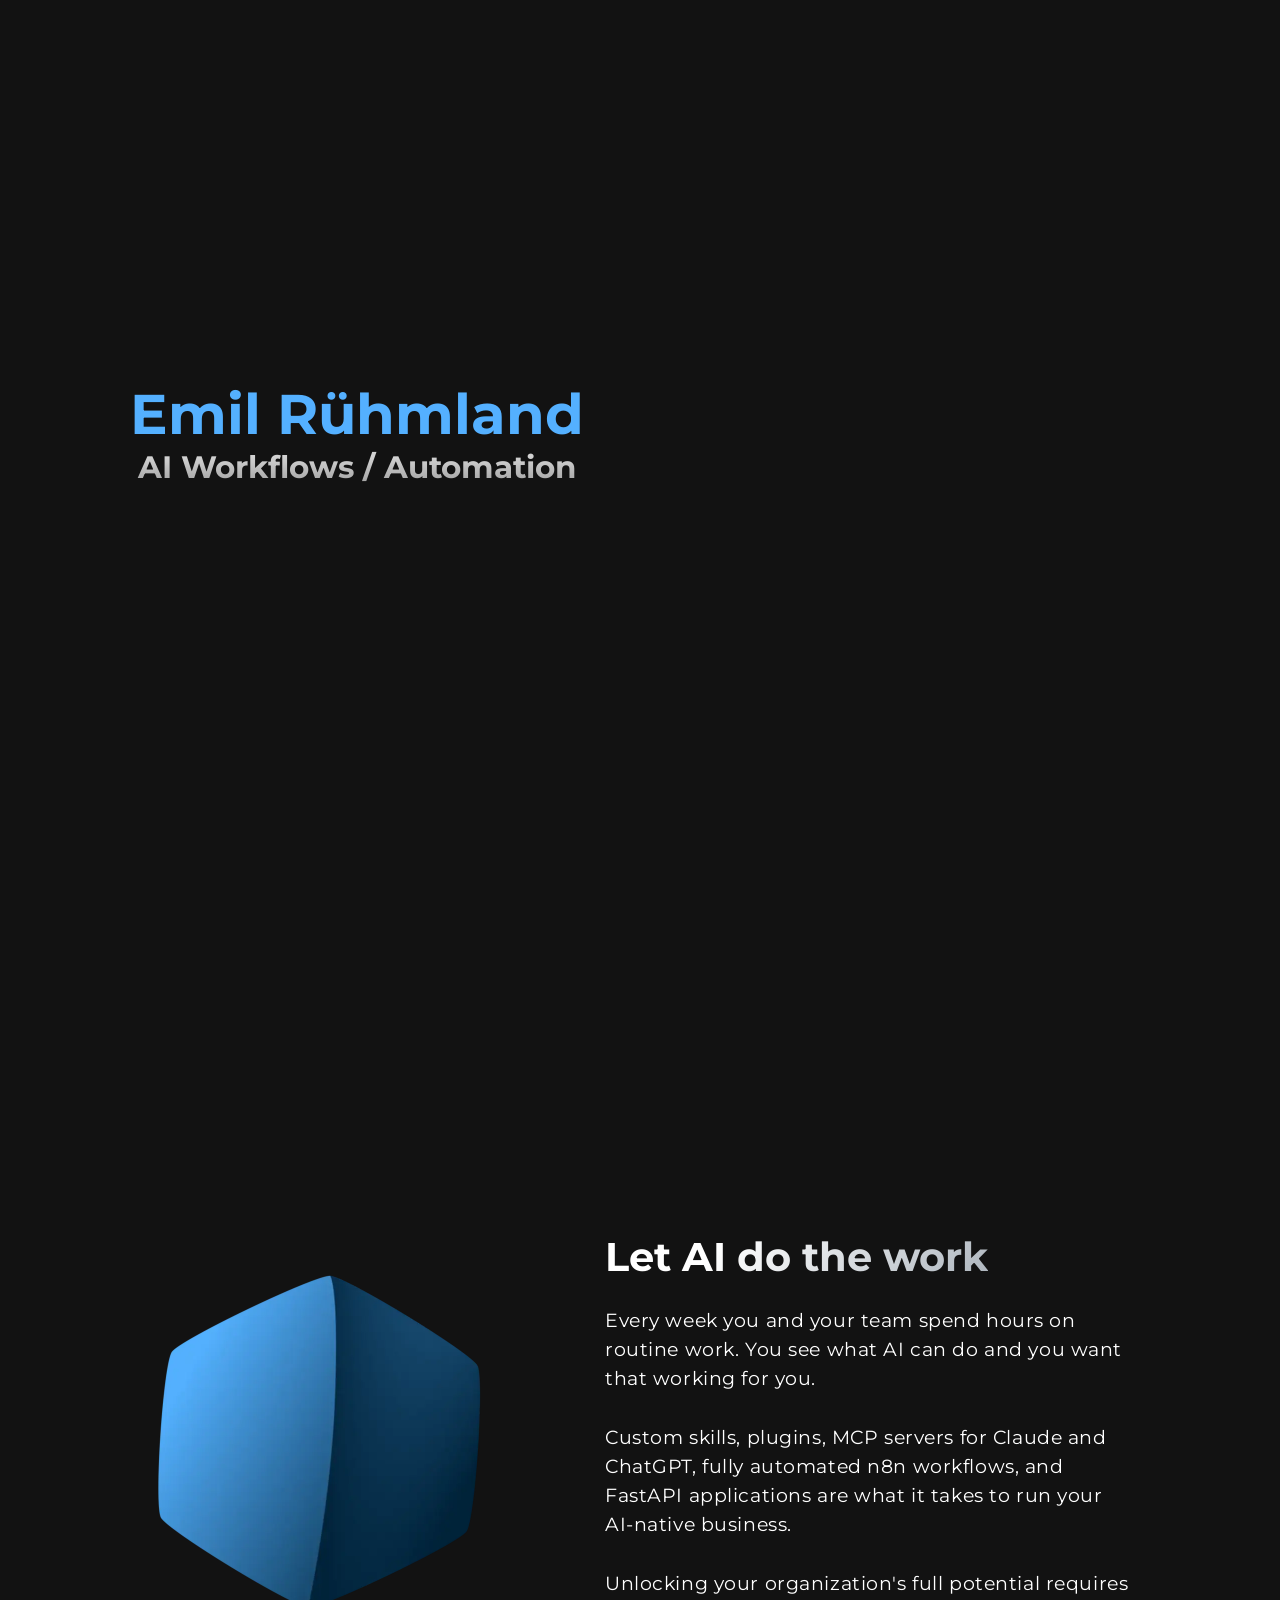
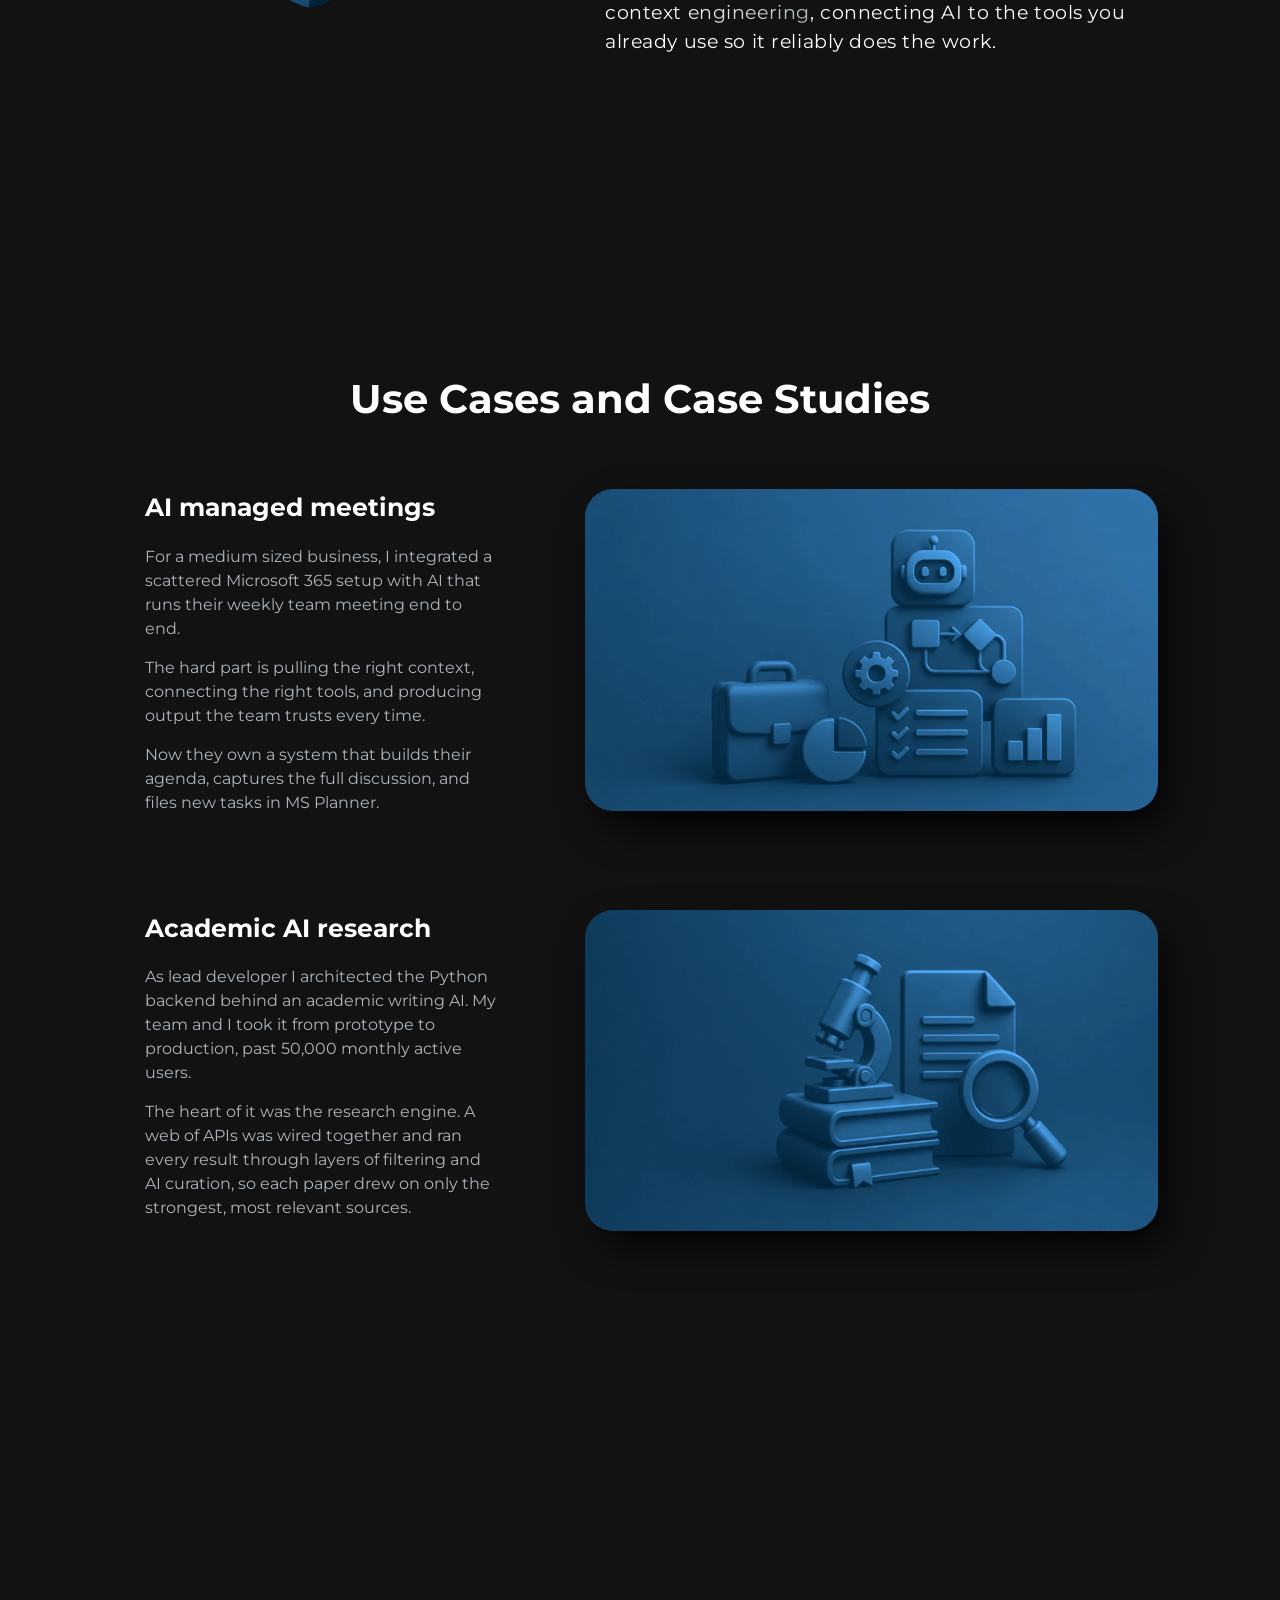
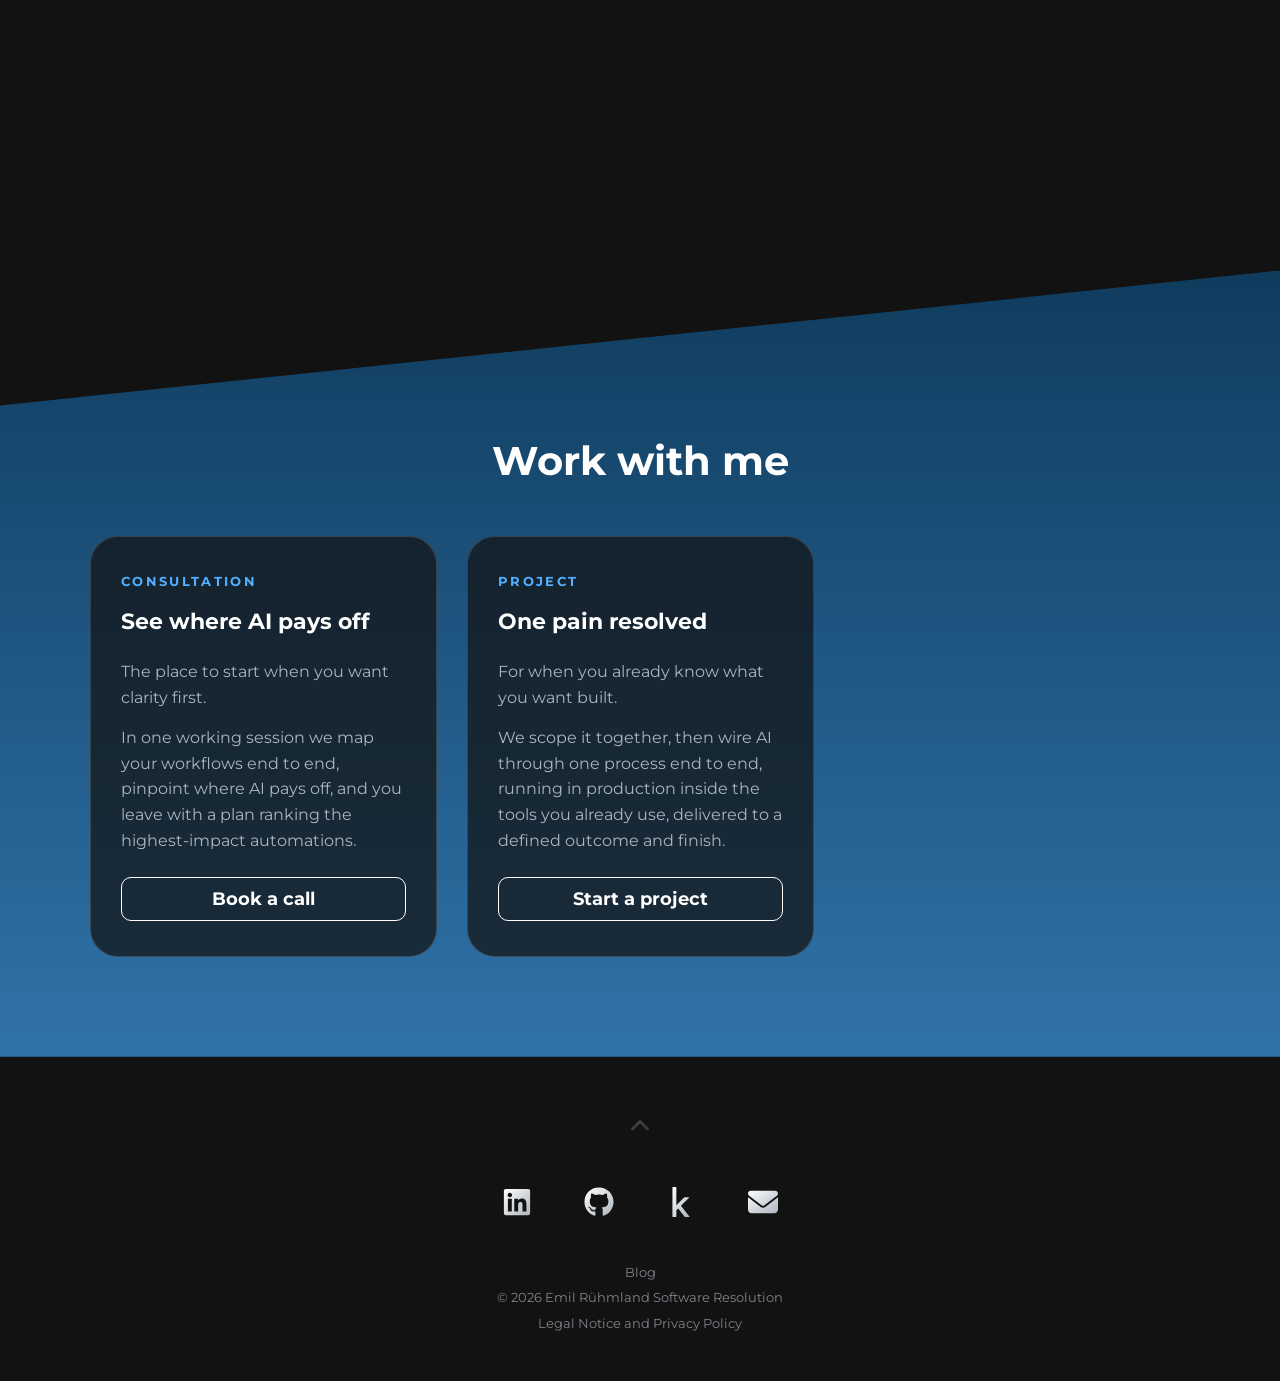
<file: index.html>
<!DOCTYPE html>
<html lang="en">

<head>
  <meta charset="UTF-8" />
  <meta http-equiv="X-UA-Compatible" content="IE=edge" />
  <meta name="viewport" content="width=device-width, initial-scale=1.0" />
  <link rel="preload" href="./assets/fonts/montserrat-var.woff2" as="font" type="font/woff2" crossorigin />
  <style>
    @font-face {
      font-family: 'Montserrat';
      font-style: normal;
      font-weight: 400 700;
      font-display: swap;
      src: url('./assets/fonts/montserrat-var.woff2') format('woff2')
    }

    @font-face {
      font-family: 'Chivo Mono';
      font-style: normal;
      font-weight: 100 400;
      font-display: swap;
      src: url('./assets/fonts/chivomono-var.woff2') format('woff2')
    }
  </style>

  <title>AI Integration &amp; Automation | Emil Rühmland</title>

  <meta name="description"
    content="AI automation for your business with n8n, FastAPI, and custom MCP servers. I wire AI into the tools you already run so it handles the repetitive work." />
  <meta name="author" content="Emil Rühmland" />
  <meta name="robots" content="index, follow" />

  <!-- Canonical URL -->
  <link rel="canonical" href="https://ruehmland.com/" />
  <link rel="alternate" type="application/rss+xml" title="Emil Rühmland" href="/feed.xml" />

  <!-- Open Graph -->
  <meta property="og:type" content="website" />
  <meta property="og:title" content="Emil Rühmland | Context Engineer" />
  <meta property="og:description"
    content="AI that does the work. I integrate AI into your business, inside the tools you already use." />
  <meta property="og:url" content="https://ruehmland.com/" />
  <meta property="og:image" content="https://ruehmland.com/assets/active/card.webp" />
  <meta property="og:image:width" content="1200" />
  <meta property="og:image:height" content="630" />
  <meta property="og:locale" content="en_US" />
  <meta property="og:site_name" content="Emil Rühmland Software Resolution" />

  <!-- Twitter Card -->
  <meta name="twitter:card" content="summary_large_image" />
  <meta name="twitter:title" content="Emil Rühmland | Context Engineer" />
  <meta name="twitter:description"
    content="AI that does the work. I integrate AI into your business, inside the tools you already use." />
  <meta name="twitter:image" content="https://ruehmland.com/assets/active/card.webp" />

  <!-- Favicon -->
  <link rel="icon" type="image/webp" href="./assets/active/favicon.webp" />

  <!-- Theme color -->
  <meta name="theme-color" content="#36d1dc" />

  <link rel="stylesheet" href="./css/main.css" />
  <script defer src="./javascript/scrollreveal.min.js"></script>
  <script defer src="./javascript/scrollveal.js"></script>

  <!-- JSON-LD Structured Data -->
  <script type="application/ld+json">
  {
    "@context": "https://schema.org",
    "@graph": [
      {
        "@type": "Person",
        "@id": "https://ruehmland.com/#emil",
        "name": "Emil Rühmland",
        "jobTitle": "Context Engineer",
        "description": "AI integration & automation for business",
        "url": "https://ruehmland.com",
        "image": "https://ruehmland.com/assets/active/logo.webp",
        "email": "emil@ruehm.land",
        "sameAs": [
          "https://www.linkedin.com/in/emilrueh/",
          "https://github.com/emilrueh/",
          "https://www.kaggle.com/emilrueh"
        ],
        "knowsAbout": [
          "AI integration",
          "AI automation",
          "context engineering",
          "MCP",
          "custom MCP development",
          "Microsoft 365 automation",
          "n8n",
          "FastAPI",
          "business process automation",
          "LLM integration"
        ],
        "worksFor": {
          "@type": "Organization",
          "name": "Emil Rühmland Software Resolution"
        }
      },
      {
        "@type": "Service",
        "serviceType": "AI integration & automation",
        "provider": { "@id": "https://ruehmland.com/#emil" },
        "areaServed": ["EU", "Remote"]
      }
    ]
  }
  </script>
</head>

<body>
  <!-- SVG Icon Sprite -->
  <svg xmlns="http://www.w3.org/2000/svg" style="position: absolute; width: 0; height: 0; overflow: hidden;">
    <defs>
      <linearGradient id="icon-gradient" x1="0%" y1="0%" x2="100%" y2="100%">
        <stop offset="0%" style="stop-color:#ffffff" />
        <stop offset="100%" style="stop-color:#adb5bd" />
      </linearGradient>
      <linearGradient id="service-icon-gradient" x1="0%" y1="100%" x2="100%" y2="0%">
        <stop offset="0%" stop-color="#54b0ff" />
        <stop offset="100%" stop-color="#2d5373" />
      </linearGradient>
    </defs>
    <symbol id="icon-linkedin" viewBox="0 0 448 512">
      <path
        d="M416 32H31.9C14.3 32 0 46.5 0 64.3v383.4C0 465.5 14.3 480 31.9 480H416c17.6 0 32-14.5 32-32.3V64.3c0-17.8-14.4-32.3-32-32.3zM135.4 416H69V202.2h66.5V416zm-33.2-243c-21.3 0-38.5-17.3-38.5-38.5S80.9 96 102.2 96c21.2 0 38.5 17.3 38.5 38.5 0 21.3-17.2 38.5-38.5 38.5zm282.1 243h-66.4V312c0-24.8-.5-56.7-34.5-56.7-34.6 0-39.9 27-39.9 54.9V416h-66.4V202.2h63.7v29.2h.9c8.9-16.8 30.6-34.5 62.9-34.5 67.2 0 79.7 44.3 79.7 101.9V416z" />
    </symbol>
    <symbol id="icon-github" viewBox="0 0 496 512">
      <path
        d="M165.9 397.4c0 2-2.3 3.6-5.2 3.6-3.3.3-5.6-1.3-5.6-3.6 0-2 2.3-3.6 5.2-3.6 3-.3 5.6 1.3 5.6 3.6zm-31.1-4.5c-.7 2 1.3 4.3 4.3 4.9 2.6 1 5.6 0 6.2-2s-1.3-4.3-4.3-5.2c-2.6-.7-5.5.3-6.2 2.3zm44.2-1.7c-2.9.7-4.9 2.6-4.6 4.9.3 2 2.9 3.3 5.9 2.6 2.9-.7 4.9-2.6 4.6-4.6-.3-1.9-3-3.2-5.9-2.9zM244.8 8C106.1 8 0 113.3 0 252c0 110.9 69.8 205.8 169.5 239.2 12.8 2.3 17.3-5.6 17.3-12.1 0-6.2-.3-40.4-.3-61.4 0 0-70 15-84.7-29.8 0 0-11.4-29.1-27.8-36.6 0 0-22.9-15.7 1.6-15.4 0 0 24.9 2 38.6 25.8 21.9 38.6 58.6 27.5 72.9 20.9 2.3-16 8.8-27.1 16-33.7-55.9-6.2-112.3-14.3-112.3-110.5 0-27.5 7.6-41.3 23.6-58.9-2.6-6.5-11.1-33.3 2.6-67.9 20.9-6.5 69 27 69 27 20-5.6 41.5-8.5 62.8-8.5s42.8 2.9 62.8 8.5c0 0 48.1-33.6 69-27 13.7 34.7 5.2 61.4 2.6 67.9 16 17.7 25.8 31.5 25.8 58.9 0 96.5-58.9 104.2-114.8 110.5 9.2 7.9 17 22.9 17 46.4 0 33.7-.3 75.4-.3 83.6 0 6.5 4.6 14.4 17.3 12.1C428.2 457.8 496 362.9 496 252 496 113.3 383.5 8 244.8 8zM97.2 352.9c-1.3 1-1 3.3.7 5.2 1.6 1.6 3.9 2.3 5.2 1 1.3-1 1-3.3-.7-5.2-1.6-1.6-3.9-2.3-5.2-1zm-10.8-8.1c-.7 1.3.3 2.9 2.3 3.9 1.6 1 3.6.7 4.3-.7.7-1.3-.3-2.9-2.3-3.9-2-.6-3.6-.3-4.3.7zm32.4 35.6c-1.6 1.3-1 4.3 1.3 6.2 2.3 2.3 5.2 2.6 6.5 1 1.3-1.3.7-4.3-1.3-6.2-2.2-2.3-5.2-2.6-6.5-1zm-11.4-14.7c-1.6 1-1.6 3.6 0 5.9 1.6 2.3 4.3 3.3 5.6 2.3 1.6-1.3 1.6-3.9 0-6.2-1.4-2.3-4-3.3-5.6-2z" />
    </symbol>
    <symbol id="icon-kaggle" viewBox="0 0 320 512">
      <path
        d="M304.2 501.5L158.4 320.3 298.2 185c2.6-2.7 1.7-10.5-5.3-10.5h-69.2c-3.5 0-7 1.8-10.5 5.3L80.9 313.5V7.5q0-7.5-7.5-7.5H21.5Q14 0 14 7.5v497q0 7.5 7.5 7.5h51.9q7.5 0 7.5-7.5v-109l30.8-29.3 110.5 140.6c3 3.5 6.5 5.3 10.5 5.3h66.5q5.25 0 6.3-5.3 1.05-5.3-1.3-7.8z" />
    </symbol>
    <symbol id="icon-envelope" viewBox="0 0 512 512">
      <path
        d="M48 64C21.5 64 0 85.5 0 112c0 15.1 7.1 29.3 19.2 38.4L236.8 313.6c11.4 8.5 27 8.5 38.4 0L492.8 150.4c12.1-9.1 19.2-23.3 19.2-38.4c0-26.5-21.5-48-48-48H48zM0 176V384c0 35.3 28.7 64 64 64H448c35.3 0 64-28.7 64-64V176L294.4 339.2c-22.8 17.1-54 17.1-76.8 0L0 176z" />
    </symbol>
    <symbol id="icon-angle-up" viewBox="0 0 448 512">
      <path
        d="M201.4 137.4c12.5-12.5 32.8-12.5 45.3 0l160 160c12.5 12.5 12.5 32.8 0 45.3s-32.8 12.5-45.3 0L224 205.3 86.6 342.6c-12.5 12.5-32.8 12.5-45.3 0s-12.5-32.8 0-45.3l160-160z" />
    </symbol>
  </svg>

  <!-- Hero Section -->
  <div id="hero">
    <div class="hero-overlay"></div>

    <section class="container hero-content">
      <div class="hero-title-group">
        <h1 class="hero-title">
          <span class="text-color-main name">Emil Rühmland</span>
          <br />
          <span class="company-name">AI Workflows / Automation</span>
        </h1>
      </div>
    </section>
    <a href="#about" class="scroll-down-link" aria-label="scroll-down">
      <div class="scroll-down"></div>
    </a>
  </div>
  <!-- /END Hero Section -->

  <!-- About Section -->
  <section id="about">
    <div class="container">
      <div class="row about-wrapper">
        <div class="about-wrapper__image">
          <img class="img-fluid" src="./assets/active/logo.webp" alt="Emil Rühmland Software Resolution logo"
            width="700" height="700" loading="lazy" />
        </div>
        <div class="about-wrapper__info">
          <h2 class="section-title">
            <span class="text-color-highlight">Let AI do the work</span>
          </h2>
          <p class="about-wrapper__info-text">
            Every week you and your team spend hours on routine work. You see what AI can do and you want that
            working for you.
          </p>
          <p class="about-wrapper__info-text">
            Custom skills, plugins, MCP servers for Claude and ChatGPT, fully automated n8n
            workflows, and FastAPI applications are what it takes to run your AI-native business.
          </p>
          <p class="about-wrapper__info-text">Unlocking your organization's full potential requires
            <span class="text-color-highlight">context engineering</span>, connecting AI to the tools you
            already use so it reliably does the work.
          </p>
          <img class="about-wrapper__logo-inline" src="./assets/active/logo-90.webp"
            alt="Emil Rühmland Software Resolution logo" width="90" height="90" loading="lazy" />
        </div>
      </div>
    </div>
  </section>
  <!-- /END About Section -->

  <!-- Projects Section -->
  <section id="projects">
    <div class="container">
      <div class="project-wrapper">
        <h2 class="section-title">Use Cases and Case Studies</h2>

        <!-- Each .row is a project -->
        <article class="row">
          <div class="project-wrapper__text">
            <h3 class="project-wrapper__text-title">AI managed meetings</h3>
            <p class="project-wrapper__text-info">
              For a medium sized business, I integrated a scattered Microsoft 365 setup with AI
              that runs their weekly team meeting end to end.
            </p>
            <p class="project-wrapper__text-info">
              The hard part is pulling the right
              context, connecting the right tools, and producing output the team trusts every time.
            </p>
            <p class="project-wrapper__text-info">
              Now they own a system that builds their agenda, captures the full discussion, and files new tasks in
              MS Planner.
            </p>
          </div>
          <div class="project-wrapper__image">
            <div class="thumbnail rounded">
              <img src="./assets/active/businessworkflows.webp" class="img-fluid"
                alt="AI meeting assistant integrated with Microsoft 365 for a mid-sized business" width="1600"
                height="900" loading="lazy" />
            </div>
          </div>
        </article>
        <!-- /END Project -->

        <!-- Each .row is a project -->
        <article class="row">
          <div class="project-wrapper__text">
            <h3 class="project-wrapper__text-title">Academic AI research</h3>
            <p class="project-wrapper__text-info">
              As lead developer I architected the Python backend behind an academic writing AI. My team and I took
              it from prototype to production, past 50,000 monthly active users.
            </p>
            <p class="project-wrapper__text-info">
              The heart of it was the research engine. A web of APIs was wired together and ran every
              result through layers of filtering and AI curation, so each paper drew on
              only the strongest, most relevant sources.
            </p>
          </div>
          <div class="project-wrapper__image">
            <div class="thumbnail rounded">
              <img src="./assets/active/academicresearch.webp" class="img-fluid"
                alt="Academic writing AI with a Python research engine" width="1600" height="900" loading="lazy" />
            </div>
          </div>
        </article>
        <!-- /END Project -->

        <!-- Each .row is a project -->
        <article class="row">
          <div class="project-wrapper__text">
            <h3 class="project-wrapper__text-title">A game world run by AI</h3>
            <p class="project-wrapper__text-info">
              A multiplayer RPG where a team of AI agents narrates and builds the story in real
              time, driving the plot, summarizing to hold the lore, and
              <a href="./blog/transparent-backgrounds-for-ai-art">spawning assets to paint the world</a> as
              it unfolds, each anchored to the same shared game state. The story holds together across hours of
              open-ended play.
            </p>
            <p class="project-wrapper__text-info">
              FastAPI orchestrates the agents, a Lua frontend renders the world, an n8n pipeline talks to illustrators
              on the fly.
            </p>
          </div>
          <div class="project-wrapper__image">
            <div class="thumbnail rounded">
              <img src="./assets/active/roleplayinggame.webp" class="img-fluid"
                alt="Multiplayer RPG narrated in real time by a team of AI agents" width="1600" height="900"
                loading="lazy" />
            </div>
          </div>
        </article>
        <!-- /END Project -->
      </div>
    </div>
  </section>
  <!-- /END Projects Section -->

  <!-- Contact Section -->
  <section id="contact">
    <div class="container">
      <h2 class="section-title">Work with me</h2>
      <div class="pricing-grid">
        <article class="pricing-card">
          <p class="pricing-card__label">Consultation</p>
          <h3 class="pricing-card__title">See where AI pays off</h3>
          <p class="pricing-card__lead">The place to start when you want clarity first.</p>
          <p class="pricing-card__desc">In one working session we map your workflows end to end,
            pinpoint where AI pays off, and you leave with a plan ranking the highest-impact automations.</p>
          <a href="https://cal.com/emilrueh/consultation" target="_blank" rel="noopener noreferrer"
            class="cta-btn cta-btn--contact pricing-card__cta">Book a call</a>
        </article>
        <article class="pricing-card">
          <p class="pricing-card__label">Project</p>
          <h3 class="pricing-card__title">One pain resolved</h3>
          <p class="pricing-card__lead">For when you already know what you want built.</p>
          <p class="pricing-card__desc">We scope it together, then wire AI through one process end to
            end, running in production inside the tools you already use, delivered to a defined outcome
            and finish.</p>
          <a href="https://cal.com/emilrueh/project" target="_blank" rel="noopener noreferrer"
            class="cta-btn cta-btn--contact pricing-card__cta">Start a project</a>
        </article>
        <article class="pricing-card">
          <p class="pricing-card__label">Partnership</p>
          <h3 class="pricing-card__title">Your AI-native business</h3>
          <p class="pricing-card__lead">For making AI part of how the whole business runs.</p>
          <p class="pricing-card__desc">We work process by process across the company, each one scoped
            and delivered like a project, with continuous rollout, upkeep, and priority access as your
            needs grow.</p>
          <a href="https://cal.com/emilrueh/partnership" target="_blank" rel="noopener noreferrer"
            class="cta-btn cta-btn--contact pricing-card__cta">Let's talk</a>
        </article>
      </div>
    </div>
  </section>
  <!-- END Contact Section -->

  <!-- Footer Section -->
  <footer class="footer">
    <div class="container">
      <a href="#hero" class="back-to-top" aria-label="back to top">
        <svg class="icon icon-angle-up" aria-hidden="true">
          <use href="#icon-angle-up"></use>
        </svg>
      </a>
      <div class="social-links">
        <a href="https://www.linkedin.com/in/emilrueh/" target="_blank" rel="noopener noreferrer" aria-label="linkedin">
          <svg class="icon">
            <use href="#icon-linkedin"></use>
          </svg>
        </a>
        <a href="https://github.com/emilrueh/" target="_blank" rel="noopener noreferrer" aria-label="github">
          <svg class="icon">
            <use href="#icon-github"></use>
          </svg>
        </a>
        <a href="https://www.kaggle.com/emilrueh" target="_blank" rel="noopener noreferrer" aria-label="kaggle">
          <svg class="icon">
            <use href="#icon-kaggle"></use>
          </svg>
        </a>
        <a href="mailto:emil@ruehm.land" target="_blank" rel="noopener noreferrer" aria-label="email">
          <svg class="icon">
            <use href="#icon-envelope"></use>
          </svg>
        </a>
      </div>
      <p class="footer__text">
        <a href="./blog/">Blog</a>
      </p>
      <p class="footer__text">
        &copy; <span id="year"></span> Emil Rühmland Software Resolution
      </p>
      <p class="footer__text">
        <a href="./legal">Legal Notice</a> and
        <a href="./privacy">Privacy Policy</a>
      </p>
      <script>
        document.getElementById('year').textContent = new Date().getFullYear();
      </script>
    </div>
  </footer>
  <!-- END Footer Section -->

  <script defer src="./javascript/vanilla-tilt.min.js"></script>
  <script defer src="./javascript/valtilt.js"></script>
  <script defer src="./javascript/crudeletters.js"></script>
  <script defer src="./javascript/readability.js"></script>
  <script defer src="./javascript/binary.js"></script>
</body>

</html>
</file>
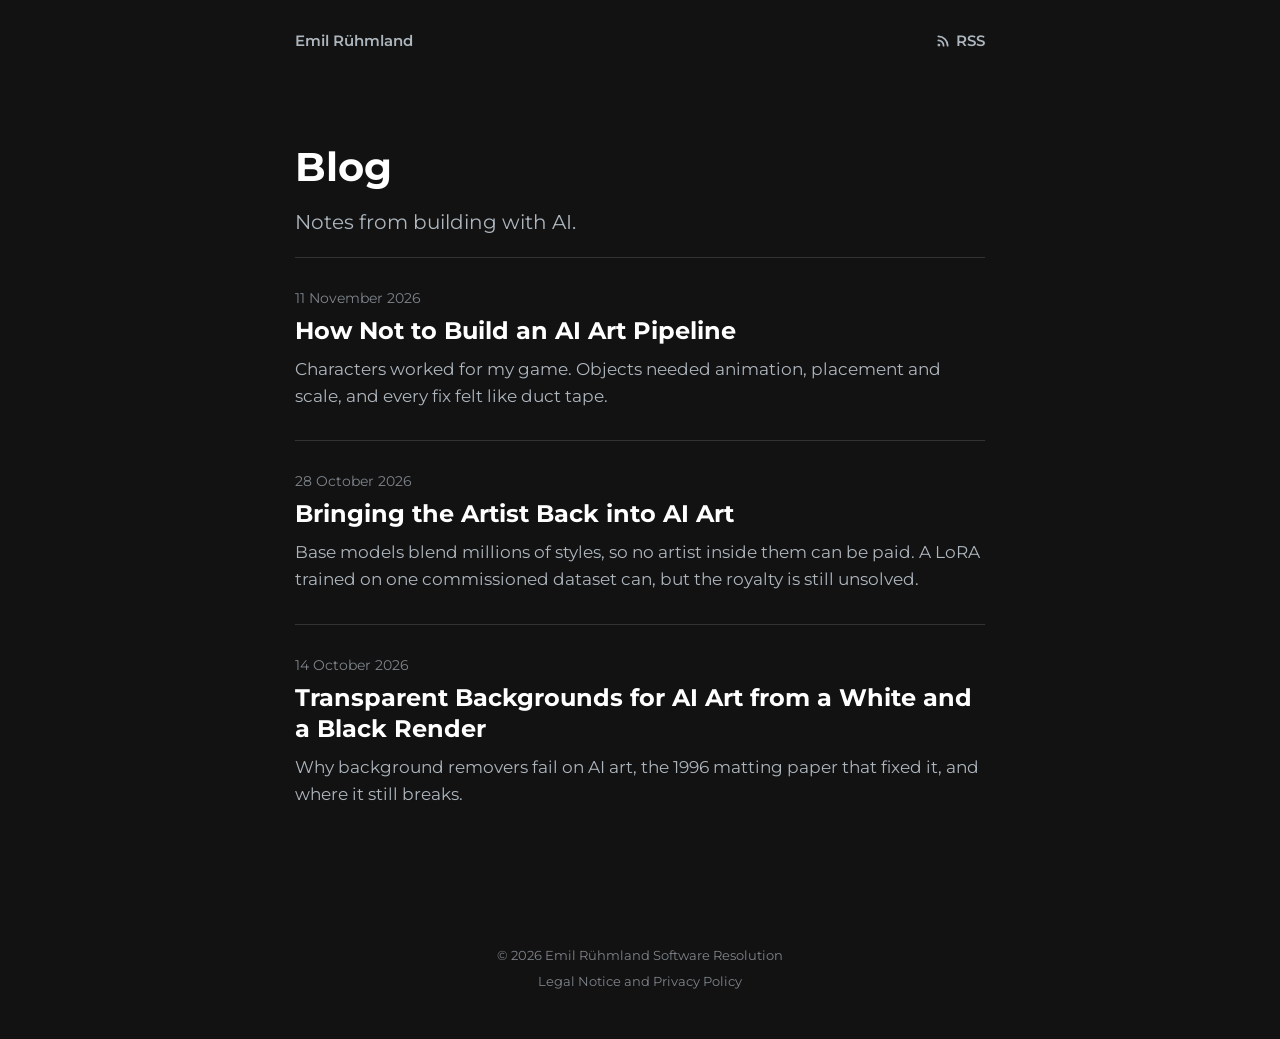
<file: blog/index.html>
<!DOCTYPE html>
<html lang="en">

<head>
  <meta charset="UTF-8" />
  <meta name="viewport" content="width=device-width, initial-scale=1.0" />
  <link rel="preload" href="/assets/fonts/montserrat-var.woff2" as="font" type="font/woff2" crossorigin />
  <link rel="stylesheet" href="/css/fonts.css" />

  <title>Blog | Emil Rühmland</title>

  <meta name="description"
    content="Notes from building with AI: generative asset pipelines, LoRAs, and wiring AI into real tools." />
  <meta name="author" content="Emil Rühmland" />
  <meta name="robots" content="index, follow" />

  <link rel="canonical" href="https://ruehmland.com/blog/" />
  <link rel="alternate" type="application/rss+xml" title="Emil Rühmland" href="/feed.xml" />

  <!-- Open Graph -->
  <meta property="og:type" content="website" />
  <meta property="og:title" content="Blog | Emil Rühmland" />
  <meta property="og:description"
    content="Notes from building with AI: generative asset pipelines, LoRAs, and wiring AI into real tools." />
  <meta property="og:url" content="https://ruehmland.com/blog/" />
  <meta property="og:image" content="https://ruehmland.com/assets/active/card.webp" />
  <meta property="og:image:width" content="1200" />
  <meta property="og:image:height" content="630" />
  <meta property="og:locale" content="en_US" />
  <meta property="og:site_name" content="Emil Rühmland" />

  <link rel="icon" type="image/webp" href="/assets/active/favicon.webp" />
  <meta name="theme-color" content="#36d1dc" />

  <link rel="stylesheet" href="/css/main.css" />
  <link rel="stylesheet" href="/css/blog.css" />
  <script src="/js/feed.js" defer></script>
</head>

<body>
  <nav class="blog-nav">
    <a href="/">Emil Rühmland</a>
    <a class="blog-nav__feed" href="/feed.xml" title="Copy RSS feed URL">
      <svg viewBox="0 0 24 24" aria-hidden="true"><path d="M4 11a9 9 0 0 1 9 9" /><path d="M4 4a16 16 0 0 1 16 16" /><circle cx="5" cy="19" r="1" /></svg>
      <span>RSS</span>
    </a>
  </nav>

  <main class="blog">
    <h1 class="blog__title">Blog</h1>
    <p class="blog__subtitle">Notes from building with AI.</p>

    <ul class="post-list">
      <li class="post-list__item">
        <time datetime="2026-11-11">11 November 2026</time>
        <a href="/blog/ai-asset-pipeline">How Not to Build an AI Art Pipeline</a>
        <p>Characters worked for my game. Objects needed animation, placement and scale, and every fix felt like duct tape.</p>
      </li>
      <li class="post-list__item">
        <time datetime="2026-10-28">28 October 2026</time>
        <a href="/blog/bringing-the-artist-back-into-ai-art">Bringing the Artist Back into AI Art</a>
        <p>Base models blend millions of styles, so no artist inside them can be paid. A LoRA trained on one commissioned dataset can, but the royalty is still unsolved.</p>
      </li>
      <li class="post-list__item">
        <time datetime="2026-10-14">14 October 2026</time>
        <a href="/blog/transparent-backgrounds-for-ai-art">Transparent Backgrounds for AI Art from a White and
          a Black Render</a>
        <p>Why background removers fail on AI art, the 1996 matting paper that fixed it, and where it still breaks.</p>
      </li>
    </ul>
  </main>

  <footer class="footer">
    <div class="container">
      <p class="footer__text">
        &copy; <span id="year"></span> Emil Rühmland Software Resolution
      </p>
      <p class="footer__text">
        <a href="/legal">Legal Notice</a> and
        <a href="/privacy">Privacy Policy</a>
      </p>
      <script>
        document.getElementById('year').textContent = new Date().getFullYear();
      </script>
    </div>
  </footer>
</body>

</html>
</file>
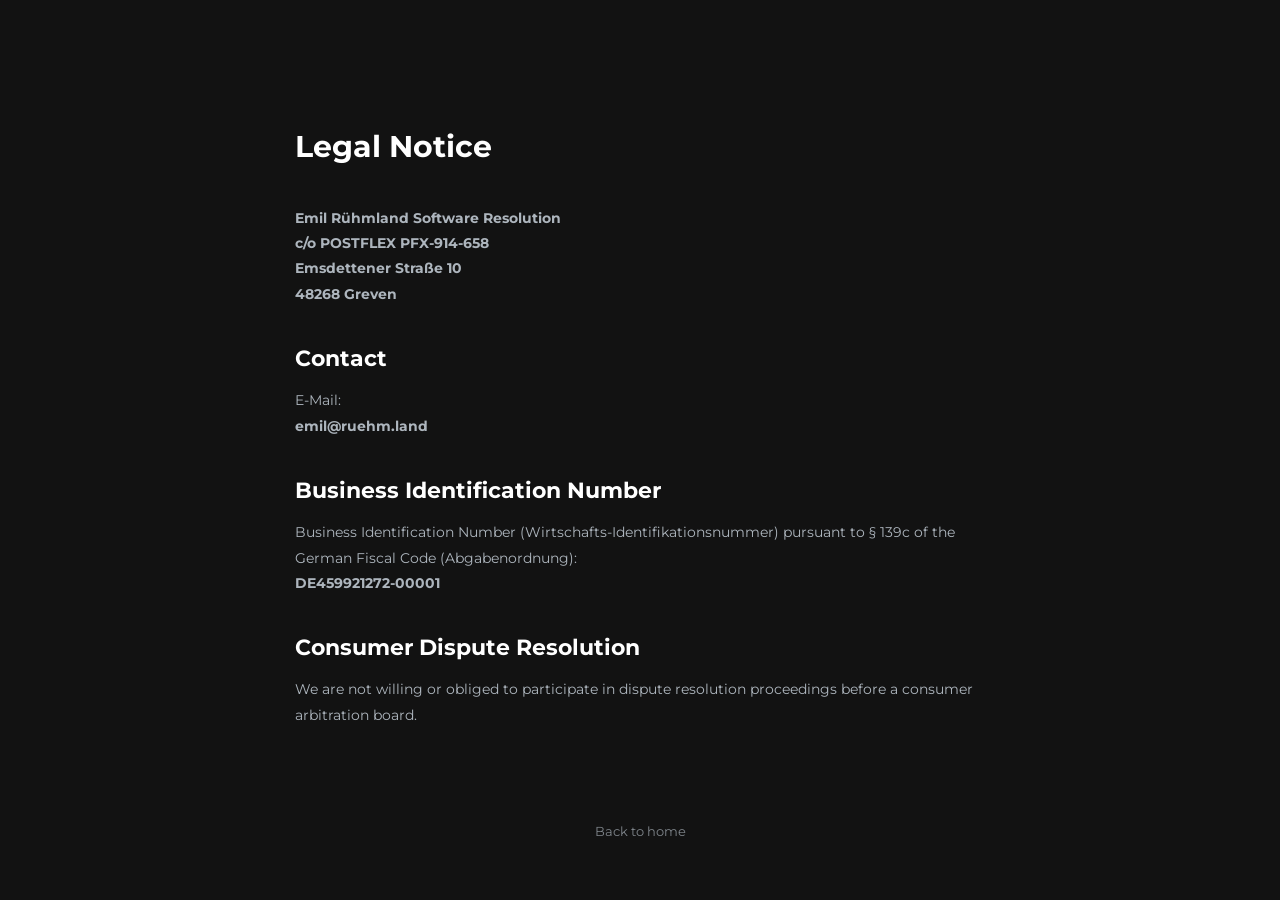
<file: impressum.html>
<!DOCTYPE html>
<html lang="en">

<head>
  <meta charset="UTF-8" />
  <meta http-equiv="X-UA-Compatible" content="IE=edge" />
  <meta name="viewport" content="width=device-width, initial-scale=1.0" />
  <link rel="stylesheet" href="./css/fonts.css" />

  <title>Legal Notice | Emil Rühmland Software Resolution</title>

  <meta name="robots" content="noindex, follow" />
  <meta name="author" content="Emil Rühmland" />

  <link rel="canonical" href="https://ruehmland.com/impressum" />

  <link rel="icon" type="image/webp" href="./assets/active/favicon.webp" />
  <meta name="theme-color" content="#36d1dc" />

  <link rel="stylesheet" href="./css/main.css" />
  <link rel="stylesheet" href="./css/legal.css" />
</head>

<body>
  <main>
    <section style="padding-top: 12rem; padding-bottom: 2rem;">
      <div class="container legal"
        style="text-align: left; max-width: 72rem; color: var(--text-light-grey); line-height: 1.8;">
        <h1 class="section-title" style="text-align: left; margin-bottom: 3.2rem;">Legal Notice</h1>

        <p><strong>
            Emil R&uuml;hmland Software Resolution<br />
            c/o POSTFLEX PFX-914-658<br />
            Emsdettener Stra&szlig;e 10<br />
            48268 Greven
          </strong></p>

        <h2>Contact</h2>
        <p>E-Mail:<br />
          <strong>emil@ruehm.land</strong>
        </p>

        <h2>Business Identification Number</h2>
        <p>Business Identification Number (Wirtschafts-Identifikationsnummer) pursuant to &sect; 139c of the German
          Fiscal Code (Abgabenordnung):<br />
          <strong>DE459921272-00001</strong>
        </p>

        <h2>Consumer Dispute Resolution</h2>
        <p>
          We are not willing or obliged to participate in dispute resolution proceedings before a consumer
          arbitration board.
        </p>
      </div>
    </section>
  </main>

  <footer class="footer">
    <div class="container">
      <p class="footer__text">
        <a href="./">Back to home</a>
      </p>
    </div>
  </footer>
</body>

</html>
</file>
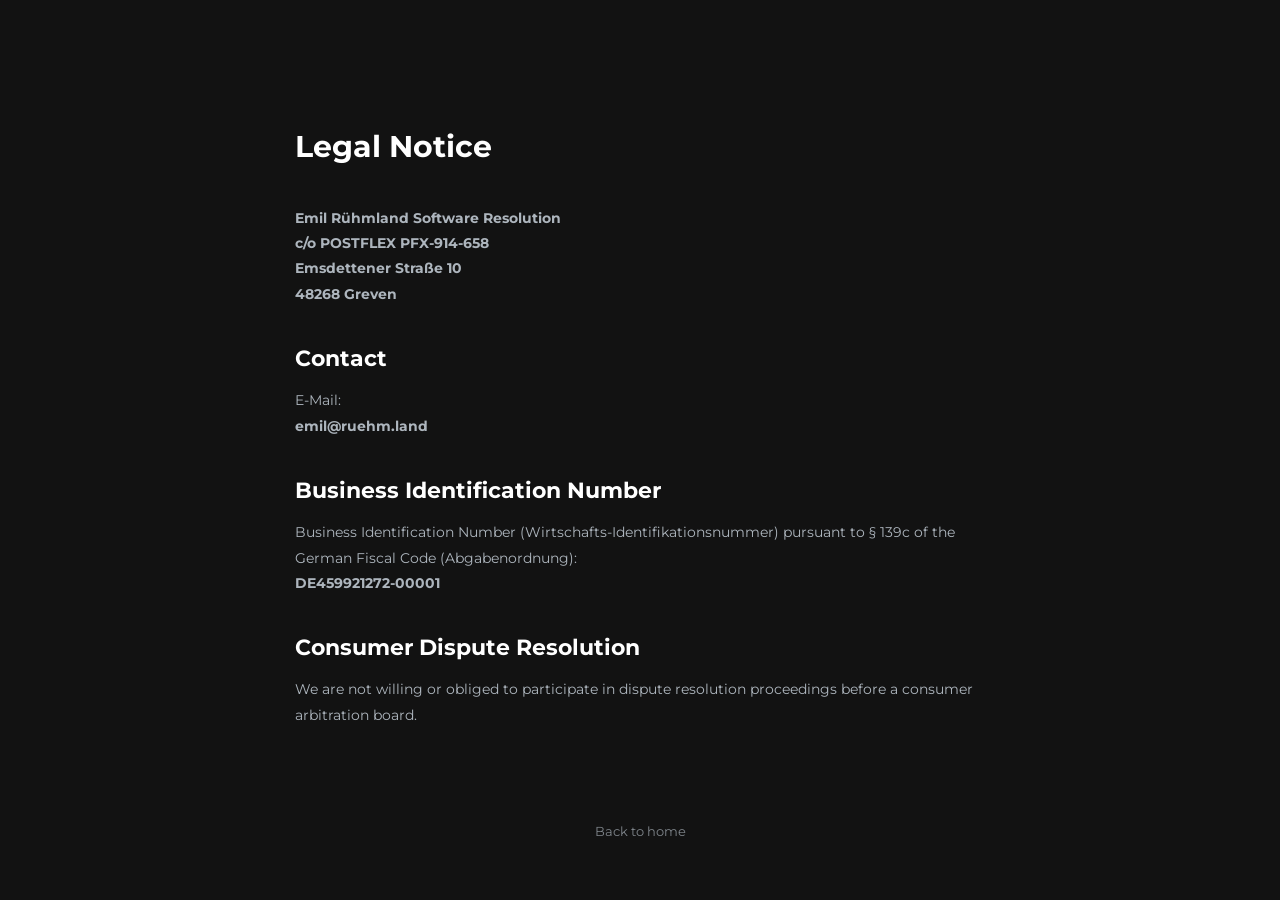
<file: legal.html>
<!DOCTYPE html>
<html lang="en">

<head>
  <meta charset="UTF-8" />
  <meta http-equiv="X-UA-Compatible" content="IE=edge" />
  <meta name="viewport" content="width=device-width, initial-scale=1.0" />
  <link rel="stylesheet" href="./css/fonts.css" />

  <title>Legal Notice | Emil Rühmland Software Resolution</title>

  <meta name="robots" content="noindex, follow" />
  <meta name="author" content="Emil Rühmland" />

  <link rel="canonical" href="https://ruehmland.com/legal" />

  <link rel="icon" type="image/webp" href="./assets/active/favicon.webp" />
  <meta name="theme-color" content="#36d1dc" />

  <link rel="stylesheet" href="./css/main.css" />
  <link rel="stylesheet" href="./css/legal.css" />
</head>

<body>
  <main>
    <section style="padding-top: 12rem; padding-bottom: 2rem;">
      <div class="container legal"
        style="text-align: left; max-width: 72rem; color: var(--text-light-grey); line-height: 1.8;">
        <h1 class="section-title" style="text-align: left; margin-bottom: 3.2rem;">Legal Notice</h1>

        <p><strong>
            Emil R&uuml;hmland Software Resolution<br />
            c/o POSTFLEX PFX-914-658<br />
            Emsdettener Stra&szlig;e 10<br />
            48268 Greven
          </strong></p>

        <h2>Contact</h2>
        <p>E-Mail:<br />
          <strong>emil@ruehm.land</strong>
        </p>

        <h2>Business Identification Number</h2>
        <p>Business Identification Number (Wirtschafts-Identifikationsnummer) pursuant to &sect; 139c of the German
          Fiscal Code (Abgabenordnung):<br />
          <strong>DE459921272-00001</strong>
        </p>

        <h2>Consumer Dispute Resolution</h2>
        <p>
          We are not willing or obliged to participate in dispute resolution proceedings before a consumer
          arbitration board.
        </p>
      </div>
    </section>
  </main>

  <footer class="footer">
    <div class="container">
      <p class="footer__text">
        <a href="./">Back to home</a>
      </p>
    </div>
  </footer>
</body>

</html>
</file>
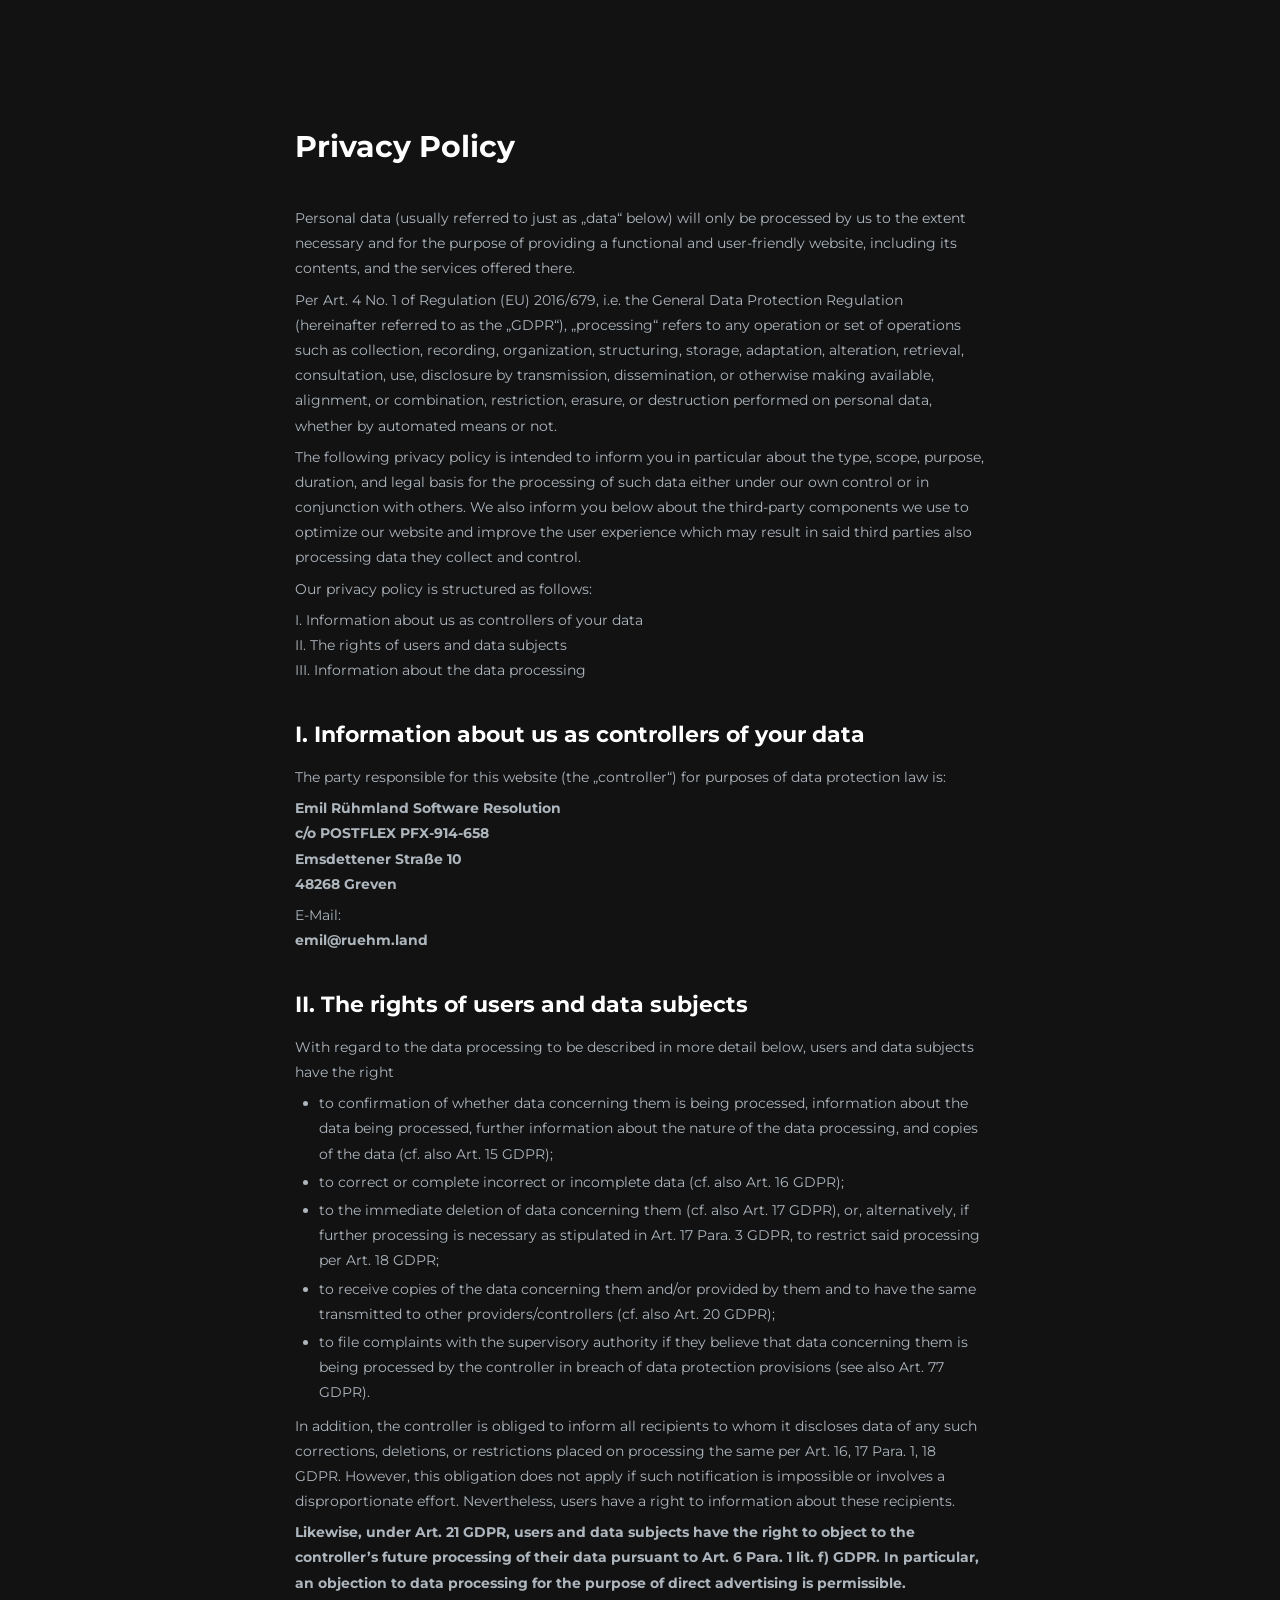
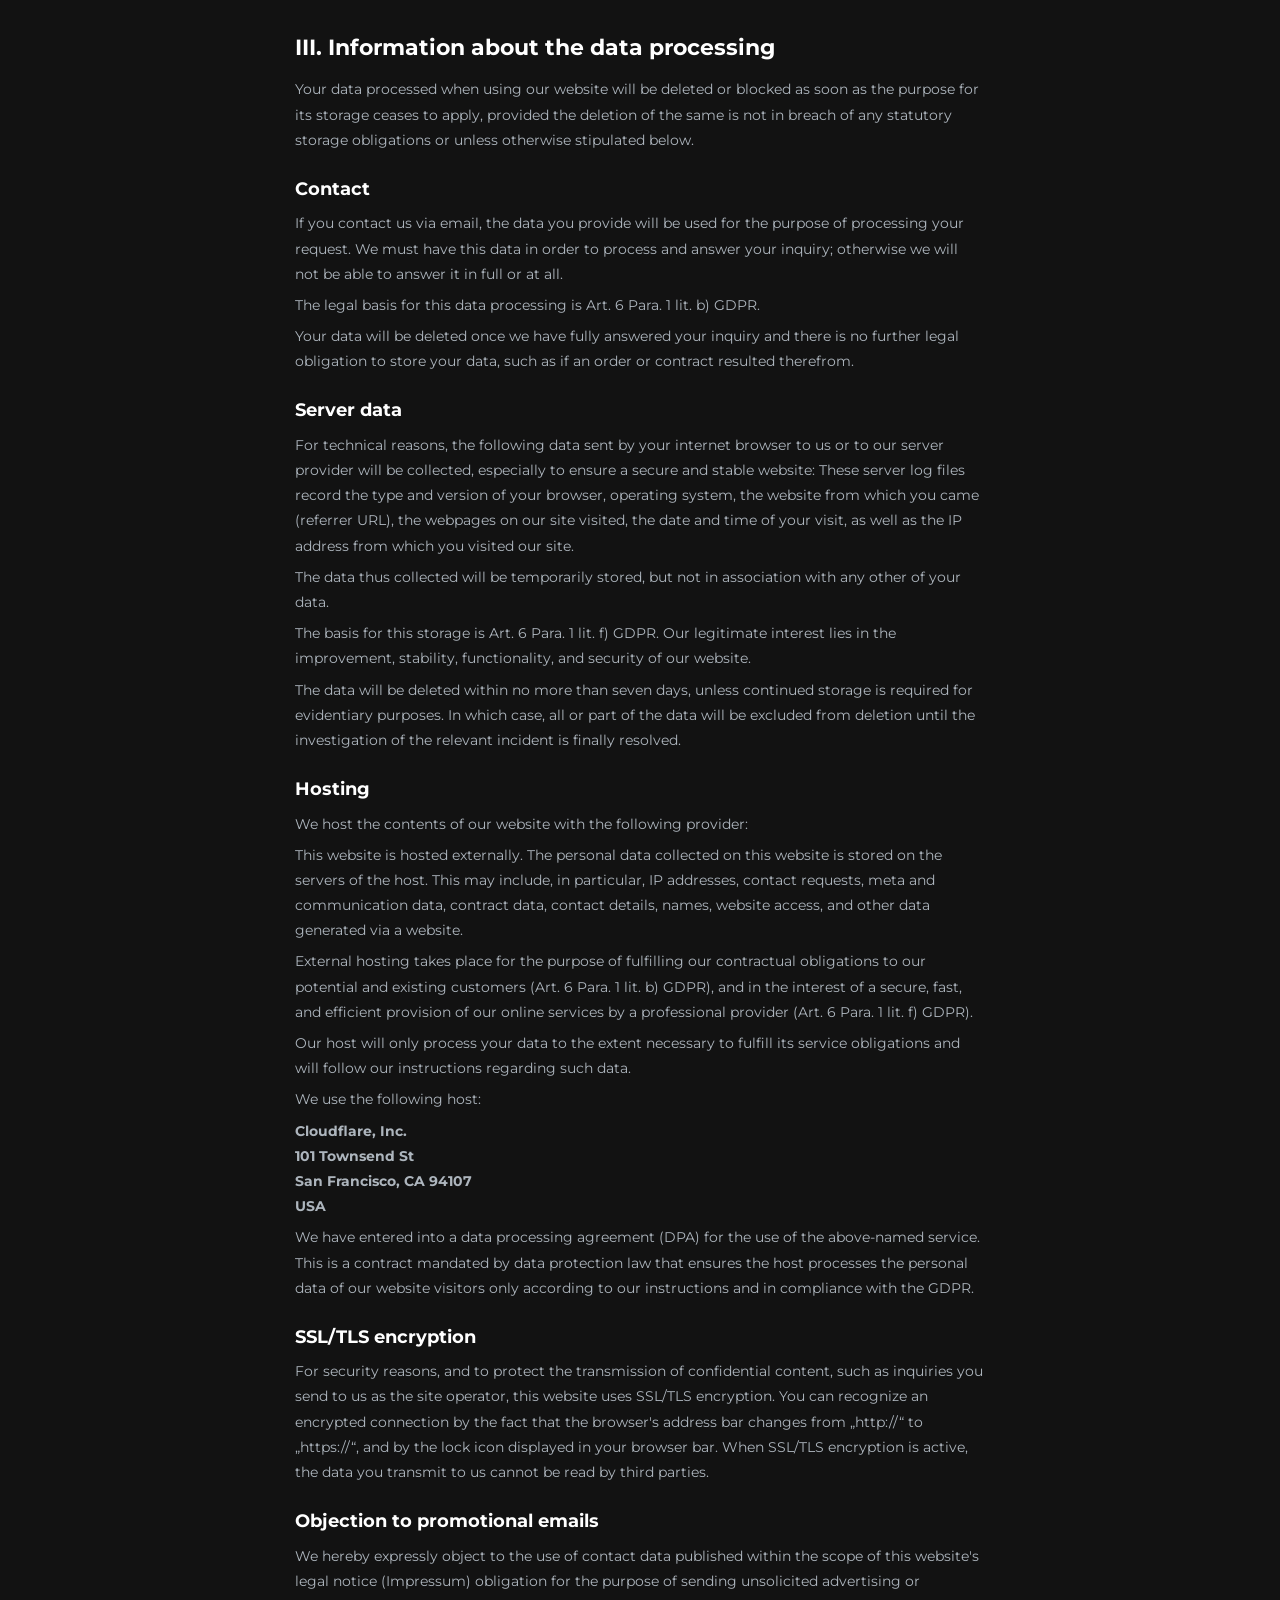
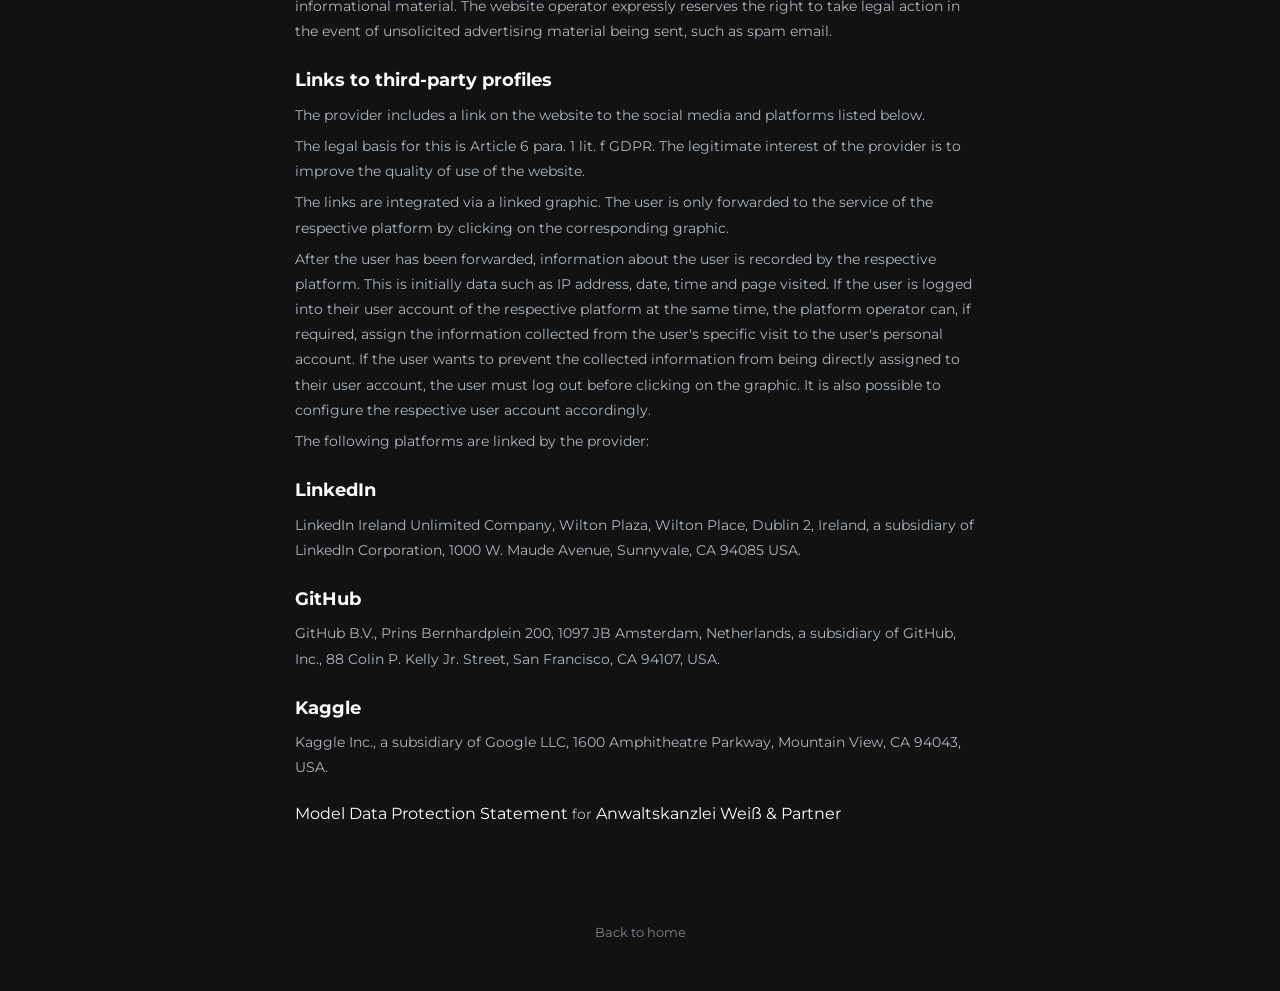
<file: privacy.html>
<!DOCTYPE html>
<html lang="en">

<head>
  <meta charset="UTF-8" />
  <meta http-equiv="X-UA-Compatible" content="IE=edge" />
  <meta name="viewport" content="width=device-width, initial-scale=1.0" />
  <link rel="stylesheet" href="./css/fonts.css" />

  <title>Privacy Policy | Emil Rühmland Software Resolution</title>

  <meta name="robots" content="noindex, follow" />
  <meta name="author" content="Emil Rühmland" />

  <link rel="canonical" href="https://ruehmland.com/privacy" />

  <link rel="icon" type="image/webp" href="./assets/active/favicon.webp" />
  <meta name="theme-color" content="#36d1dc" />

  <link rel="stylesheet" href="./css/main.css" />
  <link rel="stylesheet" href="./css/legal.css" />
</head>

<body>
  <main>
    <section style="padding-top: 12rem; padding-bottom: 2rem;">
      <div class="container legal" style="text-align: left; max-width: 72rem; color: var(--text-light-grey); line-height: 1.8;">
        <h1 class="section-title" style="text-align: left; margin-bottom: 3.2rem;">Privacy Policy</h1>

        <p>Personal data (usually referred to just as &bdquo;data&ldquo; below) will only be processed by us to the
          extent necessary and for the purpose of providing a functional and user-friendly website, including its
          contents, and the services offered there.</p>

        <p>Per Art. 4 No. 1 of Regulation (EU) 2016/679, i.e. the General Data Protection Regulation (hereinafter
          referred to as the &bdquo;GDPR&ldquo;), &bdquo;processing&ldquo; refers to any operation or set of
          operations such as collection, recording, organization, structuring, storage, adaptation, alteration,
          retrieval, consultation, use, disclosure by transmission, dissemination, or otherwise making available,
          alignment, or combination, restriction, erasure, or destruction performed on personal data, whether by
          automated means or not.</p>

        <p>The following privacy policy is intended to inform you in particular about the type, scope, purpose,
          duration, and legal basis for the processing of such data either under our own control or in conjunction
          with others. We also inform you below about the third-party components we use to optimize our website and
          improve the user experience which may result in said third parties also processing data they collect and
          control.</p>

        <p>Our privacy policy is structured as follows:</p>

        <p>I. Information about us as controllers of your data<br />II. The rights of users and data subjects<br />III.
          Information about the data processing</p>

        <h2>I. Information about us as controllers of your data</h2>

        <p>The party responsible for this website (the &bdquo;controller&ldquo;) for purposes of data protection law
          is:</p>

        <p><strong>
            Emil R&uuml;hmland Software Resolution<br />
            c/o POSTFLEX PFX-914-658<br />
            Emsdettener Stra&szlig;e 10<br />
            48268 Greven
          </strong></p>

        <p>E-Mail:<br />
          <strong>emil@ruehm.land</strong>
        </p>

        <h2>II. The rights of users and data subjects</h2>

        <p>With regard to the data processing to be described in more detail below, users and data subjects have the
          right</p>

        <ul>
          <li>to confirmation of whether data concerning them is being processed, information about the data being
            processed, further information about the nature of the data processing, and copies of the data (cf. also
            Art. 15 GDPR);</li>
          <li>to correct or complete incorrect or incomplete data (cf. also Art. 16 GDPR);</li>
          <li>to the immediate deletion of data concerning them (cf. also Art. 17 GDPR), or, alternatively, if further
            processing is necessary as stipulated in Art. 17 Para. 3 GDPR, to restrict said processing per Art. 18
            GDPR;</li>
          <li>to receive copies of the data concerning them and/or provided by them and to have the same transmitted
            to other providers/controllers (cf. also Art. 20 GDPR);</li>
          <li>to file complaints with the supervisory authority if they believe that data concerning them is being
            processed by the controller in breach of data protection provisions (see also Art. 77 GDPR).</li>
        </ul>

        <p>In addition, the controller is obliged to inform all recipients to whom it discloses data of any such
          corrections, deletions, or restrictions placed on processing the same per Art. 16, 17 Para. 1, 18 GDPR.
          However, this obligation does not apply if such notification is impossible or involves a disproportionate
          effort. Nevertheless, users have a right to information about these recipients.</p>

        <p><strong>Likewise, under Art. 21 GDPR, users and data subjects have the right to object to the
            controller&rsquo;s future processing of their data pursuant to Art. 6 Para. 1 lit. f) GDPR. In
            particular, an objection to data processing for the purpose of direct advertising is
            permissible.</strong></p>

        <h2>III. Information about the data processing</h2>

        <p>Your data processed when using our website will be deleted or blocked as soon as the purpose for its
          storage ceases to apply, provided the deletion of the same is not in breach of any statutory storage
          obligations or unless otherwise stipulated below.</p>

        <h3>Contact</h3>
        <p>If you contact us via email, the data you provide will be used for the purpose of processing your
          request. We must have this data in order to process and answer your inquiry; otherwise we will not be able
          to answer it in full or at all.</p>
        <p>The legal basis for this data processing is Art. 6 Para. 1 lit. b) GDPR.</p>
        <p>Your data will be deleted once we have fully answered your inquiry and there is no further legal
          obligation to store your data, such as if an order or contract resulted therefrom.</p>

        <h3>Server data</h3>
        <p>For technical reasons, the following data sent by your internet browser to us or to our server provider
          will be collected, especially to ensure a secure and stable website: These server log files record the
          type and version of your browser, operating system, the website from which you came (referrer URL), the
          webpages on our site visited, the date and time of your visit, as well as the IP address from which you
          visited our site.</p>
        <p>The data thus collected will be temporarily stored, but not in association with any other of your data.</p>
        <p>The basis for this storage is Art. 6 Para. 1 lit. f) GDPR. Our legitimate interest lies in the
          improvement, stability, functionality, and security of our website.</p>
        <p>The data will be deleted within no more than seven days, unless continued storage is required for
          evidentiary purposes. In which case, all or part of the data will be excluded from deletion until the
          investigation of the relevant incident is finally resolved.</p>

        <h3>Hosting</h3>
        <p>We host the contents of our website with the following provider:</p>
        <p>This website is hosted externally. The personal data collected on this website is stored on the servers
          of the host. This may include, in particular, IP addresses, contact requests, meta and communication data,
          contract data, contact details, names, website access, and other data generated via a website.</p>
        <p>External hosting takes place for the purpose of fulfilling our contractual obligations to our potential
          and existing customers (Art. 6 Para. 1 lit. b) GDPR), and in the interest of a secure, fast, and efficient
          provision of our online services by a professional provider (Art. 6 Para. 1 lit. f) GDPR).</p>
        <p>Our host will only process your data to the extent necessary to fulfill its service obligations and will
          follow our instructions regarding such data.</p>
        <p>We use the following host:</p>
        <p><strong>
            Cloudflare, Inc.<br />
            101 Townsend St<br />
            San Francisco, CA 94107<br />
            USA
          </strong></p>
        <p>We have entered into a data processing agreement (DPA) for the use of the above-named service. This is a
          contract mandated by data protection law that ensures the host processes the personal data of our website
          visitors only according to our instructions and in compliance with the GDPR.</p>

        <h3>SSL/TLS encryption</h3>
        <p>For security reasons, and to protect the transmission of confidential content, such as inquiries you send
          to us as the site operator, this website uses SSL/TLS encryption. You can recognize an encrypted
          connection by the fact that the browser's address bar changes from &bdquo;http://&ldquo; to
          &bdquo;https://&ldquo;, and by the lock icon displayed in your browser bar. When SSL/TLS encryption is
          active, the data you transmit to us cannot be read by third parties.</p>

        <h3>Objection to promotional emails</h3>
        <p>We hereby expressly object to the use of contact data published within the scope of this website's legal
          notice (Impressum) obligation for the purpose of sending unsolicited advertising or informational
          material. The website operator expressly reserves the right to take legal action in the event of
          unsolicited advertising material being sent, such as spam email.</p>

        <h3>Links to third-party profiles</h3>
        <p>The provider includes a link on the website to the social media and platforms listed below.</p>
        <p>The legal basis for this is Article 6 para. 1 lit. f GDPR. The legitimate interest of the provider is to
          improve the quality of use of the website.</p>
        <p>The links are integrated via a linked graphic. The user is only forwarded to the service of the
          respective platform by clicking on the corresponding graphic.</p>
        <p>After the user has been forwarded, information about the user is recorded by the respective platform.
          This is initially data such as IP address, date, time and page visited. If the user is logged into their
          user account of the respective platform at the same time, the platform operator can, if required, assign
          the information collected from the user's specific visit to the user's personal account. If the user
          wants to prevent the collected information from being directly assigned to their user account, the user
          must log out before clicking on the graphic. It is also possible to configure the respective user account
          accordingly.</p>
        <p>The following platforms are linked by the provider:</p>

        <h3>LinkedIn</h3>
        <p>LinkedIn Ireland Unlimited Company, Wilton Plaza, Wilton Place, Dublin 2, Ireland, a subsidiary of
          LinkedIn Corporation, 1000 W. Maude Avenue, Sunnyvale, CA 94085 USA.</p>

        <h3>GitHub</h3>
        <p>GitHub B.V., Prins Bernhardplein 200, 1097 JB Amsterdam, Netherlands, a subsidiary of GitHub, Inc., 88
          Colin P. Kelly Jr. Street, San Francisco, CA 94107, USA.</p>

        <h3>Kaggle</h3>
        <p>Kaggle Inc., a subsidiary of Google LLC, 1600 Amphitheatre Parkway, Mountain View, CA 94043, USA.</p>

        <p style="margin-top: 2rem;"><a href="https://www.generator-datenschutzerklärung.de" target="_blank"
            rel="noopener">Model Data Protection Statement</a> for <a href="https://www.bewertung-löschen24.de"
            rel="nofollow noopener" target="_blank">Anwaltskanzlei Wei&szlig; &amp; Partner</a></p>

      </div>
    </section>
  </main>

  <footer class="footer">
    <div class="container">
      <p class="footer__text">
        <a href="./">Back to home</a>
      </p>
    </div>
  </footer>
</body>

</html>
</file>
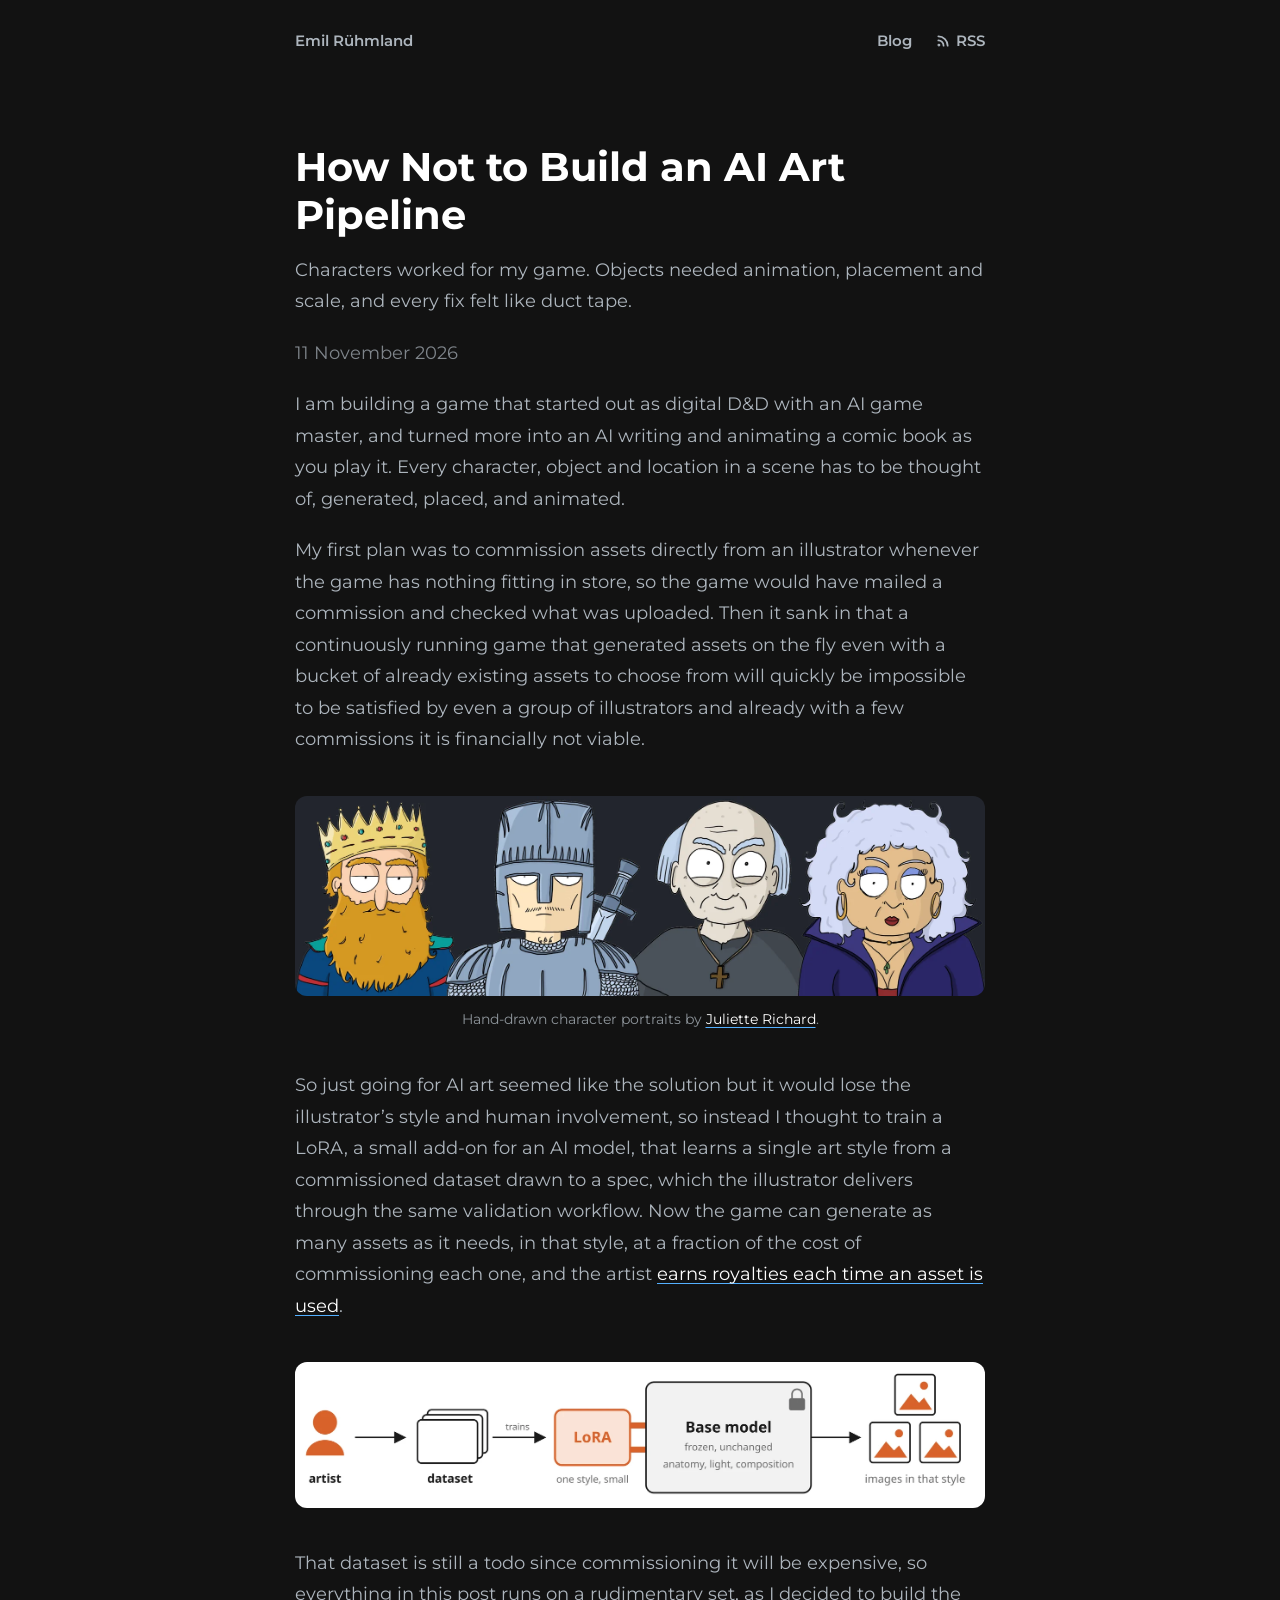
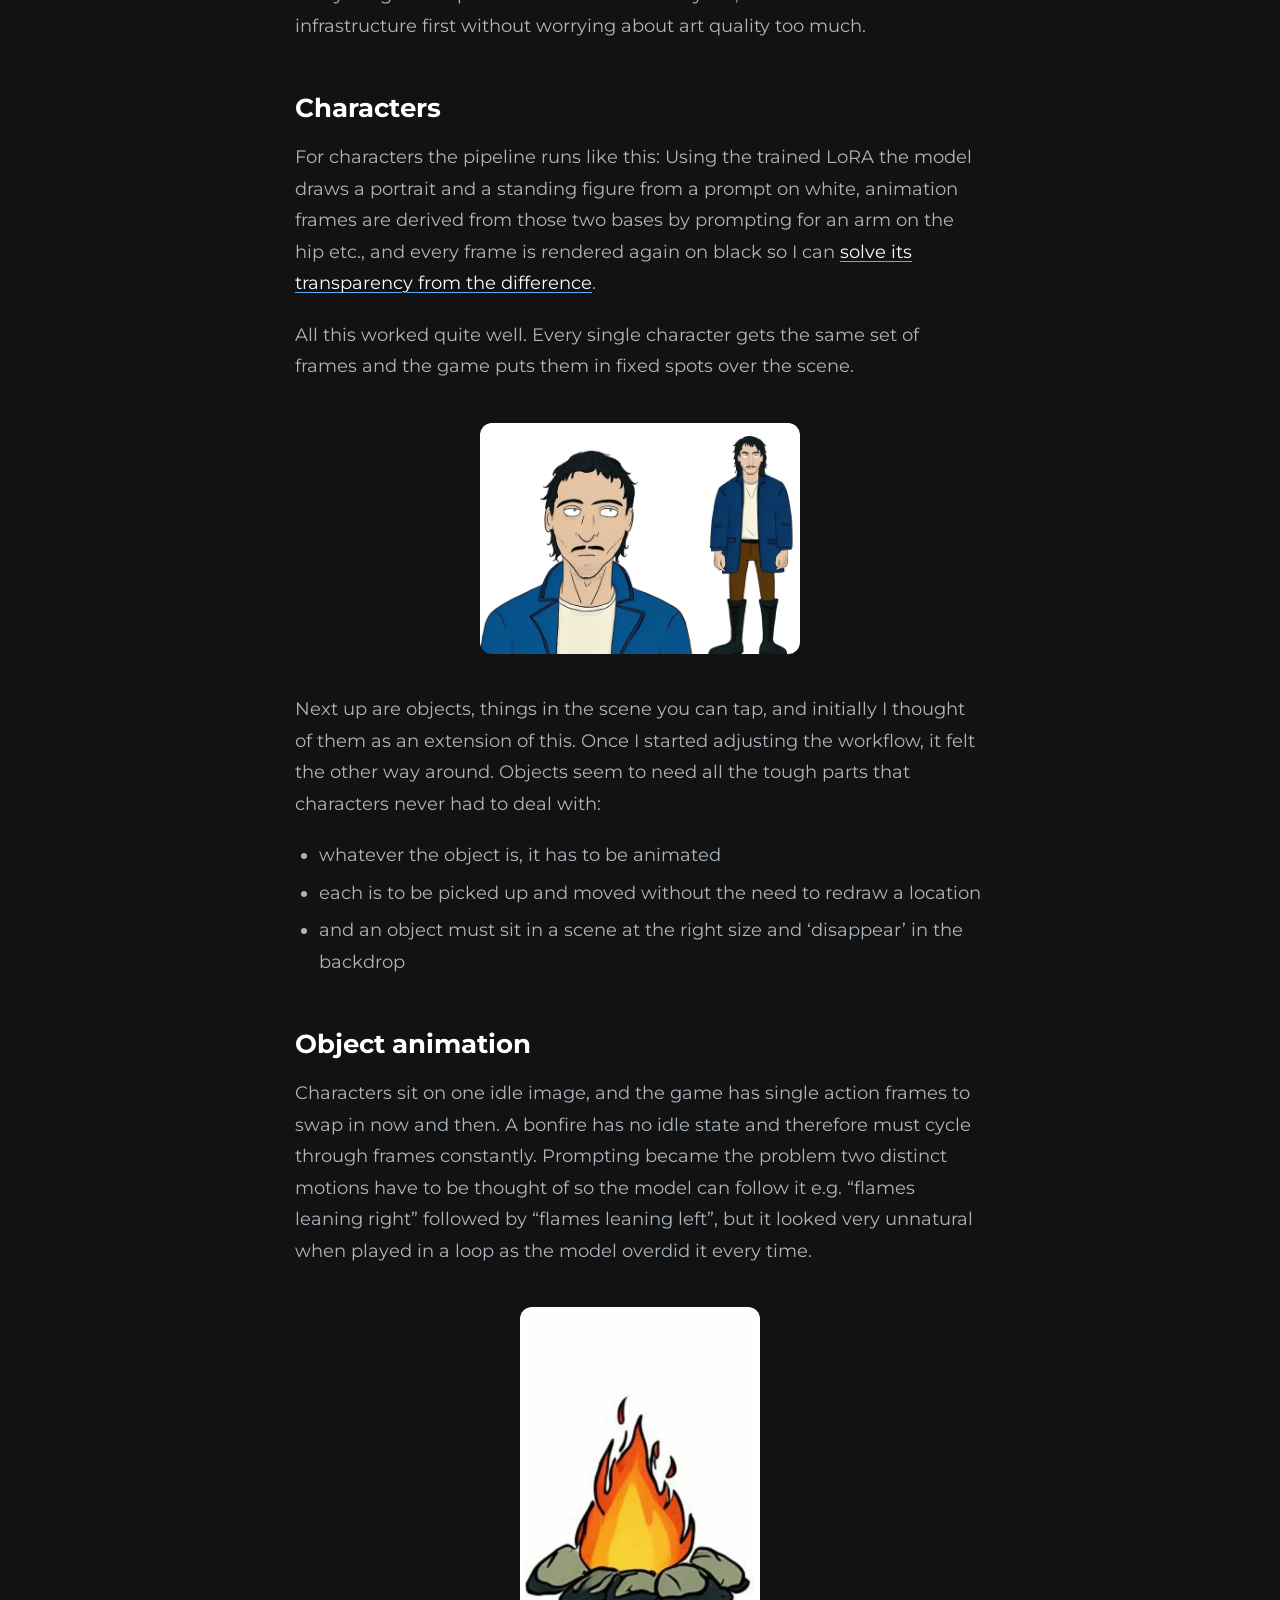
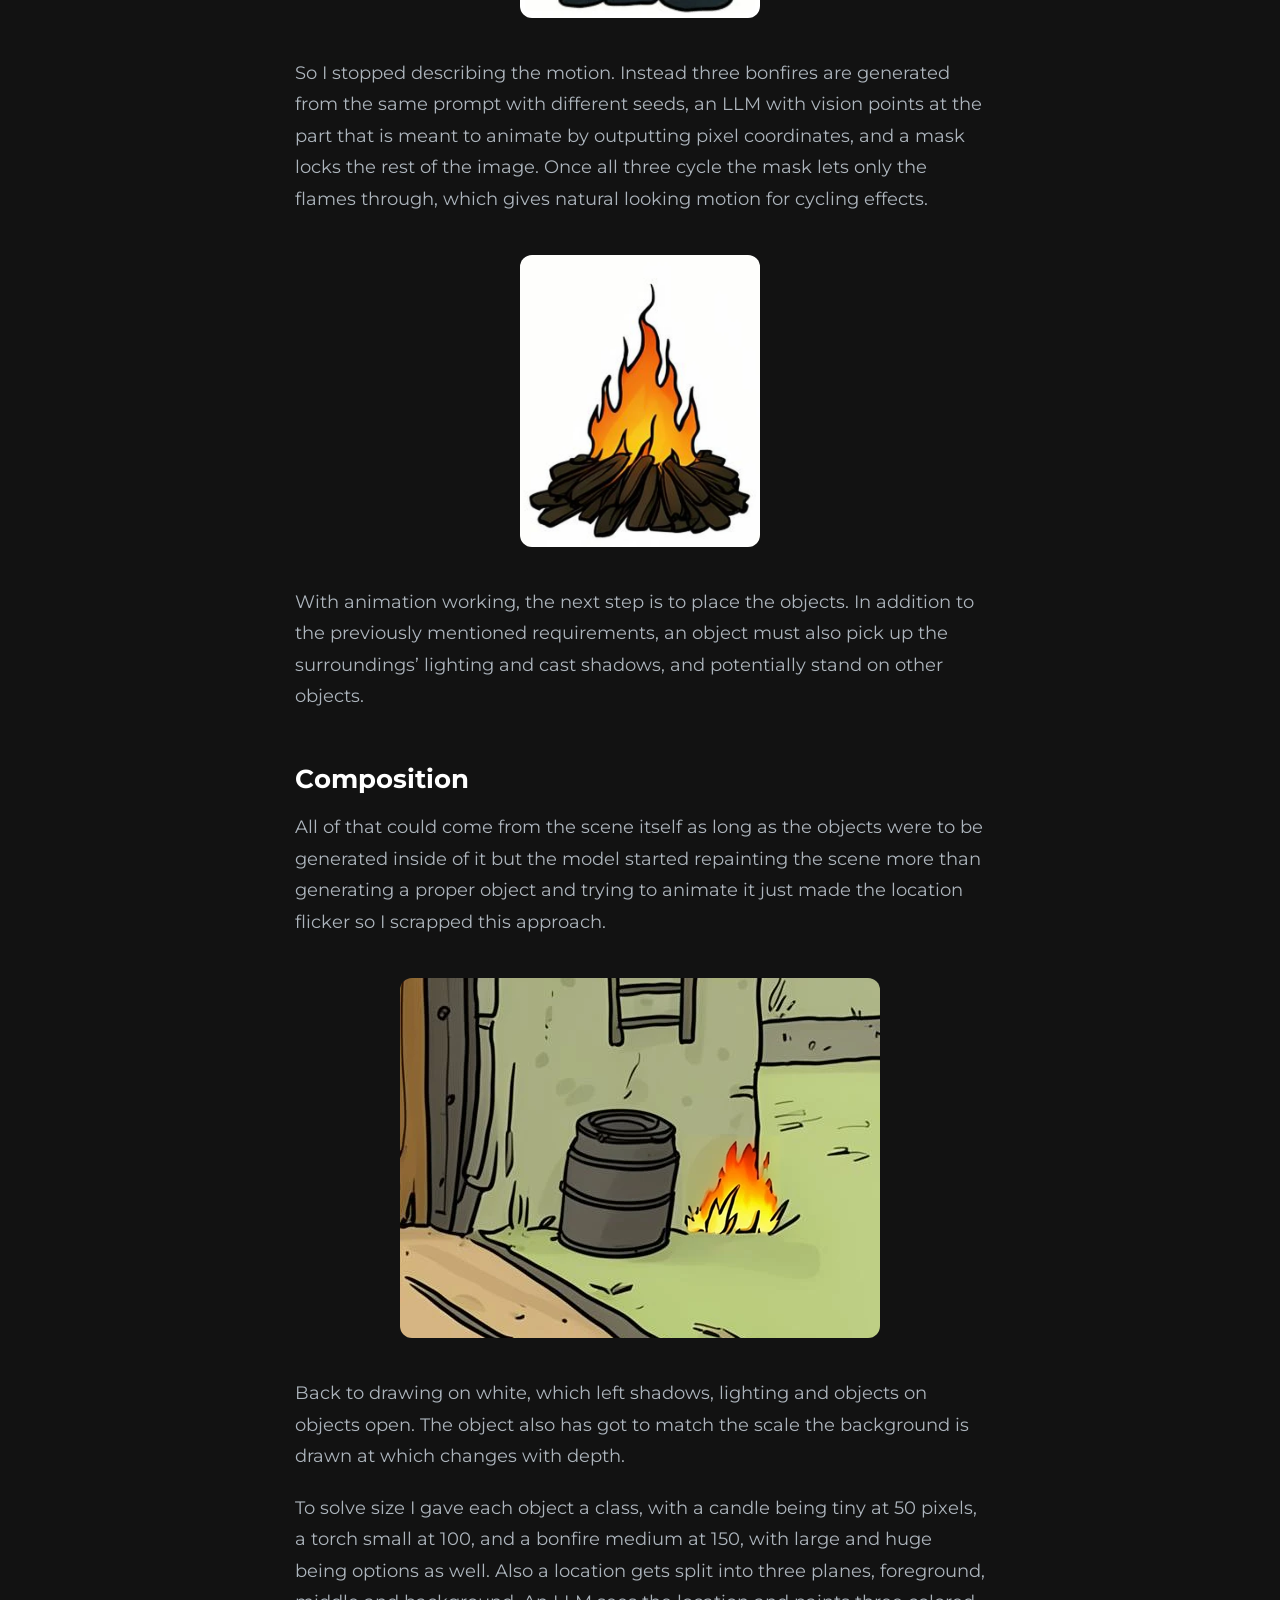
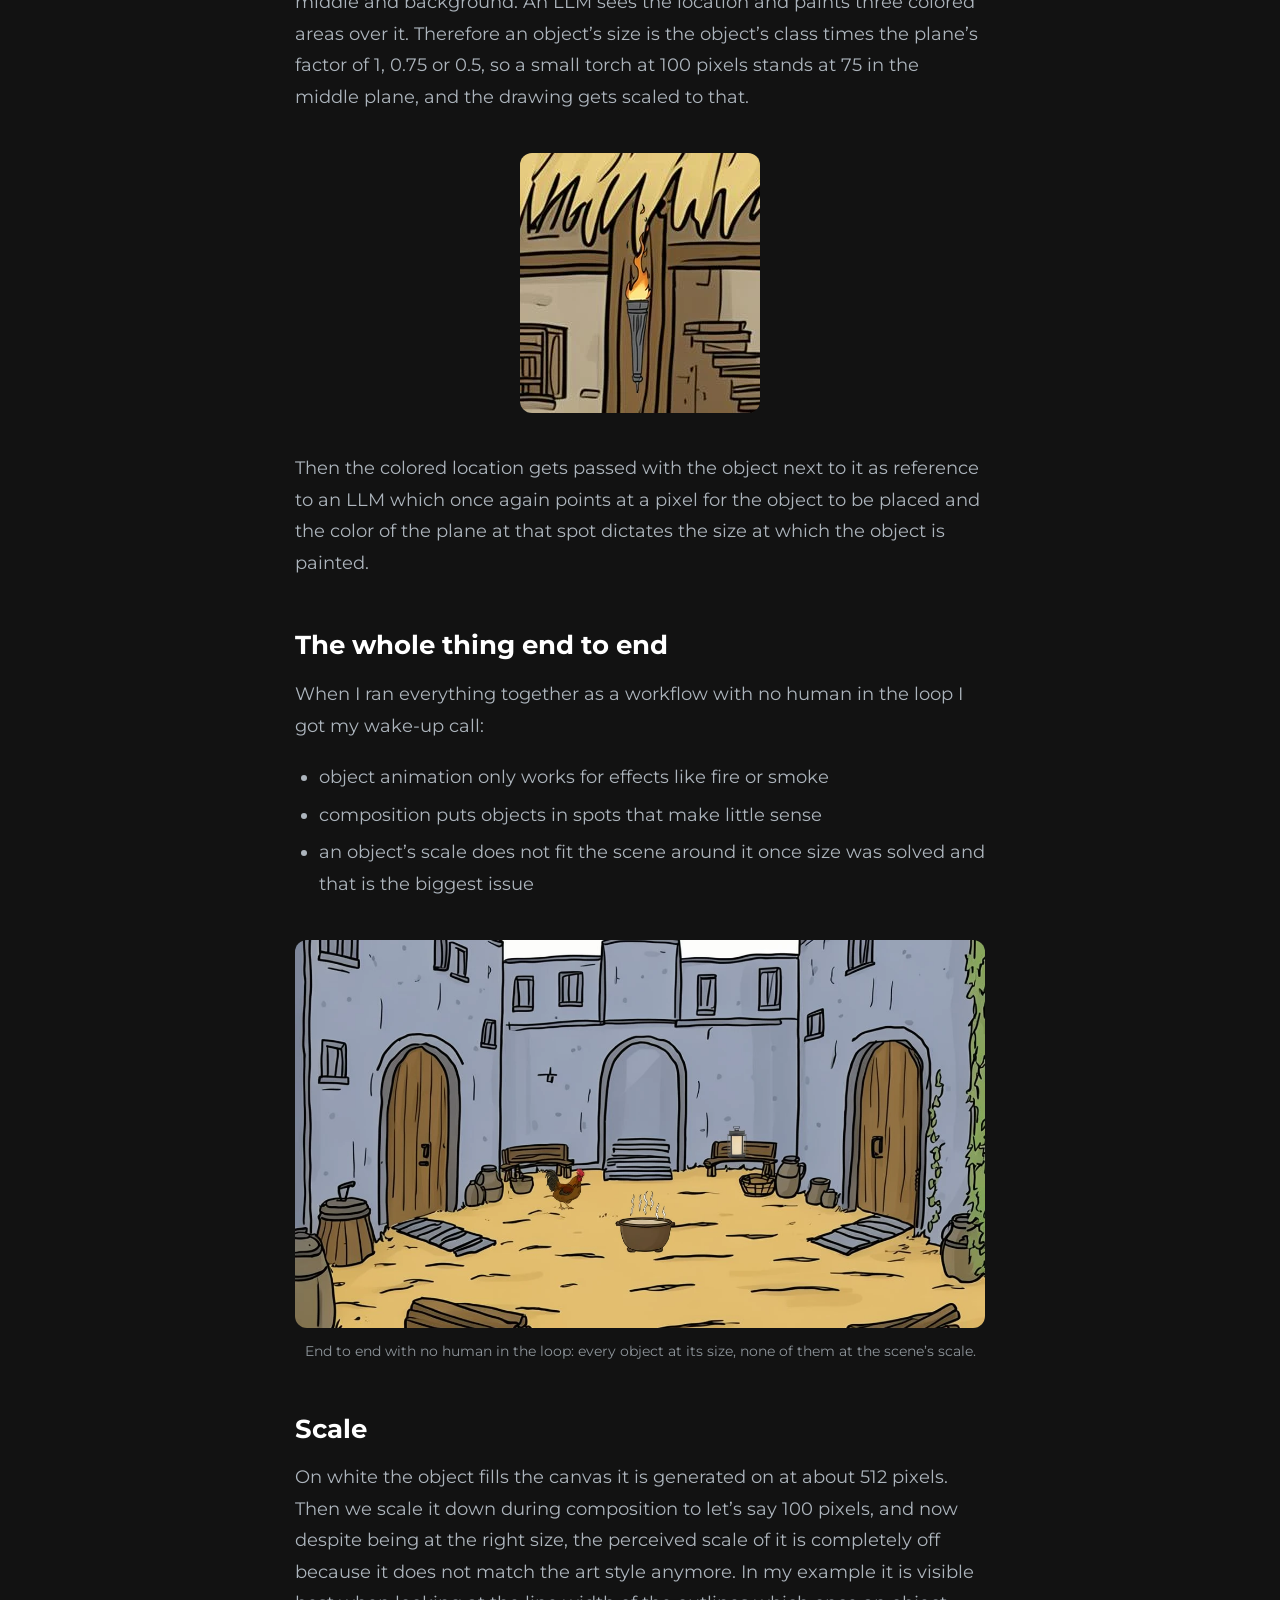
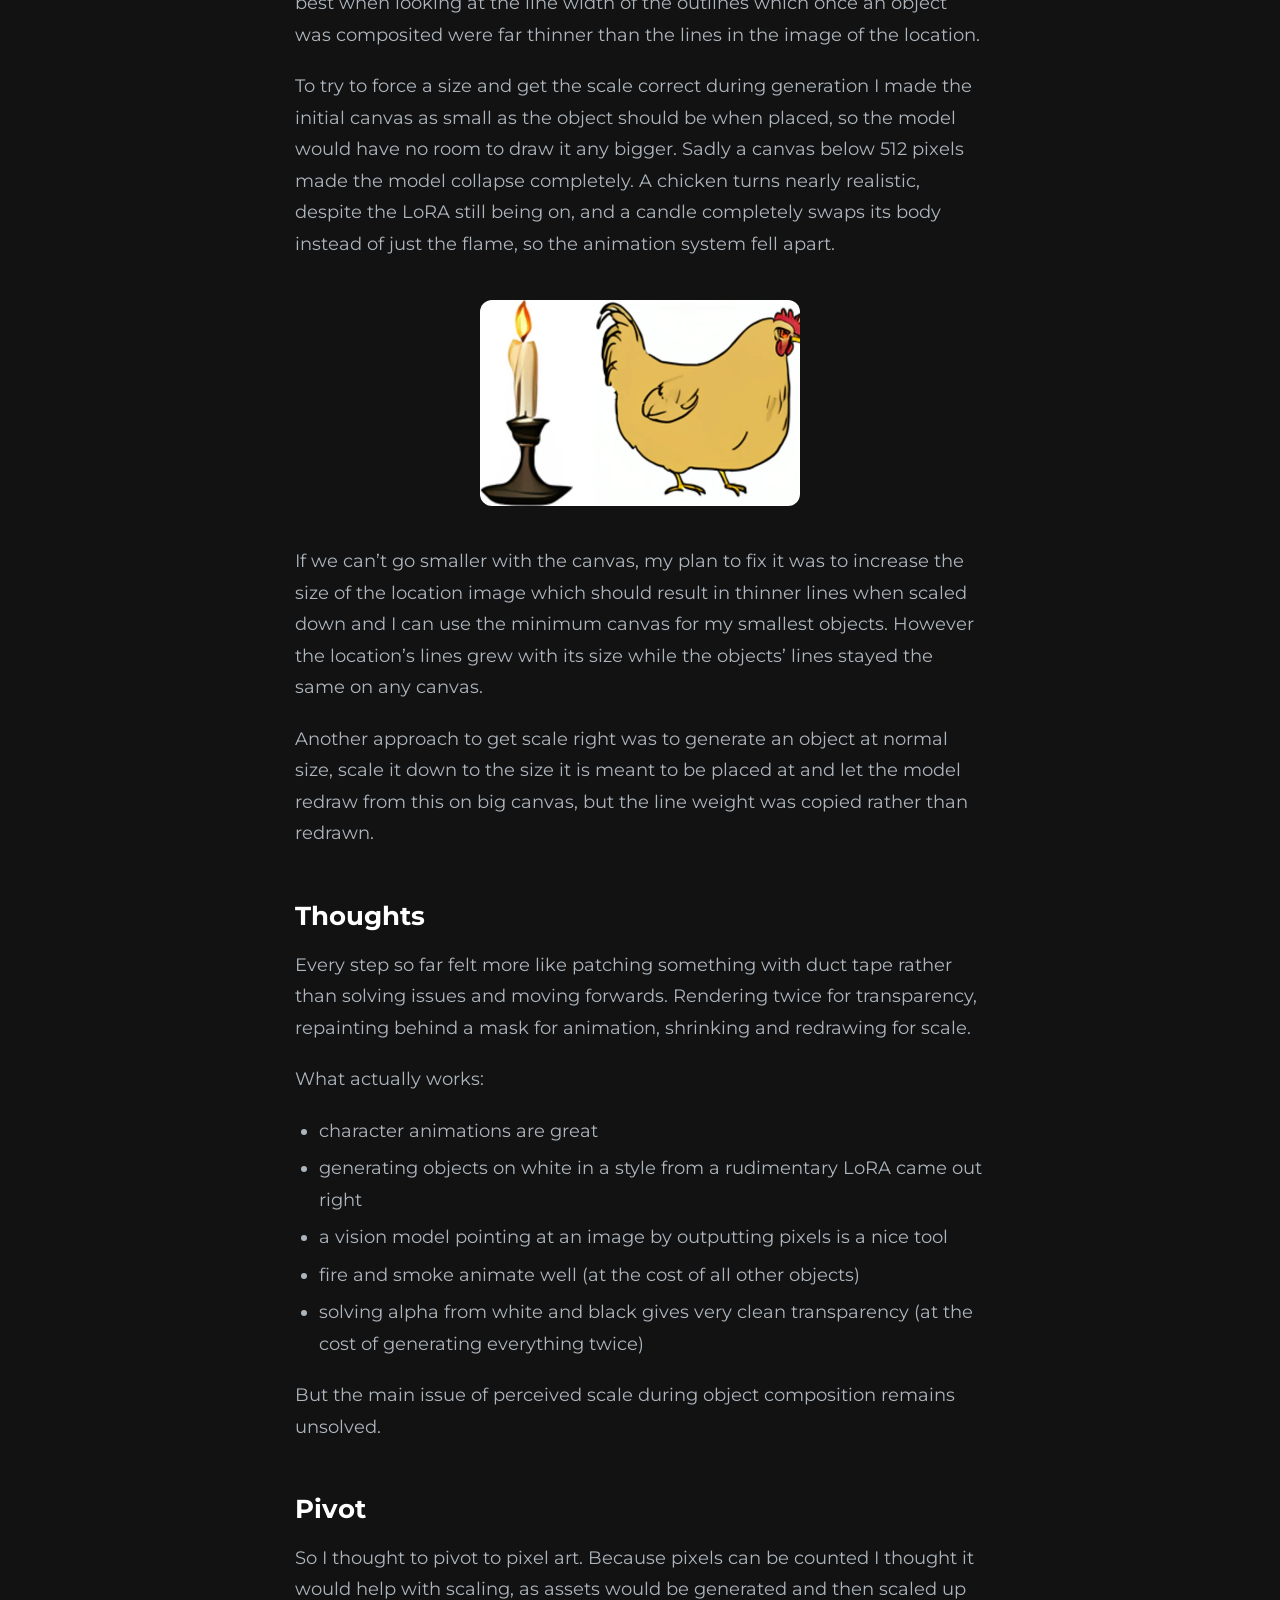
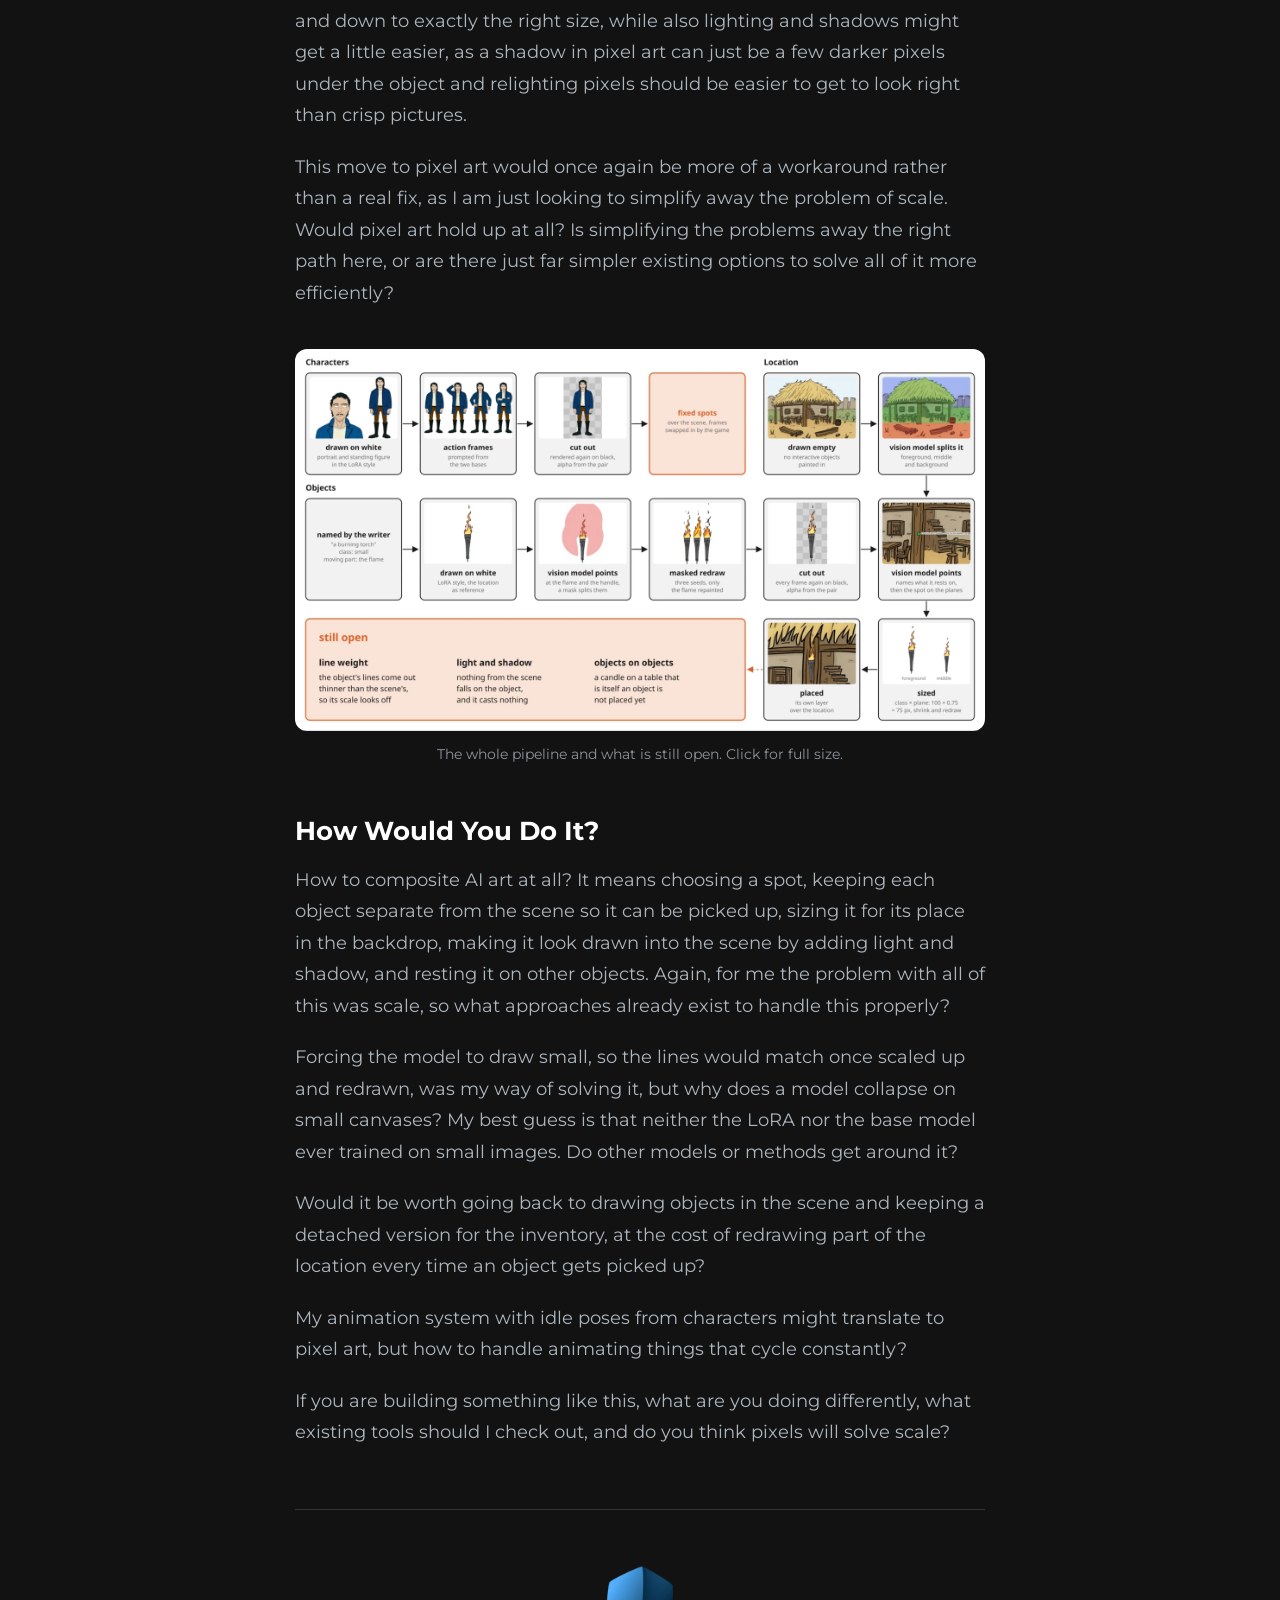
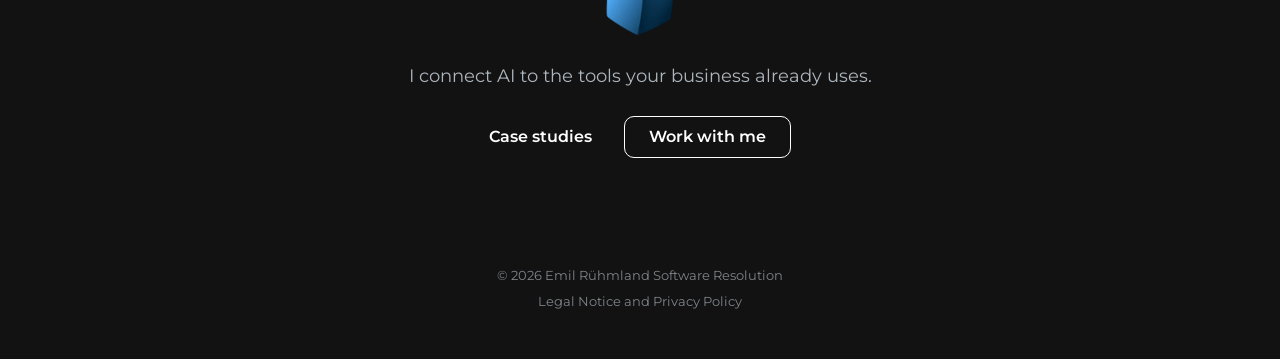
<file: blog/ai-asset-pipeline.html>
<!DOCTYPE html>
<html lang="en">

<head>
  <meta charset="UTF-8" />
  <meta name="viewport" content="width=device-width, initial-scale=1.0" />
  <link rel="preload" href="/assets/fonts/montserrat-var.woff2" as="font" type="font/woff2" crossorigin />
  <link rel="stylesheet" href="/css/fonts.css" />

  <title>How Not to Build an AI Art Pipeline | Emil Rühmland</title>

  <meta name="description"
    content="Characters worked for my game. Objects needed animation, placement and scale, and every fix felt like duct tape." />
  <meta name="author" content="Emil Rühmland" />
  <meta name="robots" content="index, follow" />

  <link rel="canonical" href="https://ruehmland.com/blog/ai-asset-pipeline" />
  <link rel="alternate" type="application/rss+xml" title="Emil Rühmland" href="/feed.xml" />

  <!-- Open Graph -->
  <meta property="og:type" content="article" />
  <meta property="og:title" content="How Not to Build an AI Art Pipeline" />
  <meta property="og:description"
    content="Characters worked for my game. Objects needed animation, placement and scale, and every fix felt like duct tape." />
  <meta property="og:url" content="https://ruehmland.com/blog/ai-asset-pipeline" />
  <meta property="og:image" content="https://ruehmland.com/assets/blog/ai-asset-pipeline/og.jpg" />
  <meta property="og:image:width" content="1200" />
  <meta property="og:image:height" content="630" />
  <meta property="og:locale" content="en_US" />
  <meta property="og:site_name" content="Emil Rühmland" />
  <meta property="article:published_time" content="2026-11-11" />
  <meta property="article:author" content="https://ruehmland.com/" />

  <!-- Twitter Card -->
  <meta name="twitter:card" content="summary_large_image" />
  <meta name="twitter:title" content="How Not to Build an AI Art Pipeline" />
  <meta name="twitter:description"
    content="Characters worked for my game. Objects needed animation, placement and scale, and every fix felt like duct tape." />
  <meta name="twitter:image" content="https://ruehmland.com/assets/blog/ai-asset-pipeline/og.jpg" />

  <link rel="icon" type="image/webp" href="/assets/active/favicon.webp" />
  <meta name="theme-color" content="#36d1dc" />

  <link rel="stylesheet" href="/css/main.css" />
  <link rel="stylesheet" href="/css/blog.css" />
  <script src="/js/feed.js" defer></script>

  <script type="application/ld+json">
  {
    "@context": "https://schema.org",
    "@type": "BlogPosting",
    "headline": "How Not to Build an AI Art Pipeline",
    "description": "Characters worked for my game. Objects needed animation, placement and scale, and every fix felt like duct tape.",
    "image": "https://ruehmland.com/assets/blog/ai-asset-pipeline/og.jpg",
    "datePublished": "2026-11-11",
    "mainEntityOfPage": "https://ruehmland.com/blog/ai-asset-pipeline",
    "author": {
      "@type": "Person",
      "@id": "https://ruehmland.com/#emil",
      "name": "Emil Rühmland",
      "url": "https://ruehmland.com/"
    }
  }
  </script>
</head>

<body>
  <nav class="blog-nav">
    <a href="/">Emil Rühmland</a>
    <div class="blog-nav__links">
      <a href="/blog/">Blog</a>
      <a class="blog-nav__feed" href="/feed.xml" title="Copy RSS feed URL">
        <svg viewBox="0 0 24 24" aria-hidden="true"><path d="M4 11a9 9 0 0 1 9 9" /><path d="M4 4a16 16 0 0 1 16 16" /><circle cx="5" cy="19" r="1" /></svg>
        <span>RSS</span>
      </a>
    </div>
  </nav>

  <main>
    <article class="blog post">
      <h1 class="blog__title">How Not to Build an AI Art Pipeline</h1>
      <p class="blog__subtitle">Characters worked for my game. Objects needed animation, placement and scale, and every fix felt like duct tape.</p>
      <p class="blog__meta"><time datetime="2026-11-11">11 November 2026</time></p>

      <p>I am building a game that started out as digital D&amp;D with an AI game master, and turned more into an AI writing and animating a comic book as you play it. Every character, object and location in a scene has to be thought of, generated, placed, and animated.</p>
      <p>My first plan was to commission assets directly from an illustrator whenever the game has nothing fitting in store, so the game would have mailed a commission and checked what was uploaded. Then it sank in that a continuously running game that generated assets on the fly even with a bucket of already existing assets to choose from will quickly be impossible to be satisfied by even a group of illustrators and already with a few commissions it is financially not viable.</p>
      <figure>
        <img src="/assets/blog/ai-asset-pipeline/01-originals.webp"
          alt="Four hand-drawn character portraits: a bearded king with a crown, a knight in a helmet, an old priest with a cross and a woman with big white hair"
          width="1600" height="465" loading="lazy" />
        <figcaption>Hand-drawn character portraits by <a href="https://julietterichard.com">Juliette Richard</a>.</figcaption>
      </figure>
      <p>So just going for AI art seemed like the solution but it would lose the illustrator’s style and human involvement, so instead I thought to train a LoRA, a small add-on for an AI model, that learns a single art style from a commissioned dataset drawn to a spec, which the illustrator delivers through the same validation workflow. Now the game can generate as many assets as it needs, in that style, at a fraction of the cost of commissioning each one, and the artist <a href="/blog/bringing-the-artist-back-into-ai-art">earns royalties each time an asset is used</a>.</p>
      <figure>
        <img src="/assets/blog/bringing-the-artist-back-into-ai-art/2-lora-plug.webp"
          alt="An artist’s dataset trains a small LoRA that plugs into a large frozen base model holding anatomy, light and composition, which together generate images in that one style"
          width="1600" height="337" loading="lazy" />
      </figure>
      <p>That dataset is still a todo since commissioning it will be expensive, so everything in this post runs on a rudimentary set, as I decided to build the infrastructure first without worrying about art quality too much.</p>

      <h2 id="characters">Characters</h2>
      <p>For characters the pipeline runs like this: Using the trained LoRA the model draws a portrait and a standing figure from a prompt on white, animation frames are derived from those two bases by prompting for an arm on the hip etc., and every frame is rendered again on black so I can <a href="/blog/transparent-backgrounds-for-ai-art">solve its transparency from the difference</a>.</p>
      <p>All this worked quite well. Every single character gets the same set of frames and the game puts them in fixed spots over the scene.</p>
      <figure class="figure--small">
        <img src="/assets/blog/ai-asset-pipeline/03-character.webp"
          alt="Animated AI-generated character with black hair and a blue coat, as a portrait and a standing figure, cycling through blinking, talking and fidgeting frames"
          width="690" height="500" loading="lazy" />
      </figure>
      <p>Next up are objects, things in the scene you can tap, and initially I thought of them as an extension of this. Once I started adjusting the workflow, it felt the other way around. Objects seem to need all the tough parts that characters never had to deal with:</p>
      <ul>
        <li>whatever the object is, it has to be animated</li>
        <li>each is to be picked up and moved without the need to redraw a location</li>
        <li>and an object must sit in a scene at the right size and ‘disappear’ in the backdrop</li>
      </ul>

      <h2 id="object-animation">Object animation</h2>
      <p>Characters sit on one idle image, and the game has single action frames to swap in now and then. A bonfire has no idle state and therefore must cycle through frames constantly. Prompting became the problem two distinct motions have to be thought of so the model can follow it e.g. “flames leaning right” followed by “flames leaning left”, but it looked very unnatural when played in a loop as the model overdid it every time.</p>
      <figure class="figure--tiny">
        <img src="/assets/blog/ai-asset-pipeline/04-bonfire-described.webp"
          alt="Animated bonfire on stones whose flames swing hard from side to side between frames"
          width="348" height="450" loading="lazy" />
      </figure>
      <p>So I stopped describing the motion. Instead three bonfires are generated from the same prompt with different seeds, an LLM with vision points at the part that is meant to animate by outputting pixel coordinates, and a mask locks the rest of the image. Once all three cycle the mask lets only the flames through, which gives natural looking motion for cycling effects.</p>
      <figure class="figure--tiny">
        <img src="/assets/blog/ai-asset-pipeline/05-bonfire-masked.webp"
          alt="Animated bonfire on a pile of logs where only the flames change between frames and the logs stay still"
          width="545" height="662" loading="lazy" />
      </figure>
      <p>With animation working, the next step is to place the objects. In addition to the previously mentioned requirements, an object must also pick up the surroundings’ lighting and cast shadows, and potentially stand on other objects.</p>

      <h2 id="composition">Composition</h2>
      <p>All of that could come from the scene itself as long as the objects were to be generated inside of it but the model started repainting the scene more than generating a proper object and trying to animate it just made the location flicker so I scrapped this approach.</p>
      <figure>
        <img src="/assets/blog/ai-asset-pipeline/06-in-place.webp"
          alt="Animated crop of a farmyard wall with a barrel and a small fire drawn into the scene, where the ground and wall around the fire shift between frames"
          width="480" height="360" loading="lazy" />
      </figure>
      <p>Back to drawing on white, which left shadows, lighting and objects on objects open. The object also has got to match the scale the background is drawn at which changes with depth.</p>
      <p>To solve size I gave each object a class, with a candle being tiny at 50 pixels, a torch small at 100, and a bonfire medium at 150, with large and huge being options as well. Also a location gets split into three planes, foreground, middle and background. An LLM sees the location and paints three colored areas over it. Therefore an object’s size is the object’s class times the plane’s factor of 1, 0.75 or 0.5, so a small torch at 100 pixels stands at 75 in the middle plane, and the drawing gets scaled to that.</p>
      <figure>
        <img src="/assets/blog/ai-asset-pipeline/07-torch-inn.webp"
          alt="Animated torch with a flickering flame placed on a wooden post of an inn"
          width="240" height="260" loading="lazy" />
      </figure>
      <p>Then the colored location gets passed with the object next to it as reference to an LLM which once again points at a pixel for the object to be placed and the color of the plane at that spot dictates the size at which the object is painted.</p>

      <h2 id="the-whole-thing-end-to-end">The whole thing end to end</h2>
      <p>When I ran everything together as a workflow with no human in the loop I got my wake-up call:</p>
      <ul>
        <li>object animation only works for effects like fire or smoke</li>
        <li>composition puts objects in spots that make little sense</li>
        <li>an object’s scale does not fit the scene around it once size was solved and that is the biggest issue</li>
      </ul>
      <figure>
        <img src="/assets/blog/ai-asset-pipeline/08-scene-castle.webp"
          alt="Animated castle courtyard with a chicken, a steaming pot and a lantern placed by the pipeline, each visibly smaller and thinner lined than the drawn scene around them"
          width="1280" height="720" loading="lazy" />
        <figcaption>End to end with no human in the loop: every object at its size, none of them at the scene’s scale.</figcaption>
      </figure>

      <h2 id="scale">Scale</h2>
      <p>On white the object fills the canvas it is generated on at about 512 pixels. Then we scale it down during composition to let’s say 100 pixels, and now despite being at the right size, the perceived scale of it is completely off because it does not match the art style anymore. In my example it is visible best when looking at the line width of the outlines which once an object was composited were far thinner than the lines in the image of the location.</p>
      <p>To try to force a size and get the scale correct during generation I made the initial canvas as small as the object should be when placed, so the model would have no room to draw it any bigger. Sadly a canvas below 512 pixels made the model collapse completely. A chicken turns nearly realistic, despite the LoRA still being on, and a candle completely swaps its body instead of just the flame, so the animation system fell apart.</p>
      <figure class="figure--small">
        <img src="/assets/blog/ai-asset-pipeline/09-small-canvas.webp"
          alt="Animated candle and chicken generated on small canvases, the candle’s body changing between frames and the chicken drawn close to realistic"
          width="597" height="384" loading="lazy" />
      </figure>
      <p>If we can’t go smaller with the canvas, my plan to fix it was to increase the size of the location image which should result in thinner lines when scaled down and I can use the minimum canvas for my smallest objects. However the location’s lines grew with its size while the objects’ lines stayed the same on any canvas.</p>
      <p>Another approach to get scale right was to generate an object at normal size, scale it down to the size it is meant to be placed at and let the model redraw from this on big canvas, but the line weight was copied rather than redrawn.</p>

      <h2 id="thoughts">Thoughts</h2>
      <p>Every step so far felt more like patching something with duct tape rather than solving issues and moving forwards. Rendering twice for transparency, repainting behind a mask for animation, shrinking and redrawing for scale.</p>
      <p>What actually works:</p>
      <ul>
        <li>character animations are great</li>
        <li>generating objects on white in a style from a rudimentary LoRA came out right</li>
        <li>a vision model pointing at an image by outputting pixels is a nice tool</li>
        <li>fire and smoke animate well (at the cost of all other objects)</li>
        <li>solving alpha from white and black gives very clean transparency (at the cost of generating everything twice)</li>
      </ul>
      <p>But the main issue of perceived scale during object composition remains unsolved.</p>

      <h2 id="pivot">Pivot</h2>
      <p>So I thought to pivot to pixel art. Because pixels can be counted I thought it would help with scaling, as assets would be generated and then scaled up and down to exactly the right size, while also lighting and shadows might get a little easier, as a shadow in pixel art can just be a few darker pixels under the object and relighting pixels should be easier to get to look right than crisp pictures.</p>
      <p>This move to pixel art would once again be more of a workaround rather than a real fix, as I am just looking to simplify away the problem of scale. Would pixel art hold up at all? Is simplifying the problems away the right path here, or are there just far simpler existing options to solve all of it more efficiently?</p>
      <figure>
        <a href="/assets/blog/ai-asset-pipeline/11-workflow-full.webp"><img src="/assets/blog/ai-asset-pipeline/11-workflow.webp"
            alt="Pipeline diagram. Characters: drawn on white, action frames, cut out, fixed spots. Location: drawn empty, split into foreground, middle and background by a vision model. Objects: named by the writer, drawn on white, vision model points at the moving part, masked redraw, cut out, vision model points at the spot, sized by class times plane, placed. Still open: line weight, light and shadow, objects on objects"
            width="1600" height="884" loading="lazy" /></a>
        <figcaption>The whole pipeline and what is still open. Click for full size.</figcaption>
      </figure>

      <h2 id="how-would-you-do-it">How Would You Do It?</h2>
      <p>How to composite AI art at all? It means choosing a spot, keeping each object separate from the scene so it can be picked up, sizing it for its place in the backdrop, making it look drawn into the scene by adding light and shadow, and resting it on other objects. Again, for me the problem with all of this was scale, so what approaches already exist to handle this properly?</p>
      <p>Forcing the model to draw small, so the lines would match once scaled up and redrawn, was my way of solving it, but why does a model collapse on small canvases? My best guess is that neither the LoRA nor the base model ever trained on small images. Do other models or methods get around it?</p>
      <p>Would it be worth going back to drawing objects in the scene and keeping a detached version for the inventory, at the cost of redrawing part of the location every time an object gets picked up?</p>
      <p>My animation system with idle poses from characters might translate to pixel art, but how to handle animating things that cycle constantly?</p>
      <p>If you are building something like this, what are you doing differently, what existing tools should I check out, and do you think pixels will solve scale?</p>

      <aside class="author">
        <a href="/" class="author__logo"><img src="/assets/active/logo-90.webp" alt="Emil Rühmland Software Resolution logo"
            width="90" height="90" loading="lazy" /></a>
        <p class="author__text">I connect AI to the tools your business already uses.</p>
        <p class="author__links">
          <a href="/#projects">Case studies</a>
          <a href="/#contact" class="cta-btn cta-btn--contact">Work with me</a>
        </p>
      </aside>
    </article>
  </main>

  <footer class="footer">
    <div class="container">
      <p class="footer__text">
        &copy; <span id="year"></span> Emil Rühmland Software Resolution
      </p>
      <p class="footer__text">
        <a href="/legal">Legal Notice</a> and
        <a href="/privacy">Privacy Policy</a>
      </p>
      <script>
        document.getElementById('year').textContent = new Date().getFullYear();
      </script>
    </div>
  </footer>
</body>

</html>
</file>
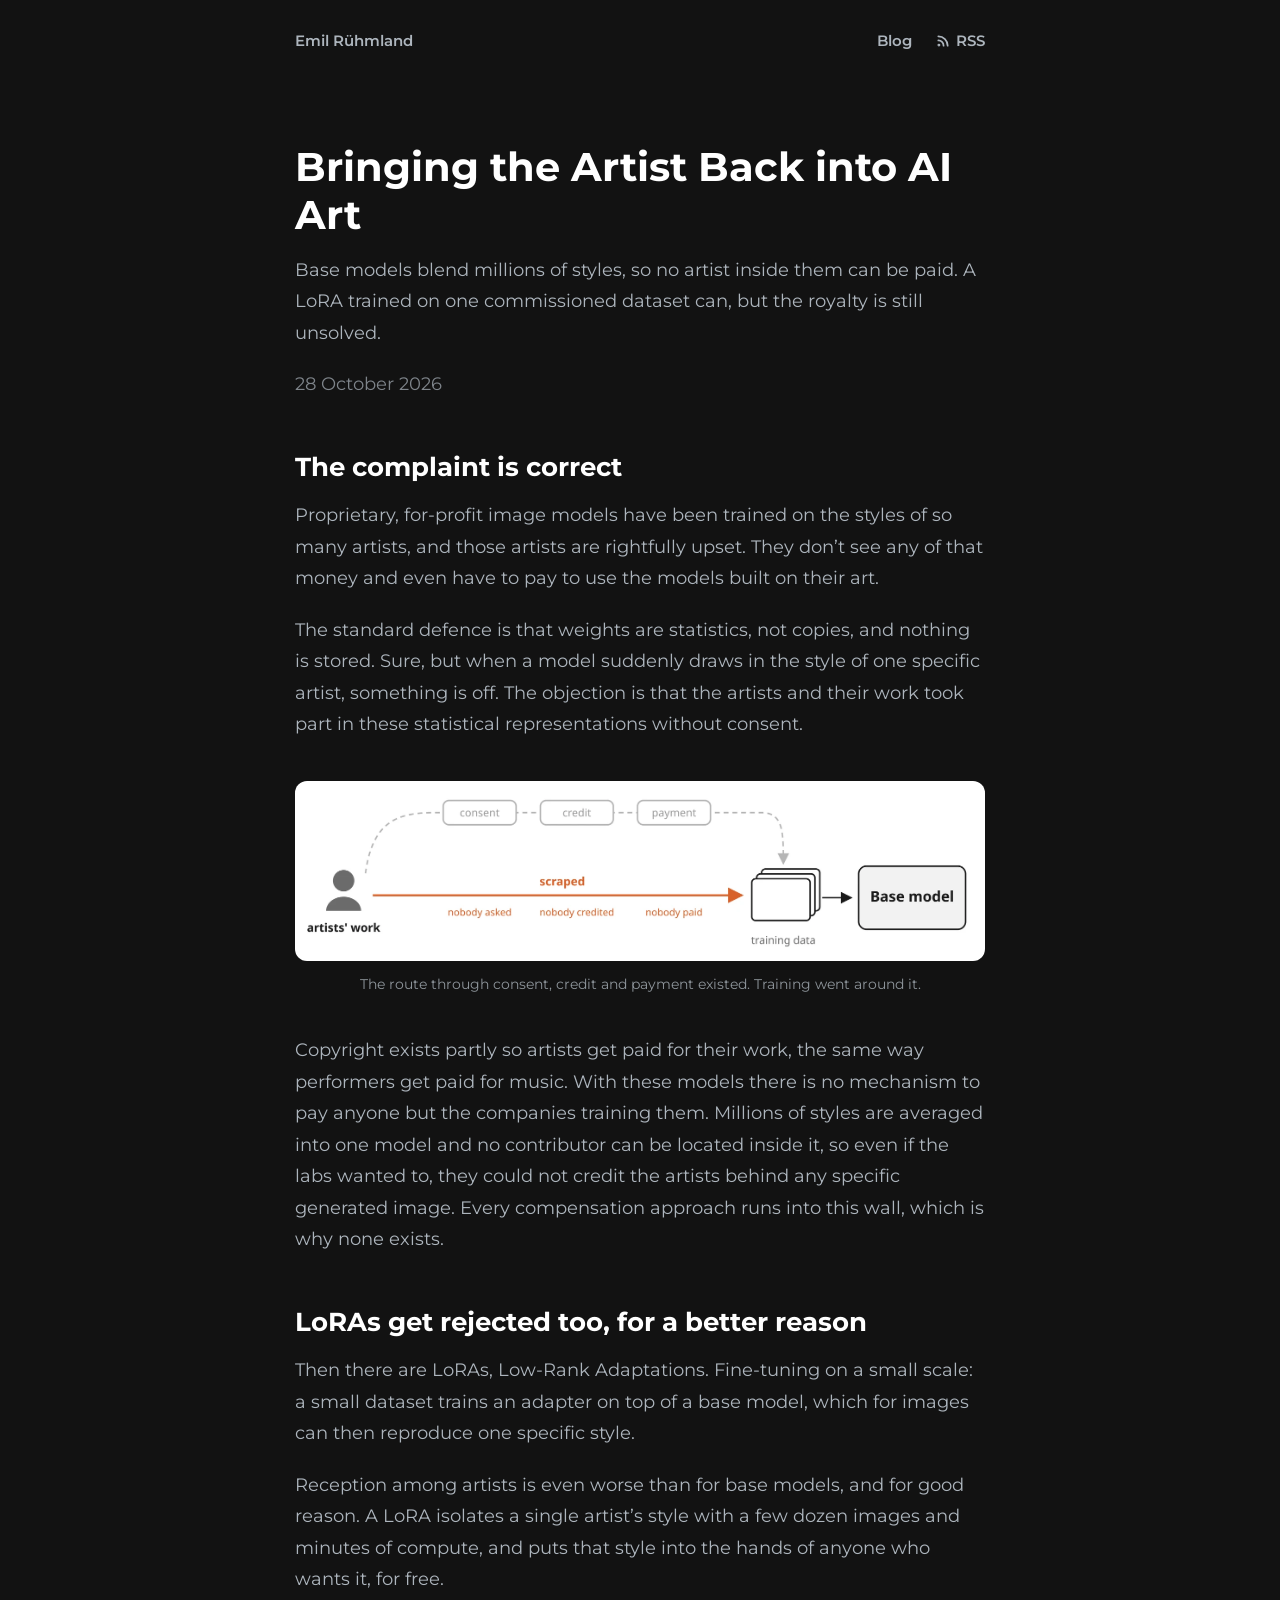
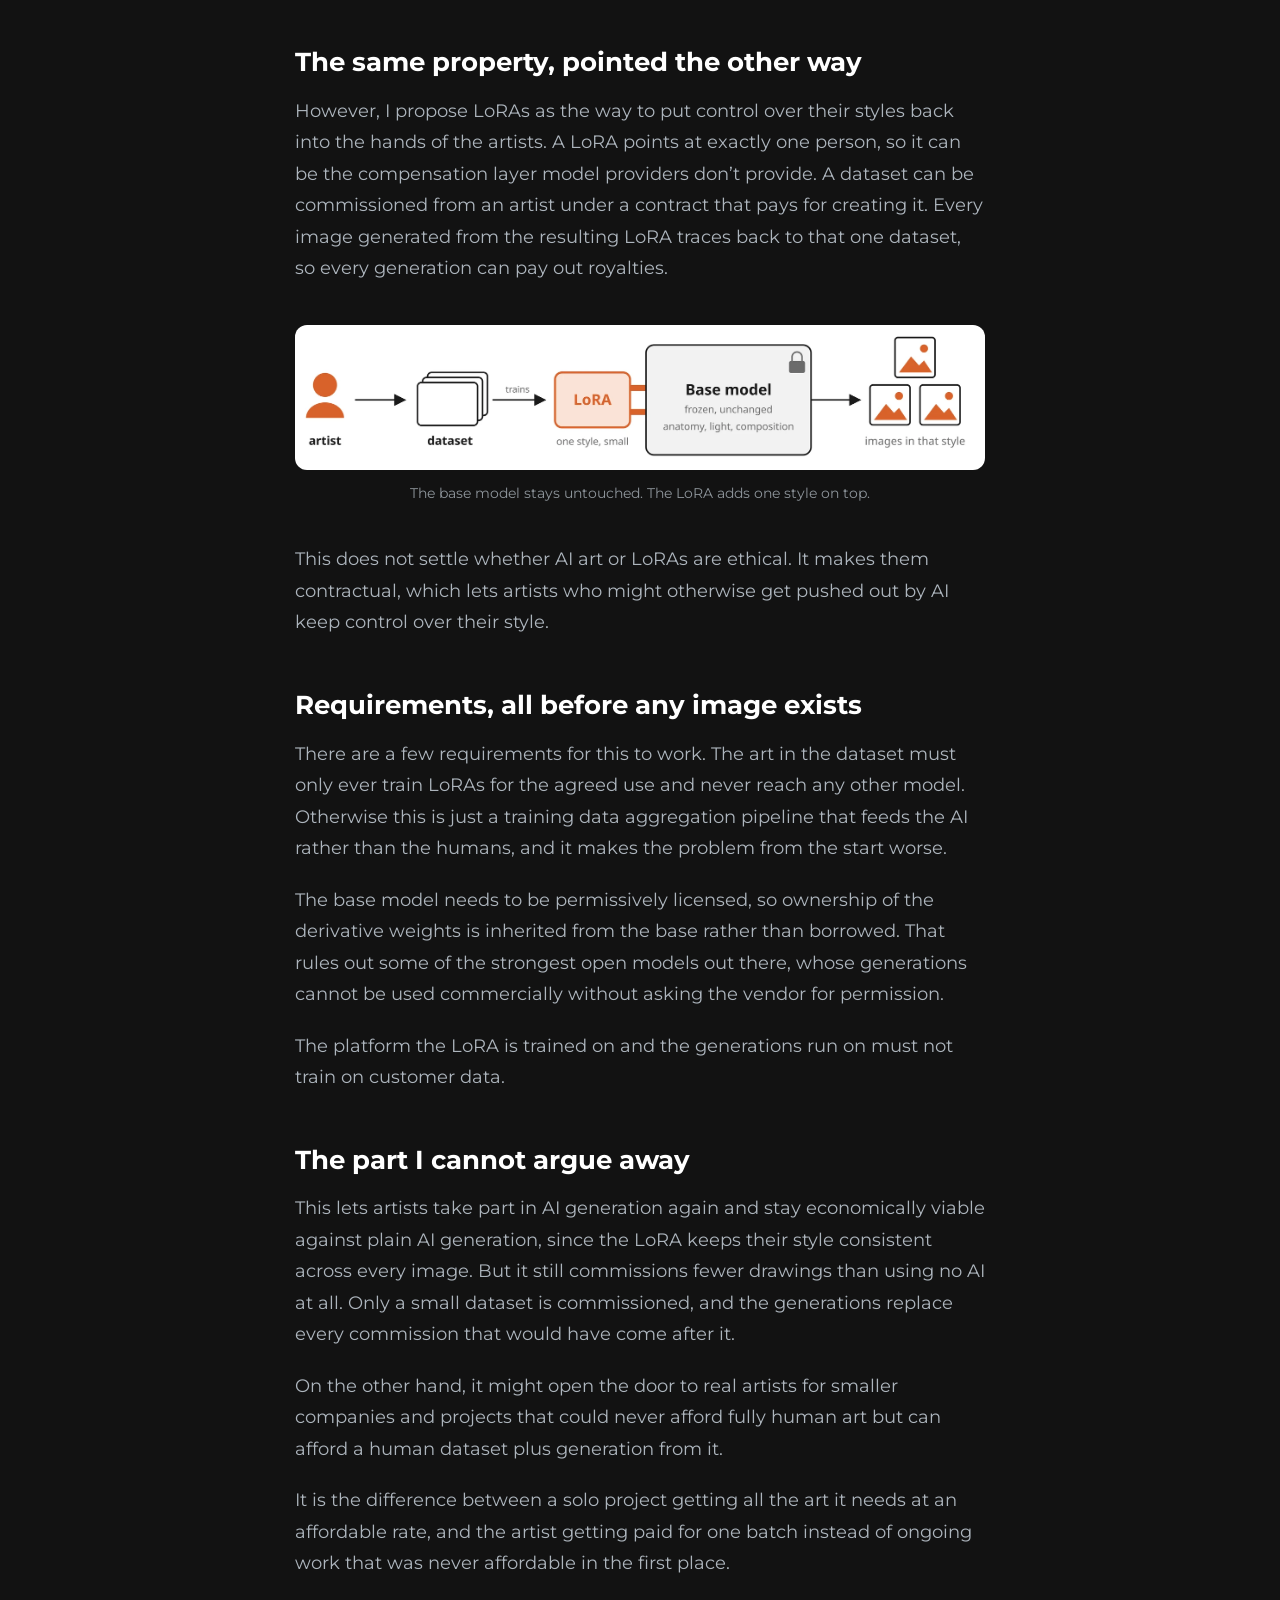
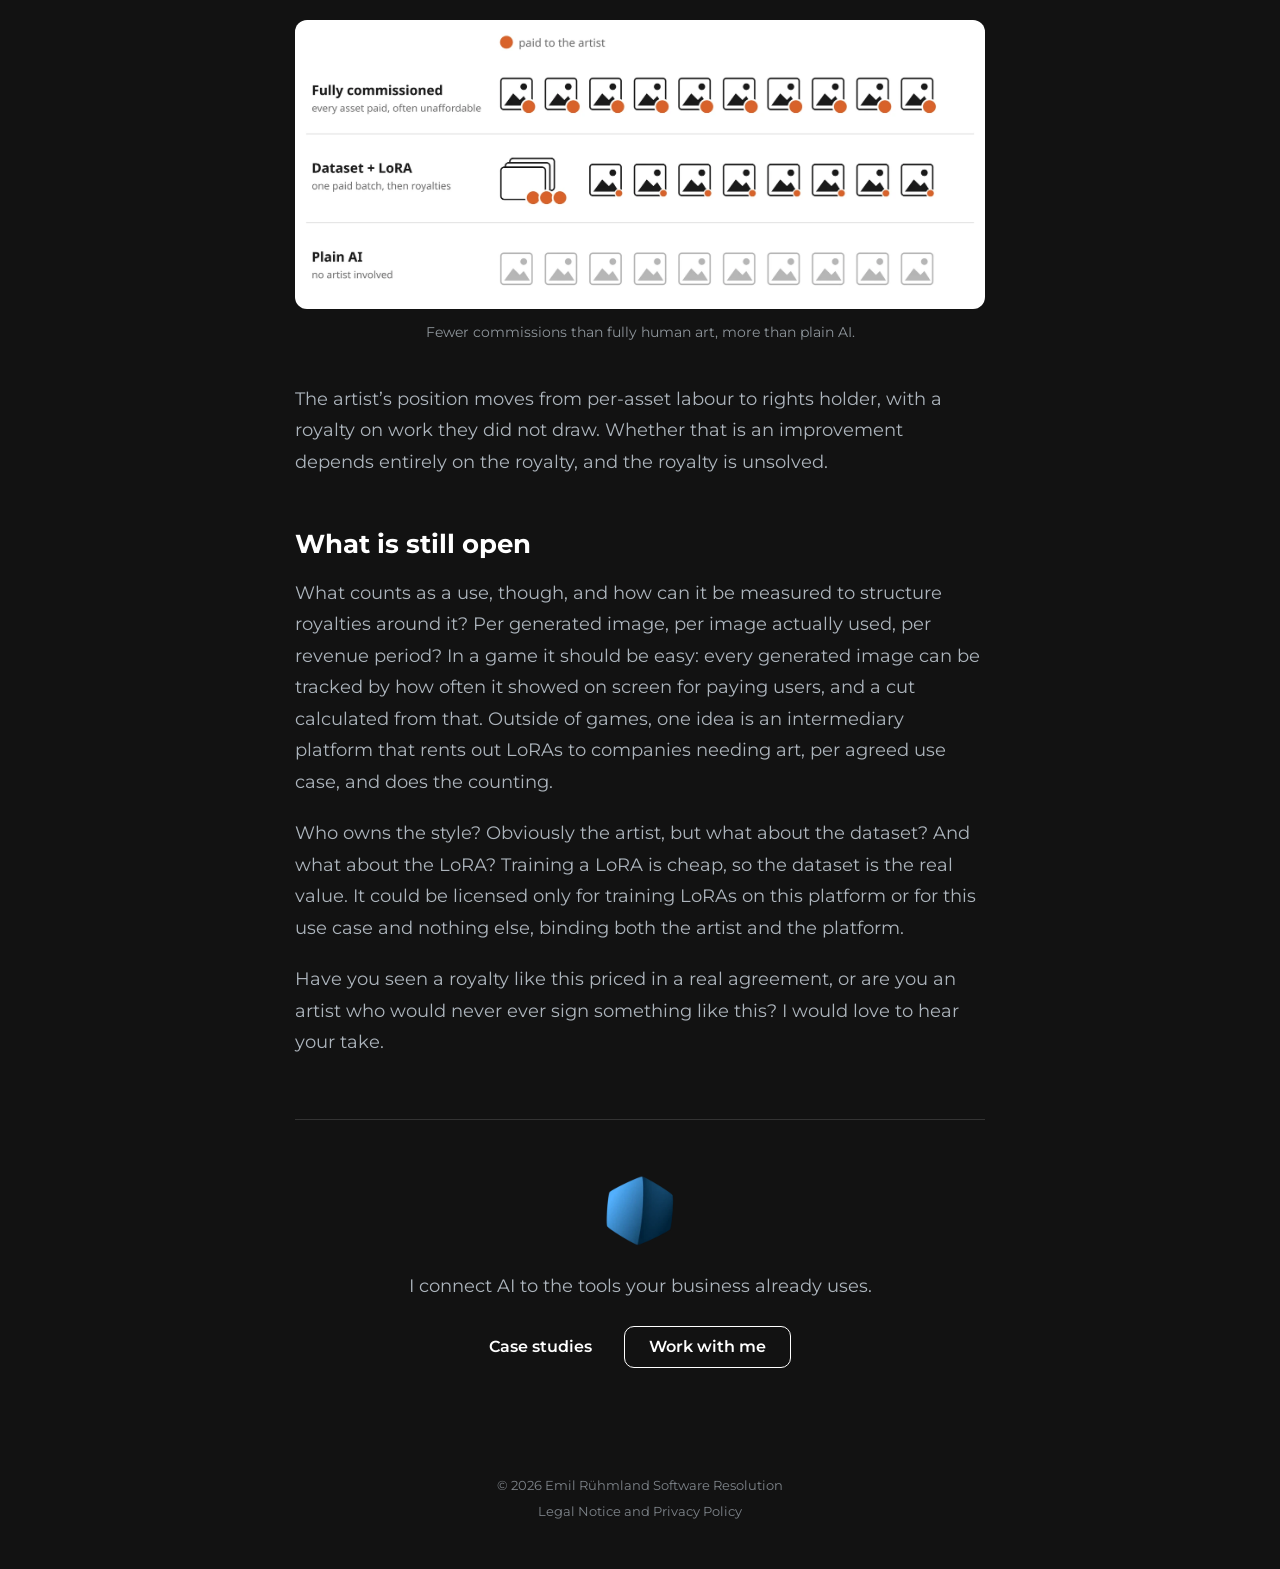
<file: blog/bringing-the-artist-back-into-ai-art.html>
<!DOCTYPE html>
<html lang="en">

<head>
  <meta charset="UTF-8" />
  <meta name="viewport" content="width=device-width, initial-scale=1.0" />
  <link rel="preload" href="/assets/fonts/montserrat-var.woff2" as="font" type="font/woff2" crossorigin />
  <link rel="stylesheet" href="/css/fonts.css" />

  <title>Bringing the Artist Back into AI Art | Emil Rühmland</title>

  <meta name="description"
    content="Base models blend millions of styles, so no artist inside them can be paid. A LoRA trained on one commissioned dataset can, but the royalty is still unsolved." />
  <meta name="author" content="Emil Rühmland" />
  <meta name="robots" content="index, follow" />

  <link rel="canonical" href="https://ruehmland.com/blog/bringing-the-artist-back-into-ai-art" />
  <link rel="alternate" type="application/rss+xml" title="Emil Rühmland" href="/feed.xml" />

  <!-- Open Graph -->
  <meta property="og:type" content="article" />
  <meta property="og:title" content="Bringing the Artist Back into AI Art" />
  <meta property="og:description"
    content="Base models blend millions of styles, so no artist inside them can be paid. A LoRA trained on one commissioned dataset can, but the royalty is still unsolved." />
  <meta property="og:url" content="https://ruehmland.com/blog/bringing-the-artist-back-into-ai-art" />
  <meta property="og:image" content="https://ruehmland.com/assets/blog/bringing-the-artist-back-into-ai-art/og.jpg" />
  <meta property="og:image:width" content="1200" />
  <meta property="og:image:height" content="630" />
  <meta property="og:locale" content="en_US" />
  <meta property="og:site_name" content="Emil Rühmland" />
  <meta property="article:published_time" content="2026-10-28" />
  <meta property="article:author" content="https://ruehmland.com/" />

  <!-- Twitter Card -->
  <meta name="twitter:card" content="summary_large_image" />
  <meta name="twitter:title" content="Bringing the Artist Back into AI Art" />
  <meta name="twitter:description"
    content="Base models blend millions of styles, so no artist inside them can be paid. A LoRA trained on one commissioned dataset can, but the royalty is still unsolved." />
  <meta name="twitter:image" content="https://ruehmland.com/assets/blog/bringing-the-artist-back-into-ai-art/og.jpg" />

  <link rel="icon" type="image/webp" href="/assets/active/favicon.webp" />
  <meta name="theme-color" content="#36d1dc" />

  <link rel="stylesheet" href="/css/main.css" />
  <link rel="stylesheet" href="/css/blog.css" />
  <script src="/js/feed.js" defer></script>

  <script type="application/ld+json">
  {
    "@context": "https://schema.org",
    "@type": "BlogPosting",
    "headline": "Bringing the Artist Back into AI Art",
    "description": "Base models blend millions of styles, so no artist inside them can be paid. A LoRA trained on one commissioned dataset can, but the royalty is still unsolved.",
    "image": "https://ruehmland.com/assets/blog/bringing-the-artist-back-into-ai-art/og.jpg",
    "datePublished": "2026-10-28",
    "mainEntityOfPage": "https://ruehmland.com/blog/bringing-the-artist-back-into-ai-art",
    "author": {
      "@type": "Person",
      "@id": "https://ruehmland.com/#emil",
      "name": "Emil Rühmland",
      "url": "https://ruehmland.com/"
    }
  }
  </script>
</head>

<body>
  <nav class="blog-nav">
    <a href="/">Emil Rühmland</a>
    <div class="blog-nav__links">
      <a href="/blog/">Blog</a>
      <a class="blog-nav__feed" href="/feed.xml" title="Copy RSS feed URL">
        <svg viewBox="0 0 24 24" aria-hidden="true"><path d="M4 11a9 9 0 0 1 9 9" /><path d="M4 4a16 16 0 0 1 16 16" /><circle cx="5" cy="19" r="1" /></svg>
        <span>RSS</span>
      </a>
    </div>
  </nav>

  <main>
    <article class="blog post">
      <h1 class="blog__title">Bringing the Artist Back into AI Art</h1>
      <p class="blog__subtitle">Base models blend millions of styles, so no artist inside them can be paid. A LoRA trained on one commissioned dataset can, but the royalty is still unsolved.</p>
      <p class="blog__meta"><time datetime="2026-10-28">28 October 2026</time></p>

      <h2 id="the-complaint-is-correct">The complaint is correct</h2>
      <p>Proprietary, for-profit image models have been trained on the styles of so many artists, and those artists are rightfully upset. They don’t see any of that money and even have to pay to use the models built on their art.</p>
      <p>The standard defence is that weights are statistics, not copies, and nothing is stored. Sure, but when a model suddenly draws in the style of one specific artist, something is off. The objection is that the artists and their work took part in these statistical representations without consent.</p>
      <figure>
        <img src="/assets/blog/bringing-the-artist-back-into-ai-art/1-base-model.webp"
          alt="Artists’ work goes straight into training data along a path labelled scraped, bypassing a dashed route through consent, credit and payment, then into a base model"
          width="1600" height="417" loading="lazy" />
        <figcaption>The route through consent, credit and payment existed. Training went around it.</figcaption>
      </figure>
      <p>Copyright exists partly so artists get paid for their work, the same way performers get paid for music. With these models there is no mechanism to pay anyone but the companies training them. Millions of styles are averaged into one model and no contributor can be located inside it, so even if the labs wanted to, they could not credit the artists behind any specific generated image. Every compensation approach runs into this wall, which is why none exists.</p>

      <h2 id="loras-get-rejected-too-for-a-better-reason">LoRAs get rejected too, for a better reason</h2>
      <p>Then there are LoRAs, Low-Rank Adaptations. Fine-tuning on a small scale: a small dataset trains an adapter on top of a base model, which for images can then reproduce one specific style.</p>
      <p>Reception among artists is even worse than for base models, and for good reason. A LoRA isolates a single artist’s style with a few dozen images and minutes of compute, and puts that style into the hands of anyone who wants it, for free.</p>

      <h2 id="the-same-property-pointed-the-other-way">The same property, pointed the other way</h2>
      <p>However, I propose LoRAs as the way to put control over their styles back into the hands of the artists. A LoRA points at exactly one person, so it can be the compensation layer model providers don’t provide. A dataset can be commissioned from an artist under a contract that pays for creating it. Every image generated from the resulting LoRA traces back to that one dataset, so every generation can pay out royalties.</p>
      <figure>
        <img src="/assets/blog/bringing-the-artist-back-into-ai-art/2-lora-plug.webp"
          alt="An artist’s dataset trains a small LoRA that plugs into a large frozen base model holding anatomy, light and composition, which together generate images in that one style"
          width="1600" height="337" loading="lazy" />
        <figcaption>The base model stays untouched. The LoRA adds one style on top.</figcaption>
      </figure>
      <p>This does not settle whether AI art or LoRAs are ethical. It makes them contractual, which lets artists who might otherwise get pushed out by AI keep control over their style.</p>

      <h2 id="requirements-all-before-any-image-exists">Requirements, all before any image exists</h2>
      <p>There are a few requirements for this to work. The art in the dataset must only ever train LoRAs for the agreed use and never reach any other model. Otherwise this is just a training data aggregation pipeline that feeds the AI rather than the humans, and it makes the problem from the start worse.</p>
      <p>The base model needs to be permissively licensed, so ownership of the derivative weights is inherited from the base rather than borrowed. That rules out some of the strongest open models out there, whose generations cannot be used commercially without asking the vendor for permission.</p>
      <p>The platform the LoRA is trained on and the generations run on must not train on customer data.</p>

      <h2 id="the-part-i-cannot-argue-away">The part I cannot argue away</h2>
      <p>This lets artists take part in AI generation again and stay economically viable against plain AI generation, since the LoRA keeps their style consistent across every image. But it still commissions fewer drawings than using no AI at all. Only a small dataset is commissioned, and the generations replace every commission that would have come after it.</p>
      <p>On the other hand, it might open the door to real artists for smaller companies and projects that could never afford fully human art but can afford a human dataset plus generation from it.</p>
      <p>It is the difference between a solo project getting all the art it needs at an affordable rate, and the artist getting paid for one batch instead of ongoing work that was never affordable in the first place.</p>
      <figure>
        <img src="/assets/blog/bringing-the-artist-back-into-ai-art/3-tradeoff.webp"
          alt="Three rows of ten assets. Fully commissioned: every asset carries a payment to the artist. Dataset plus LoRA: one paid batch, then a small royalty on each asset. Plain AI: faded assets with no payment"
          width="1600" height="671" loading="lazy" />
        <figcaption>Fewer commissions than fully human art, more than plain AI.</figcaption>
      </figure>
      <p>The artist’s position moves from per-asset labour to rights holder, with a royalty on work they did not draw. Whether that is an improvement depends entirely on the royalty, and the royalty is unsolved.</p>

      <h2 id="what-is-still-open">What is still open</h2>
      <p>What counts as a use, though, and how can it be measured to structure royalties around it? Per generated image, per image actually used, per revenue period? In a game it should be easy: every generated image can be tracked by how often it showed on screen for paying users, and a cut calculated from that. Outside of games, one idea is an intermediary platform that rents out LoRAs to companies needing art, per agreed use case, and does the counting.</p>
      <p>Who owns the style? Obviously the artist, but what about the dataset? And what about the LoRA? Training a LoRA is cheap, so the dataset is the real value. It could be licensed only for training LoRAs on this platform or for this use case and nothing else, binding both the artist and the platform.</p>
      <p>Have you seen a royalty like this priced in a real agreement, or are you an artist who would never ever sign something like this? I would love to hear your take.</p>

      <aside class="author">
        <a href="/" class="author__logo"><img src="/assets/active/logo-90.webp" alt="Emil Rühmland Software Resolution logo"
            width="90" height="90" loading="lazy" /></a>
        <p class="author__text">I connect AI to the tools your business already uses.</p>
        <p class="author__links">
          <a href="/#projects">Case studies</a>
          <a href="/#contact" class="cta-btn cta-btn--contact">Work with me</a>
        </p>
      </aside>
    </article>
  </main>

  <footer class="footer">
    <div class="container">
      <p class="footer__text">
        &copy; <span id="year"></span> Emil Rühmland Software Resolution
      </p>
      <p class="footer__text">
        <a href="/legal">Legal Notice</a> and
        <a href="/privacy">Privacy Policy</a>
      </p>
      <script>
        document.getElementById('year').textContent = new Date().getFullYear();
      </script>
    </div>
  </footer>
</body>

</html>
</file>
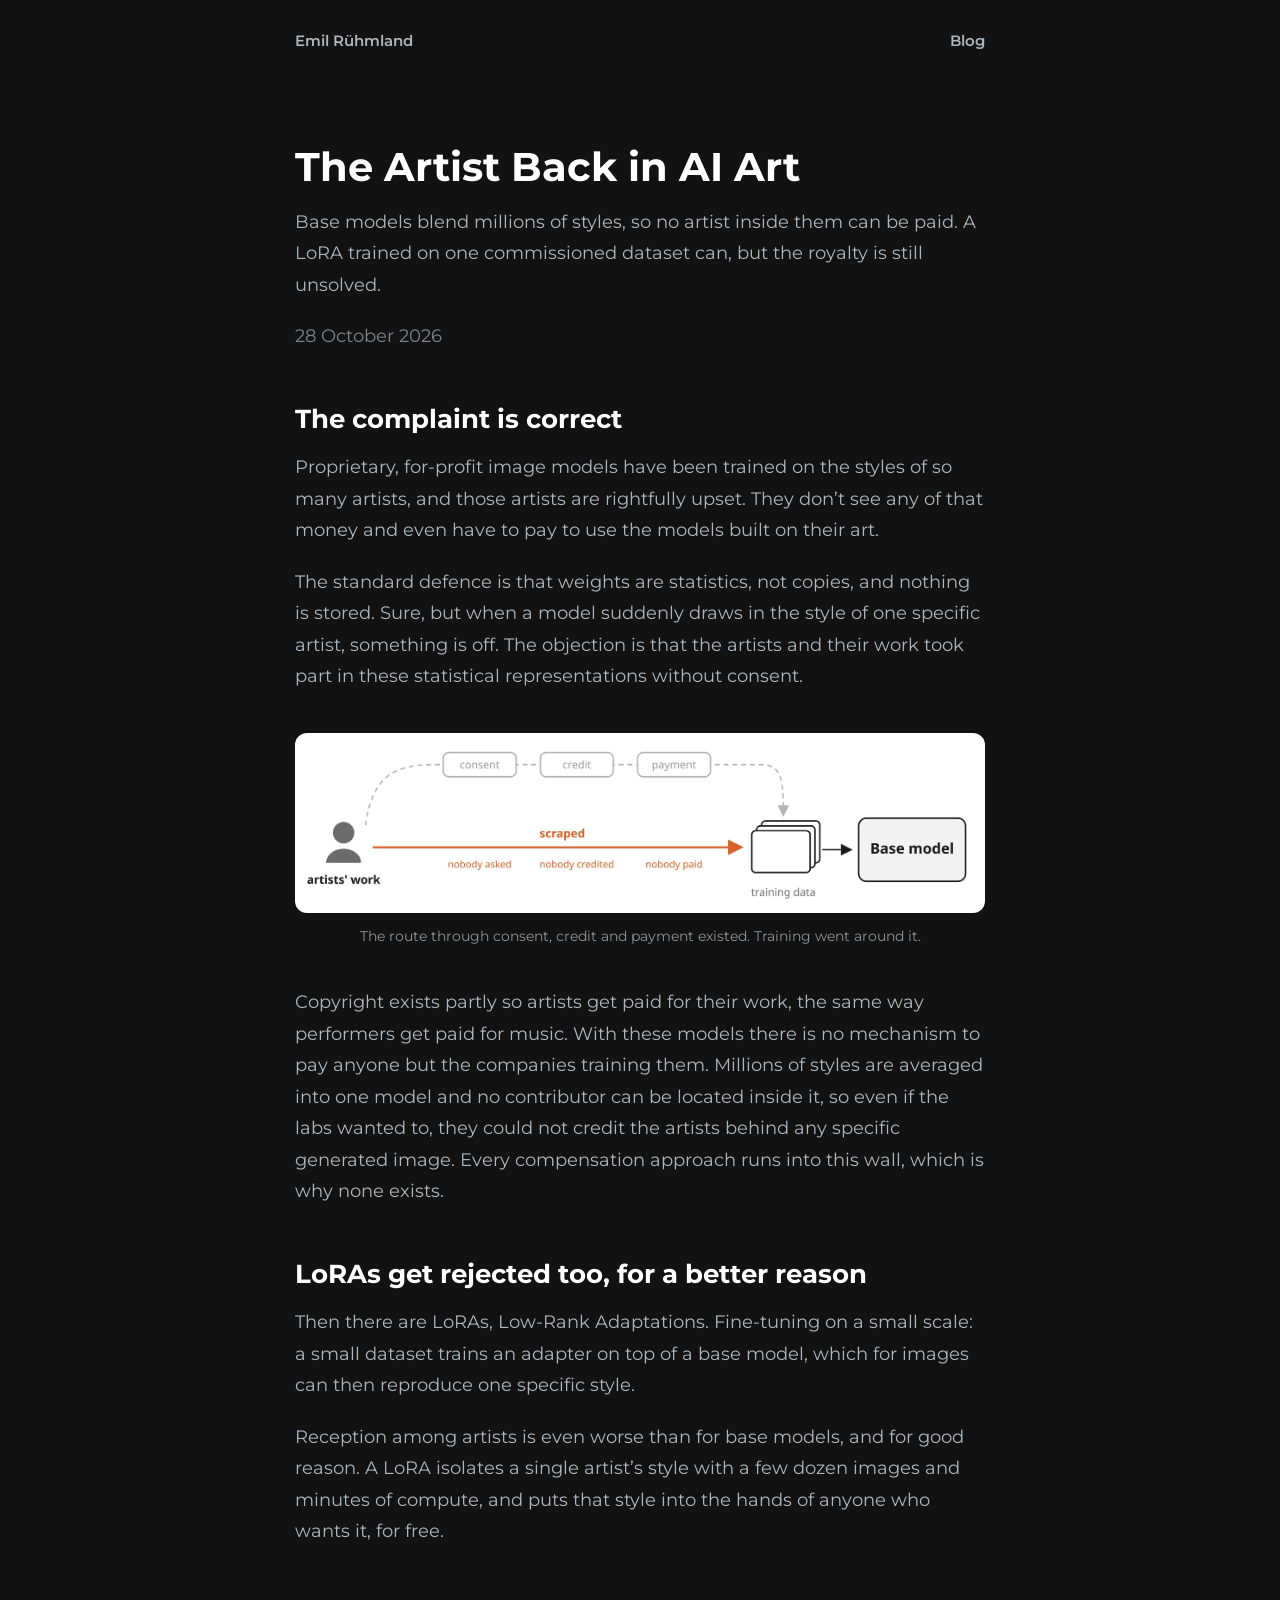
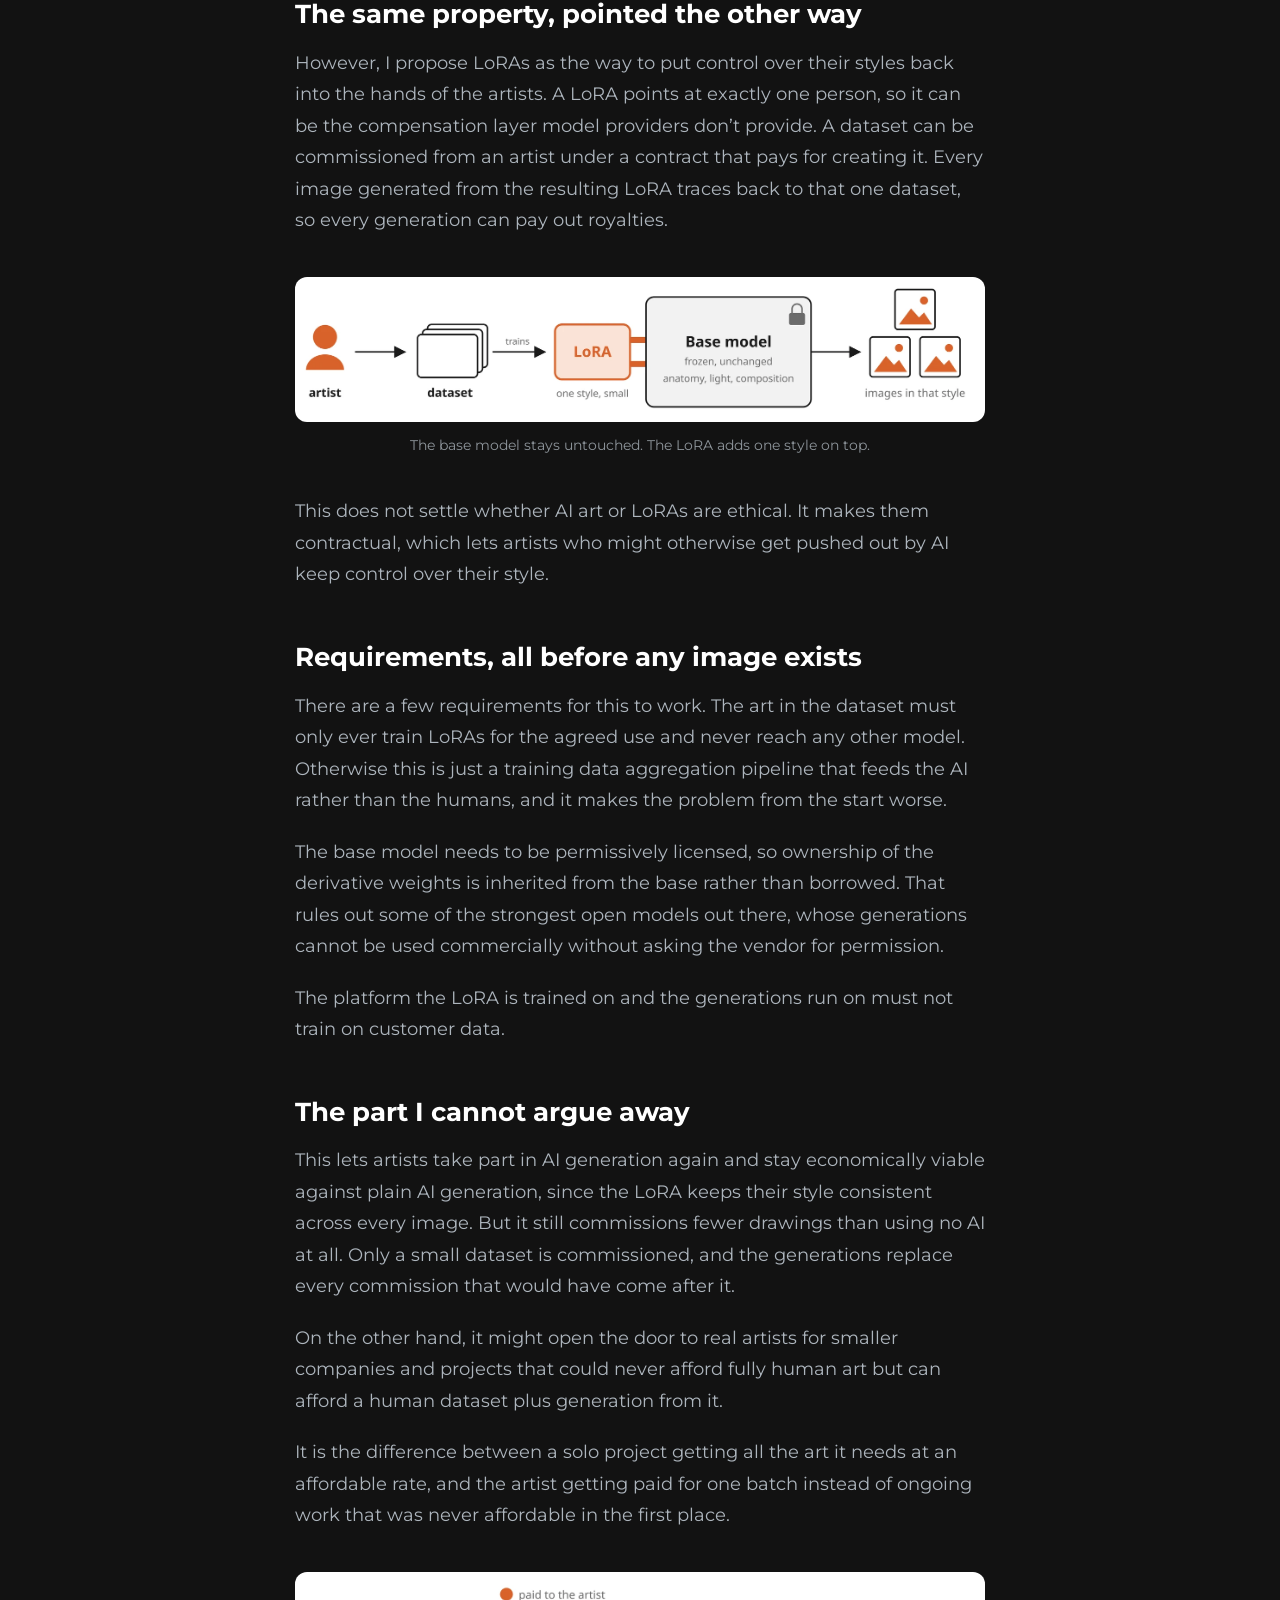
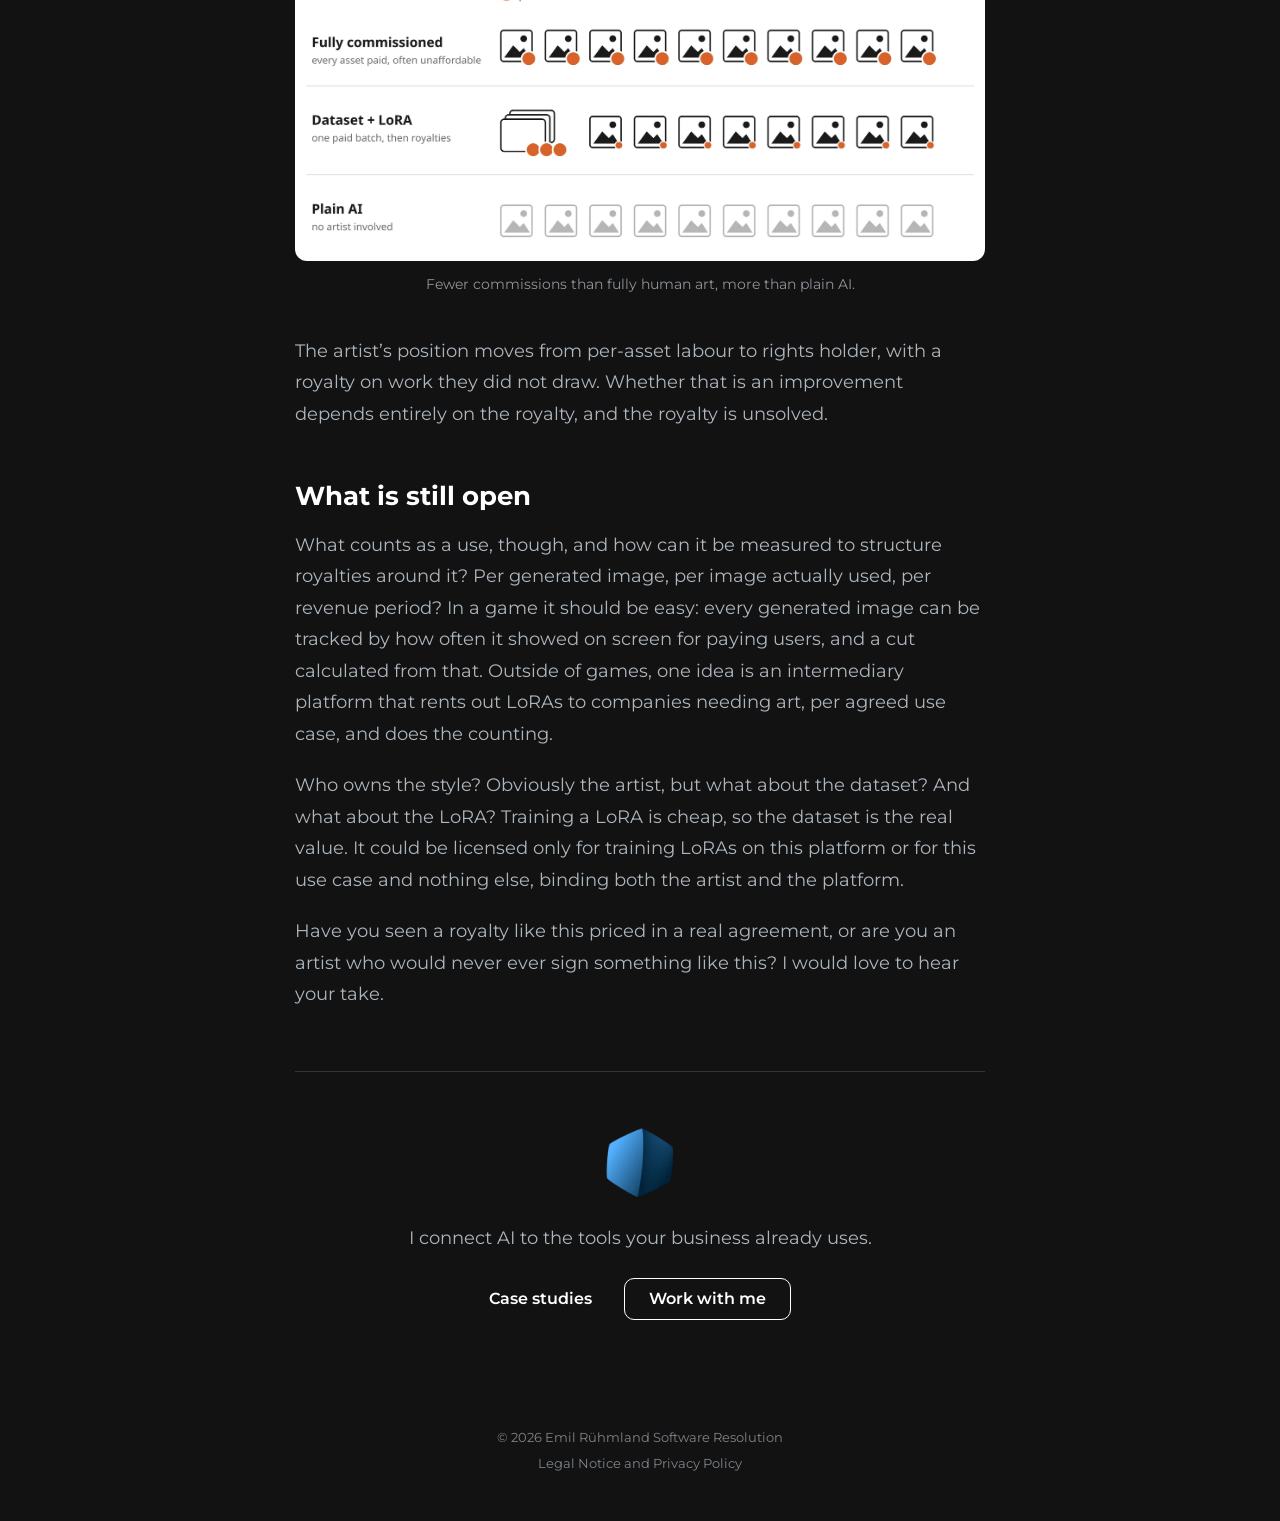
<file: blog/the-artist-back-in-ai-art.html>
<!DOCTYPE html>
<html lang="en">

<head>
  <meta charset="UTF-8" />
  <meta name="viewport" content="width=device-width, initial-scale=1.0" />
  <link rel="preload" href="/assets/fonts/montserrat-var.woff2" as="font" type="font/woff2" crossorigin />
  <link rel="stylesheet" href="/css/fonts.css" />

  <title>The Artist Back in AI Art | Emil Rühmland</title>

  <meta name="description"
    content="Base models blend millions of styles, so no artist inside them can be paid. A LoRA trained on one commissioned dataset can, but the royalty is still unsolved." />
  <meta name="author" content="Emil Rühmland" />
  <meta name="robots" content="index, follow" />

  <link rel="canonical" href="https://ruehmland.com/blog/the-artist-back-in-ai-art" />

  <!-- Open Graph -->
  <meta property="og:type" content="article" />
  <meta property="og:title" content="The Artist Back in AI Art" />
  <meta property="og:description"
    content="Base models blend millions of styles, so no artist inside them can be paid. A LoRA trained on one commissioned dataset can, but the royalty is still unsolved." />
  <meta property="og:url" content="https://ruehmland.com/blog/the-artist-back-in-ai-art" />
  <meta property="og:image" content="https://ruehmland.com/assets/blog/the-artist-back-in-ai-art/og.jpg" />
  <meta property="og:image:width" content="1200" />
  <meta property="og:image:height" content="630" />
  <meta property="og:locale" content="en_US" />
  <meta property="og:site_name" content="Emil Rühmland" />
  <meta property="article:published_time" content="2026-10-28" />
  <meta property="article:author" content="https://ruehmland.com/" />

  <!-- Twitter Card -->
  <meta name="twitter:card" content="summary_large_image" />
  <meta name="twitter:title" content="The Artist Back in AI Art" />
  <meta name="twitter:description"
    content="Base models blend millions of styles, so no artist inside them can be paid. A LoRA trained on one commissioned dataset can, but the royalty is still unsolved." />
  <meta name="twitter:image" content="https://ruehmland.com/assets/blog/the-artist-back-in-ai-art/og.jpg" />

  <link rel="icon" type="image/webp" href="/assets/active/favicon.webp" />
  <meta name="theme-color" content="#36d1dc" />

  <link rel="stylesheet" href="/css/main.css" />
  <link rel="stylesheet" href="/css/blog.css" />

  <script type="application/ld+json">
  {
    "@context": "https://schema.org",
    "@type": "BlogPosting",
    "headline": "The Artist Back in AI Art",
    "description": "Base models blend millions of styles, so no artist inside them can be paid. A LoRA trained on one commissioned dataset can, but the royalty is still unsolved.",
    "image": "https://ruehmland.com/assets/blog/the-artist-back-in-ai-art/og.jpg",
    "datePublished": "2026-10-28",
    "mainEntityOfPage": "https://ruehmland.com/blog/the-artist-back-in-ai-art",
    "author": {
      "@type": "Person",
      "@id": "https://ruehmland.com/#emil",
      "name": "Emil Rühmland",
      "url": "https://ruehmland.com/"
    }
  }
  </script>
</head>

<body>
  <nav class="blog-nav">
    <a href="/">Emil Rühmland</a>
    <a href="/blog/">Blog</a>
  </nav>

  <main>
    <article class="blog post">
      <h1 class="blog__title">The Artist Back in AI Art</h1>
      <p class="blog__subtitle">Base models blend millions of styles, so no artist inside them can be paid. A LoRA trained on one commissioned dataset can, but the royalty is still unsolved.</p>
      <p class="blog__meta"><time datetime="2026-10-28">28 October 2026</time></p>

      <h2 id="the-complaint-is-correct">The complaint is correct</h2>
      <p>Proprietary, for-profit image models have been trained on the styles of so many artists, and those artists are rightfully upset. They don’t see any of that money and even have to pay to use the models built on their art.</p>
      <p>The standard defence is that weights are statistics, not copies, and nothing is stored. Sure, but when a model suddenly draws in the style of one specific artist, something is off. The objection is that the artists and their work took part in these statistical representations without consent.</p>
      <figure>
        <img src="/assets/blog/the-artist-back-in-ai-art/1-base-model.webp"
          alt="Artists’ work goes straight into training data along a path labelled scraped, bypassing a dashed route through consent, credit and payment, then into a base model"
          width="1600" height="417" loading="lazy" />
        <figcaption>The route through consent, credit and payment existed. Training went around it.</figcaption>
      </figure>
      <p>Copyright exists partly so artists get paid for their work, the same way performers get paid for music. With these models there is no mechanism to pay anyone but the companies training them. Millions of styles are averaged into one model and no contributor can be located inside it, so even if the labs wanted to, they could not credit the artists behind any specific generated image. Every compensation approach runs into this wall, which is why none exists.</p>

      <h2 id="loras-get-rejected-too-for-a-better-reason">LoRAs get rejected too, for a better reason</h2>
      <p>Then there are LoRAs, Low-Rank Adaptations. Fine-tuning on a small scale: a small dataset trains an adapter on top of a base model, which for images can then reproduce one specific style.</p>
      <p>Reception among artists is even worse than for base models, and for good reason. A LoRA isolates a single artist’s style with a few dozen images and minutes of compute, and puts that style into the hands of anyone who wants it, for free.</p>

      <h2 id="the-same-property-pointed-the-other-way">The same property, pointed the other way</h2>
      <p>However, I propose LoRAs as the way to put control over their styles back into the hands of the artists. A LoRA points at exactly one person, so it can be the compensation layer model providers don’t provide. A dataset can be commissioned from an artist under a contract that pays for creating it. Every image generated from the resulting LoRA traces back to that one dataset, so every generation can pay out royalties.</p>
      <figure>
        <img src="/assets/blog/the-artist-back-in-ai-art/2-lora-plug.webp"
          alt="An artist’s dataset trains a small LoRA that plugs into a large frozen base model holding anatomy, light and composition, which together generate images in that one style"
          width="1600" height="337" loading="lazy" />
        <figcaption>The base model stays untouched. The LoRA adds one style on top.</figcaption>
      </figure>
      <p>This does not settle whether AI art or LoRAs are ethical. It makes them contractual, which lets artists who might otherwise get pushed out by AI keep control over their style.</p>

      <h2 id="requirements-all-before-any-image-exists">Requirements, all before any image exists</h2>
      <p>There are a few requirements for this to work. The art in the dataset must only ever train LoRAs for the agreed use and never reach any other model. Otherwise this is just a training data aggregation pipeline that feeds the AI rather than the humans, and it makes the problem from the start worse.</p>
      <p>The base model needs to be permissively licensed, so ownership of the derivative weights is inherited from the base rather than borrowed. That rules out some of the strongest open models out there, whose generations cannot be used commercially without asking the vendor for permission.</p>
      <p>The platform the LoRA is trained on and the generations run on must not train on customer data.</p>

      <h2 id="the-part-i-cannot-argue-away">The part I cannot argue away</h2>
      <p>This lets artists take part in AI generation again and stay economically viable against plain AI generation, since the LoRA keeps their style consistent across every image. But it still commissions fewer drawings than using no AI at all. Only a small dataset is commissioned, and the generations replace every commission that would have come after it.</p>
      <p>On the other hand, it might open the door to real artists for smaller companies and projects that could never afford fully human art but can afford a human dataset plus generation from it.</p>
      <p>It is the difference between a solo project getting all the art it needs at an affordable rate, and the artist getting paid for one batch instead of ongoing work that was never affordable in the first place.</p>
      <figure>
        <img src="/assets/blog/the-artist-back-in-ai-art/3-tradeoff.webp"
          alt="Three rows of ten assets. Fully commissioned: every asset carries a payment to the artist. Dataset plus LoRA: one paid batch, then a small royalty on each asset. Plain AI: faded assets with no payment"
          width="1600" height="671" loading="lazy" />
        <figcaption>Fewer commissions than fully human art, more than plain AI.</figcaption>
      </figure>
      <p>The artist’s position moves from per-asset labour to rights holder, with a royalty on work they did not draw. Whether that is an improvement depends entirely on the royalty, and the royalty is unsolved.</p>

      <h2 id="what-is-still-open">What is still open</h2>
      <p>What counts as a use, though, and how can it be measured to structure royalties around it? Per generated image, per image actually used, per revenue period? In a game it should be easy: every generated image can be tracked by how often it showed on screen for paying users, and a cut calculated from that. Outside of games, one idea is an intermediary platform that rents out LoRAs to companies needing art, per agreed use case, and does the counting.</p>
      <p>Who owns the style? Obviously the artist, but what about the dataset? And what about the LoRA? Training a LoRA is cheap, so the dataset is the real value. It could be licensed only for training LoRAs on this platform or for this use case and nothing else, binding both the artist and the platform.</p>
      <p>Have you seen a royalty like this priced in a real agreement, or are you an artist who would never ever sign something like this? I would love to hear your take.</p>

      <aside class="author">
        <a href="/" class="author__logo"><img src="/assets/active/logo-90.webp" alt="Emil Rühmland Software Resolution logo"
            width="90" height="90" loading="lazy" /></a>
        <p class="author__text">I connect AI to the tools your business already uses.</p>
        <p class="author__links">
          <a href="/#projects">Case studies</a>
          <a href="/#contact" class="cta-btn cta-btn--contact">Work with me</a>
        </p>
      </aside>
    </article>
  </main>

  <footer class="footer">
    <div class="container">
      <p class="footer__text">
        &copy; <span id="year"></span> Emil Rühmland Software Resolution
      </p>
      <p class="footer__text">
        <a href="/legal">Legal Notice</a> and
        <a href="/privacy">Privacy Policy</a>
      </p>
      <script>
        document.getElementById('year').textContent = new Date().getFullYear();
      </script>
    </div>
  </footer>
</body>

</html>
</file>
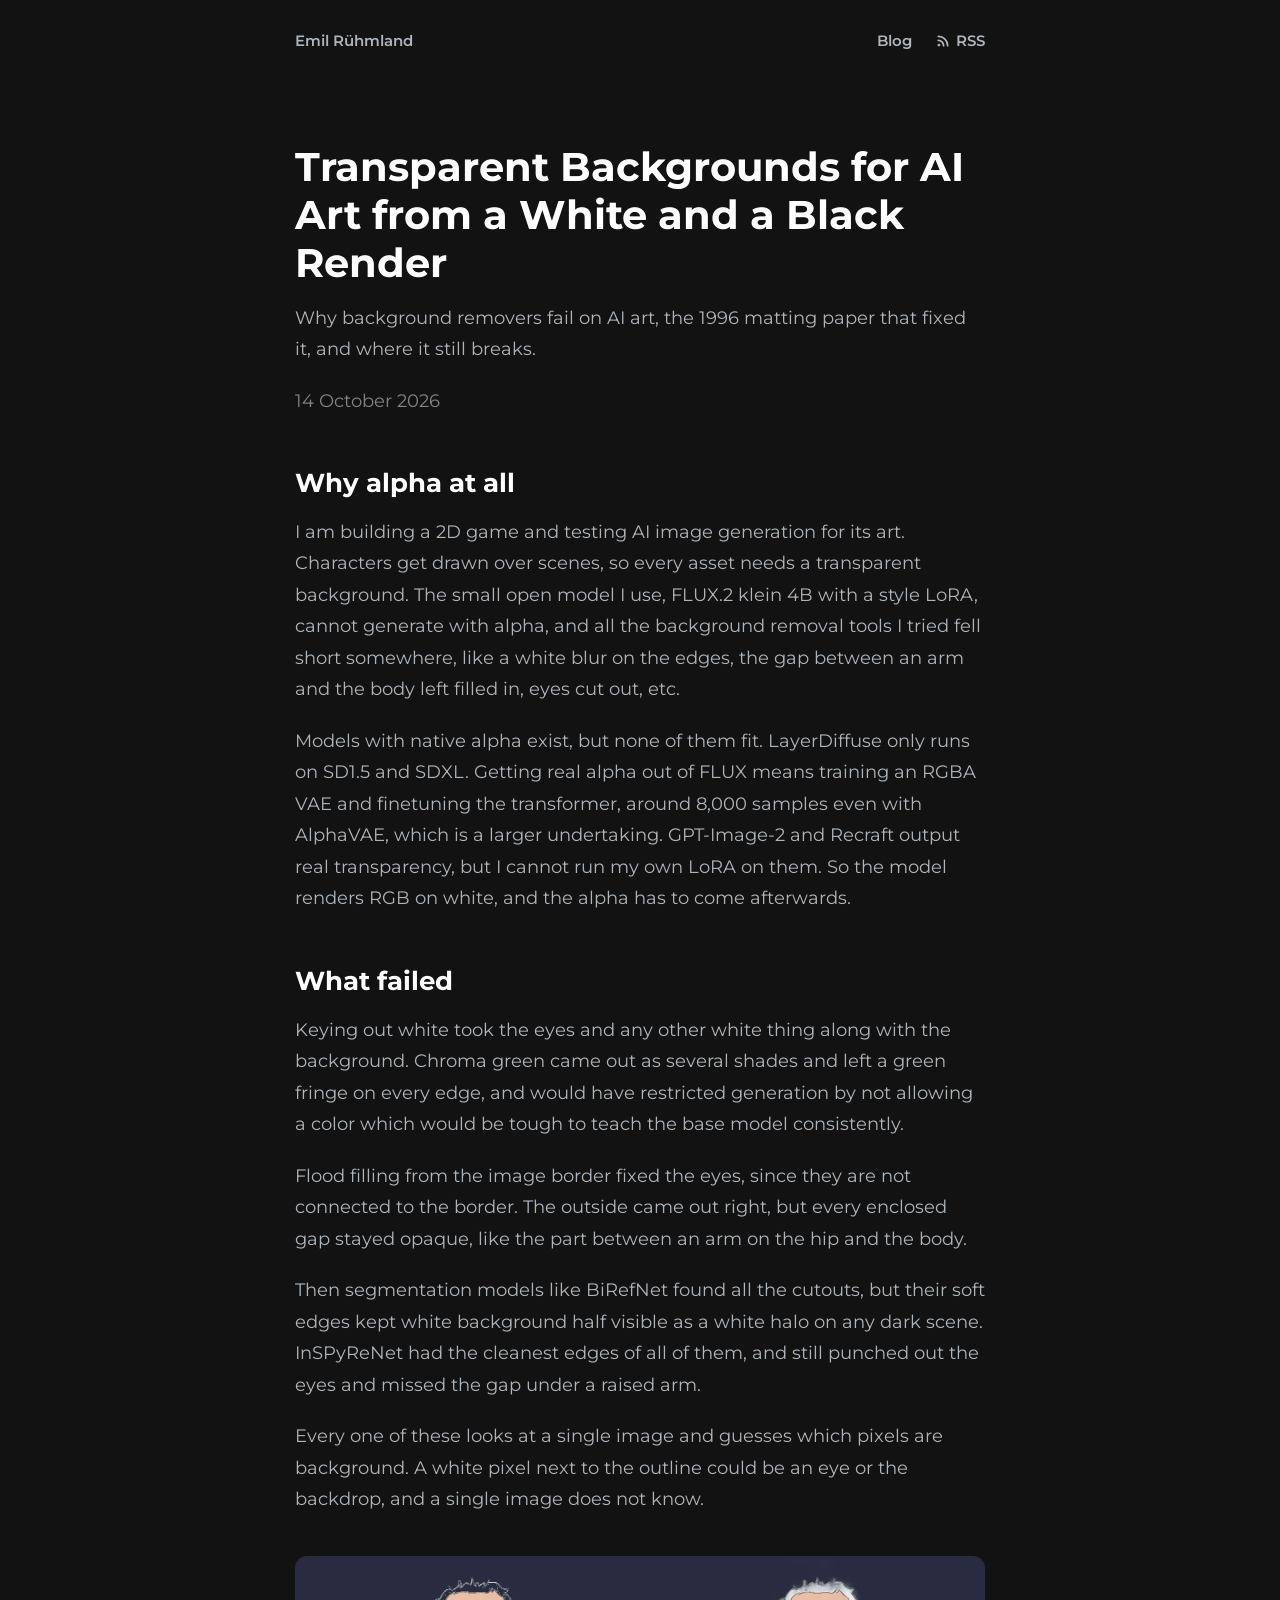
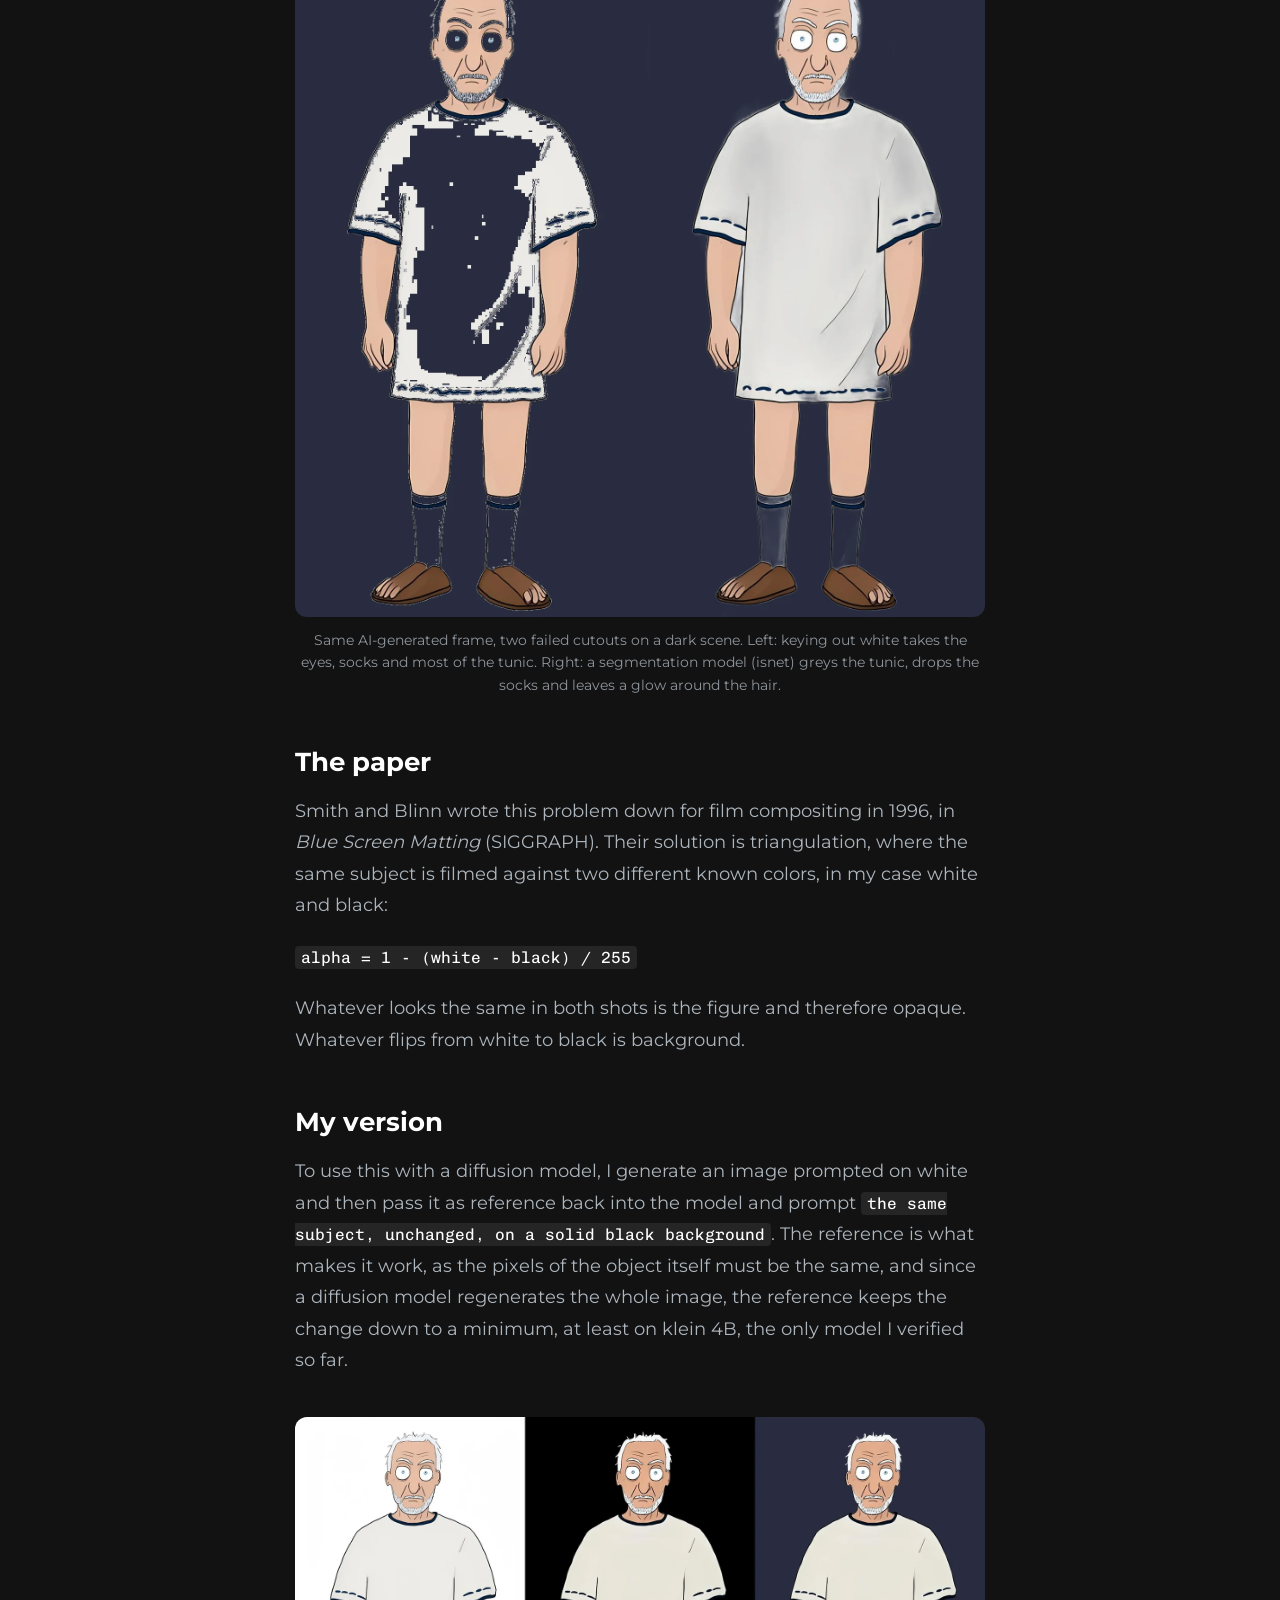
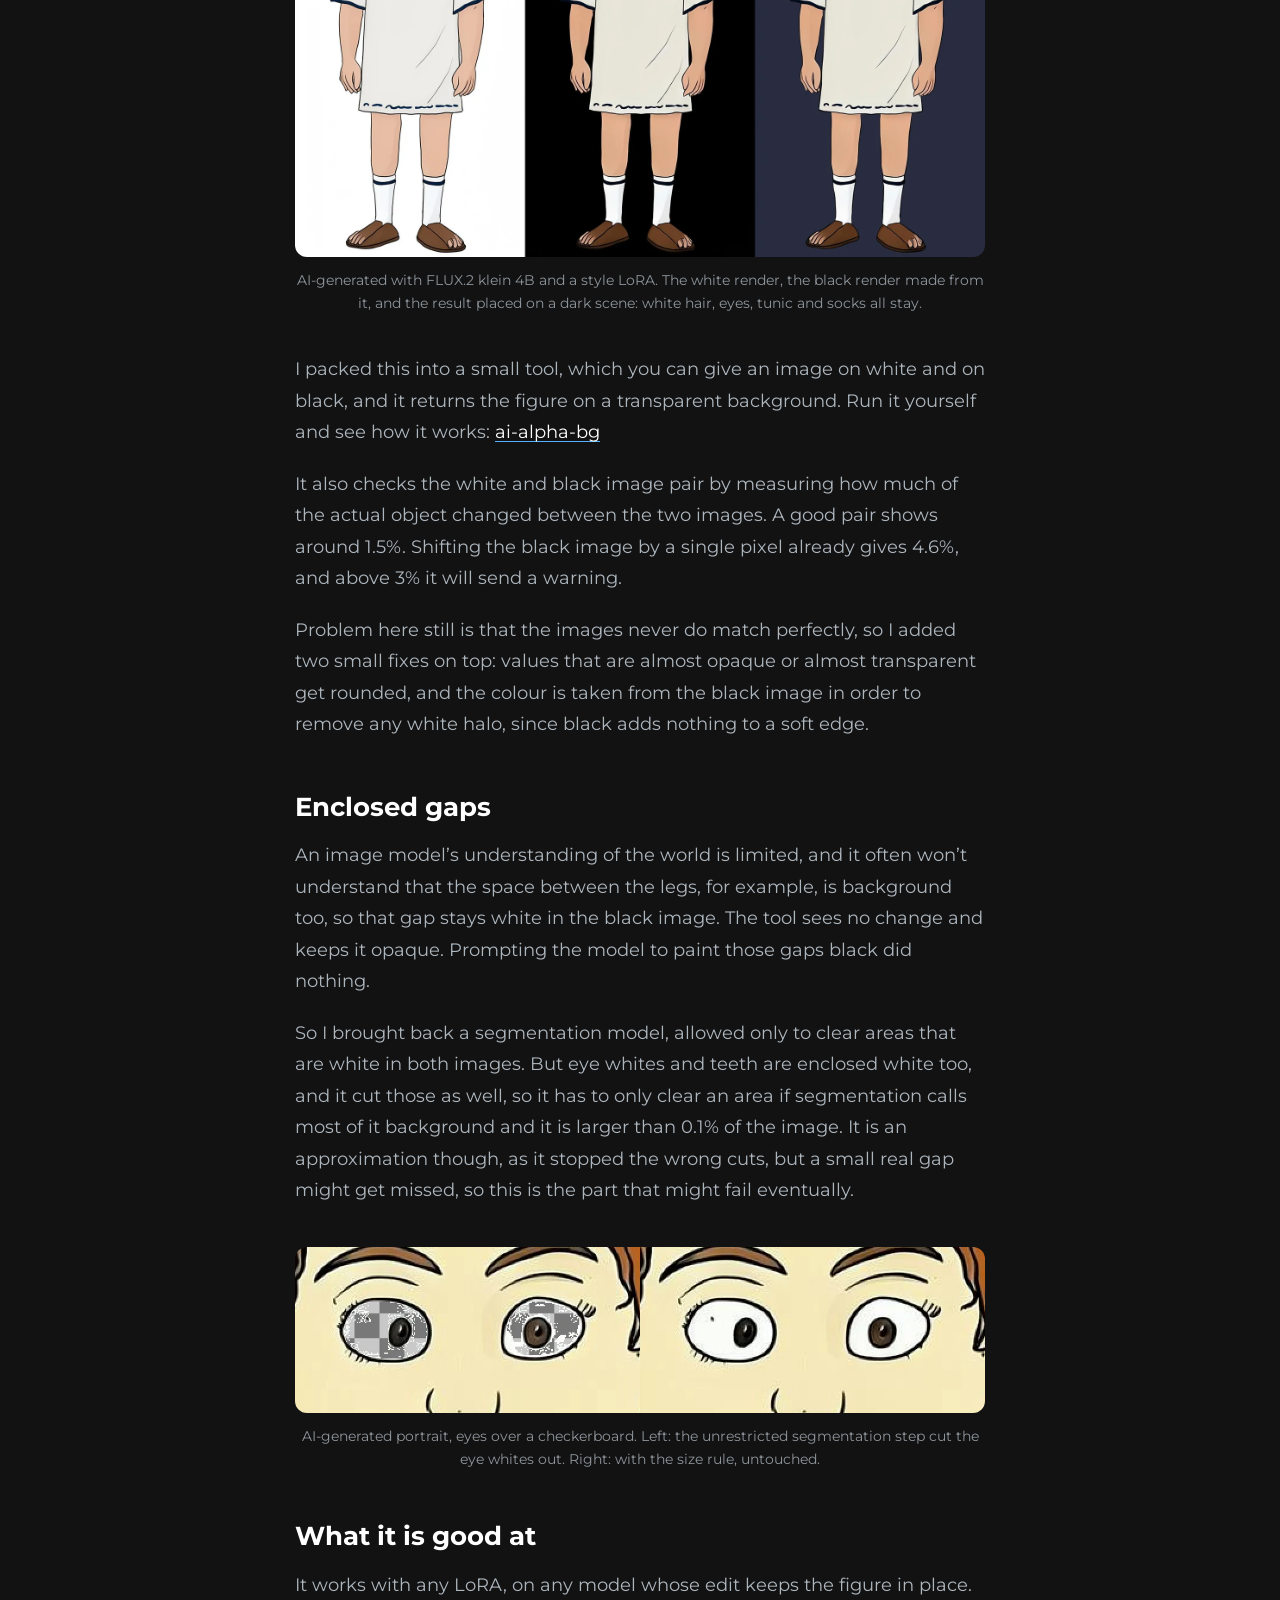
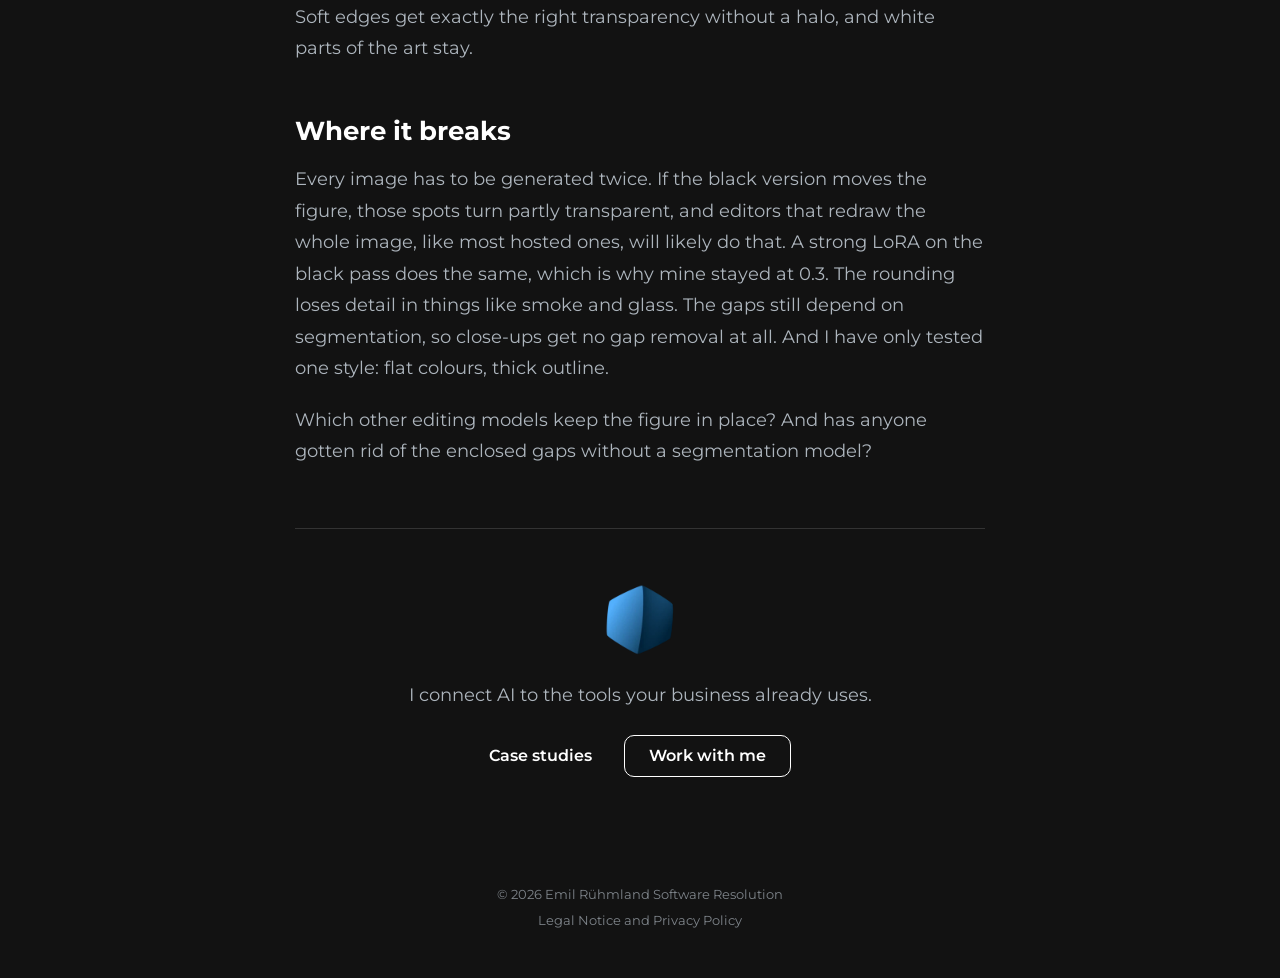
<file: blog/transparent-backgrounds-for-ai-art.html>
<!DOCTYPE html>
<html lang="en">

<head>
  <meta charset="UTF-8" />
  <meta name="viewport" content="width=device-width, initial-scale=1.0" />
  <link rel="preload" href="/assets/fonts/montserrat-var.woff2" as="font" type="font/woff2" crossorigin />
  <link rel="stylesheet" href="/css/fonts.css" />

  <title>Transparent Backgrounds for AI Art from a White and a Black Render | Emil Rühmland</title>

  <meta name="description"
    content="Why background removers fail on AI art, the 1996 matting paper that fixed it, and where it still breaks." />
  <meta name="author" content="Emil Rühmland" />
  <meta name="robots" content="index, follow" />

  <link rel="canonical" href="https://ruehmland.com/blog/transparent-backgrounds-for-ai-art" />
  <link rel="alternate" type="application/rss+xml" title="Emil Rühmland" href="/feed.xml" />

  <!-- Open Graph -->
  <meta property="og:type" content="article" />
  <meta property="og:title" content="Transparent Backgrounds for AI Art from a White and a Black Render" />
  <meta property="og:description"
    content="Why background removers fail on AI art, the 1996 matting paper that fixed it, and where it still breaks." />
  <meta property="og:url" content="https://ruehmland.com/blog/transparent-backgrounds-for-ai-art" />
  <meta property="og:image" content="https://ruehmland.com/assets/blog/transparent-backgrounds-for-ai-art/og.jpg" />
  <meta property="og:image:width" content="1200" />
  <meta property="og:image:height" content="630" />
  <meta property="og:locale" content="en_US" />
  <meta property="og:site_name" content="Emil Rühmland" />
  <meta property="article:published_time" content="2026-10-14" />
  <meta property="article:author" content="https://ruehmland.com/" />

  <!-- Twitter Card -->
  <meta name="twitter:card" content="summary_large_image" />
  <meta name="twitter:title" content="Transparent Backgrounds for AI Art from a White and a Black Render" />
  <meta name="twitter:description"
    content="Why background removers fail on AI art, the 1996 matting paper that fixed it, and where it still breaks." />
  <meta name="twitter:image" content="https://ruehmland.com/assets/blog/transparent-backgrounds-for-ai-art/og.jpg" />

  <link rel="icon" type="image/webp" href="/assets/active/favicon.webp" />
  <meta name="theme-color" content="#36d1dc" />

  <link rel="stylesheet" href="/css/main.css" />
  <link rel="stylesheet" href="/css/blog.css" />
  <script src="/js/feed.js" defer></script>

  <script type="application/ld+json">
  {
    "@context": "https://schema.org",
    "@type": "BlogPosting",
    "headline": "Transparent Backgrounds for AI Art from a White and a Black Render",
    "description": "Why background removers fail on AI art, the 1996 matting paper that fixed it, and where it still breaks.",
    "image": "https://ruehmland.com/assets/blog/transparent-backgrounds-for-ai-art/og.jpg",
    "datePublished": "2026-10-14",
    "mainEntityOfPage": "https://ruehmland.com/blog/transparent-backgrounds-for-ai-art",
    "author": {
      "@type": "Person",
      "@id": "https://ruehmland.com/#emil",
      "name": "Emil Rühmland",
      "url": "https://ruehmland.com/"
    }
  }
  </script>
</head>

<body>
  <nav class="blog-nav">
    <a href="/">Emil Rühmland</a>
    <div class="blog-nav__links">
      <a href="/blog/">Blog</a>
      <a class="blog-nav__feed" href="/feed.xml" title="Copy RSS feed URL">
        <svg viewBox="0 0 24 24" aria-hidden="true"><path d="M4 11a9 9 0 0 1 9 9" /><path d="M4 4a16 16 0 0 1 16 16" /><circle cx="5" cy="19" r="1" /></svg>
        <span>RSS</span>
      </a>
    </div>
  </nav>

  <main>
    <article class="blog post">
      <h1 class="blog__title">Transparent Backgrounds for AI Art from a White and a Black Render</h1>
      <p class="blog__subtitle">Why background removers fail on AI art, the 1996 matting paper that fixed it, and where
        it still breaks.</p>
      <p class="blog__meta"><time datetime="2026-10-14">14 October 2026</time></p>

      <h2 id="why-alpha-at-all">Why alpha at all</h2>
      <p>I am building a 2D game and testing AI image generation for its art. Characters get drawn over scenes, so every asset needs a transparent background. The small open model I use, FLUX.2 klein 4B with a style LoRA, cannot generate with alpha, and all the background removal tools I tried fell short somewhere, like a white blur on the edges, the gap between an arm and the body left filled in, eyes cut out, etc.</p>
      <p>Models with native alpha exist, but none of them fit. LayerDiffuse only runs on SD1.5 and SDXL. Getting real alpha out of FLUX means training an RGBA VAE and finetuning the transformer, around 8,000 samples even with AlphaVAE, which is a larger undertaking. GPT-Image-2 and Recraft output real transparency, but I cannot run my own LoRA on them. So the model renders RGB on white, and the alpha has to come afterwards.</p>

      <h2 id="what-failed">What failed</h2>
      <p>Keying out white took the eyes and any other white thing along with the background. Chroma green came out as several shades and left a green fringe on every edge, and would have restricted generation by not allowing a color which would be tough to teach the base model consistently.</p>
      <p>Flood filling from the image border fixed the eyes, since they are not connected to the border. The outside came out right, but every enclosed gap stayed opaque, like the part between an arm on the hip and the body.</p>
      <p>Then segmentation models like BiRefNet found all the cutouts, but their soft edges kept white background half visible as a white halo on any dark scene. InSPyReNet had the cleanest edges of all of them, and still punched out the eyes and missed the gap under a raised arm.</p>
      <p>Every one of these looks at a single image and guesses which pixels are background. A white pixel next to the outline could be an eye or the backdrop, and a single image does not know.</p>
      <figure>
        <img src="/assets/blog/transparent-backgrounds-for-ai-art/02-whitekey-segmentation-pair.webp"
          alt="Two failed cutouts of the same AI-generated character on a dark background" width="1536" height="1472"
          loading="lazy" />
        <figcaption>Same AI-generated frame, two failed cutouts on a dark scene. Left: keying out white takes the eyes, socks and most of the tunic. Right: a segmentation model (isnet) greys the tunic, drops the socks and leaves a glow around the hair.</figcaption>
      </figure>

      <h2 id="the-paper">The paper</h2>
      <p>Smith and Blinn wrote this problem down for film compositing in 1996, in <em>Blue Screen Matting</em> (SIGGRAPH). Their solution is triangulation, where the same subject is filmed against two different known colors, in my case white and black:</p>
      <p><code>alpha = 1 - (white - black) / 255</code></p>
      <p>Whatever looks the same in both shots is the figure and therefore opaque. Whatever flips from white to black is background.</p>

      <h2 id="my-version">My version</h2>
      <p>To use this with a diffusion model, I generate an image prompted on white and then pass it as reference back into the model and prompt <code>the same subject, unchanged, on a solid black background</code>. The reference is what makes it work, as the pixels of the object itself must be the same, and since a diffusion model regenerates the whole image, the reference keeps the change down to a minimum, at least on klein 4B, the only model I verified so far.</p>
      <figure>
        <img src="/assets/blog/transparent-backgrounds-for-ai-art/01-pair-and-result.webp"
          alt="The same AI-generated character on white, on black, and cut out on a dark background" width="1600"
          height="1022" loading="lazy" />
        <figcaption>AI-generated with FLUX.2 klein 4B and a style LoRA. The white render, the black render made from it, and the result placed on a dark scene: white hair, eyes, tunic and socks all stay.</figcaption>
      </figure>
      <p>I packed this into a small tool, which you can give an image on white and on black, and it returns the figure on a transparent background. Run it yourself and see how it works: <a href="https://github.com/emilrueh/ai-alpha-bg">ai-alpha-bg</a></p>
      <p>It also checks the white and black image pair by measuring how much of the actual object changed between the two images. A good pair shows around 1.5%. Shifting the black image by a single pixel already gives 4.6%, and above 3% it will send a warning.</p>
      <p>Problem here still is that the images never do match perfectly, so I added two small fixes on top: values that are almost opaque or almost transparent get rounded, and the colour is taken from the black image in order to remove any white halo, since black adds nothing to a soft edge.</p>

      <h2 id="enclosed-gaps">Enclosed gaps</h2>
      <p>An image model’s understanding of the world is limited, and it often won’t understand that the space between the legs, for example, is background too, so that gap stays white in the black image. The tool sees no change and keeps it opaque. Prompting the model to paint those gaps black did nothing.</p>
      <p>So I brought back a segmentation model, allowed only to clear areas that are white in both images. But eye whites and teeth are enclosed white too, and it cut those as well, so it has to only clear an area if segmentation calls most of it background and it is larger than 0.1% of the image. It is an approximation though, as it stopped the wrong cuts, but a small real gap might get missed, so this is the part that might fail eventually.</p>
      <figure>
        <img src="/assets/blog/transparent-backgrounds-for-ai-art/03-veto-eye-holes.webp"
          alt="Eye whites of an AI-generated character, cut out on the left and intact on the right" width="1160"
          height="280" loading="lazy" />
        <figcaption>AI-generated portrait, eyes over a checkerboard. Left: the unrestricted segmentation step cut the eye whites out. Right: with the size rule, untouched.</figcaption>
      </figure>

      <h2 id="what-it-is-good-at">What it is good at</h2>
      <p>It works with any LoRA, on any model whose edit keeps the figure in place. Soft edges get exactly the right transparency without a halo, and white parts of the art stay.</p>

      <h2 id="where-it-breaks">Where it breaks</h2>
      <p>Every image has to be generated twice. If the black version moves the figure, those spots turn partly transparent, and editors that redraw the whole image, like most hosted ones, will likely do that. A strong LoRA on the black pass does the same, which is why mine stayed at 0.3. The rounding loses detail in things like smoke and glass. The gaps still depend on segmentation, so close-ups get no gap removal at all. And I have only tested one style: flat colours, thick outline.</p>
      <p>Which other editing models keep the figure in place? And has anyone gotten rid of the enclosed gaps without a segmentation model?</p>

      <aside class="author">
        <a href="/" class="author__logo"><img src="/assets/active/logo-90.webp" alt="Emil Rühmland Software Resolution logo"
            width="90" height="90" loading="lazy" /></a>
        <p class="author__text">I connect AI to the tools your business already uses.</p>
        <p class="author__links">
          <a href="/#projects">Case studies</a>
          <a href="/#contact" class="cta-btn cta-btn--contact">Work with me</a>
        </p>
      </aside>
    </article>
  </main>

  <footer class="footer">
    <div class="container">
      <p class="footer__text">
        &copy; <span id="year"></span> Emil Rühmland Software Resolution
      </p>
      <p class="footer__text">
        <a href="/legal">Legal Notice</a> and
        <a href="/privacy">Privacy Policy</a>
      </p>
      <script>
        document.getElementById('year').textContent = new Date().getFullYear();
      </script>
    </div>
  </footer>
</body>

</html>
</file>
<file: css/main.css>
/* Montserrat loaded in HTML to avoid render-blocking @import */

@property --company-fade {
    syntax: '<color>';
    inherits: false;
    initial-value: white;
}

@property --highlight-fade {
    syntax: '<color>';
    inherits: false;
    initial-value: #adb5bd;
}

/* ==========================================================================
   1. CSS VARIABLES
   ========================================================================== */

:root {
    --bg-dark: #121212;
    --accent-light-blue: #54b0ff;
    --accent-dark-blue: #002239;
    --accent-middle: #002239;
    --text-white: #ffffff;
    --text-light-grey: #adb5bd;
}

/* ==========================================================================
   2. RESET & BASE
   ========================================================================== */

* {
    margin: 0;
    padding: 0;
    box-sizing: border-box;
    font-family: "Montserrat", sans-serif
}

html {
    font-size: 62.5%;
    scroll-behavior: smooth;
    overflow-x: clip;
}

#binary-canvas {
    position: fixed;
    top: 0;
    left: 0;
    z-index: -2;
    pointer-events: none;
    -webkit-mask-image: linear-gradient(to bottom, transparent 0%, black 8%, black 100%);
    mask-image: linear-gradient(to bottom, transparent 0%, black 8%, black 100%);
}

body {
    text-align: center;
    line-height: 1.5;
    background-color: var(--bg-dark);
}

/* ==========================================================================
   3. TYPOGRAPHY
   ========================================================================== */

h1 {
    font-weight: 700
}

p,
a {
    font-size: 1.6rem
}

a {
    text-decoration: none
}

a:hover {
    transition: all .3s ease-in-out
}

.section-title {
    margin-bottom: 4.5rem;
    font-size: 4rem
}

@media(max-width: 37.5em) {
    .section-title {
        font-size: 2.8rem
    }
}

.text-color-main {
    margin-left: 1rem;
    color: var(--accent-middle);
    -webkit-text-fill-color: var(--accent-middle)
}

@supports((-webkit-background-clip: text) or (background-clip: text)) or (-webkit-background-clip: text) {
    .text-color-main {
        background-image: linear-gradient(0deg, var(--accent-light-blue) 0%, var(--accent-light-blue) 100%);
        -webkit-background-clip: text;
        background-clip: text;
        -webkit-text-fill-color: rgba(0, 0, 0, 0);
        color: rgba(0, 0, 0, 0)
    }
}

@media(max-width: 48em) {
    .text-color-main {
        margin: 0;
        background-image: none;
        -webkit-text-fill-color: var(--accent-light-blue);
        color: var(--accent-light-blue);
        box-shadow: none
    }
}

.text-color-highlight {
    color: var(--text-light-grey);
    -webkit-text-fill-color: var(--text-light-grey)
}

@supports((-webkit-background-clip: text) or (background-clip: text)) or (-webkit-background-clip: text) {
    .text-color-highlight {
        --highlight-fade: #adb5bd;
        background-image: linear-gradient(135deg, var(--text-white) 30%, var(--highlight-fade) 100%);
        -webkit-background-clip: text;
        background-clip: text;
        -webkit-text-fill-color: rgba(0, 0, 0, 0);
        color: rgba(0, 0, 0, 0);
        transition: --highlight-fade 0.6s ease;
    }

    .text-color-highlight:hover {
        --highlight-fade: white;
    }
}


/* ==========================================================================
   4. LAYOUT
   ========================================================================== */

.mobile-break {
    display: none;
}

.desktop-break {
    display: inline;
}

@media(max-width: 45em) {
    .mobile-break {
        display: inline;
    }

    .desktop-break {
        display: none;
    }
}

section {
    padding: 5rem 0rem
}

@media(max-width: 45em) {
    section {
        border: none;
        padding-left: 1rem;
        padding-right: 1rem;
    }
}

section .row {
    display: grid;
    gap: 2rem;
    grid-template-columns: 1fr 2fr;
    grid-template-rows: 1fr;
    padding: 0 1.5rem
}

@media(max-width: 56.25em) {
    section .row {
        grid-template-columns: 1fr;
        grid-template-rows: auto
    }
}

@media(max-width: 37.5em) {
    section .row {
        padding: 0
    }
}

section .row p+p {
    margin-top: 1rem
}

section .row span {
    margin-top: 2rem
}

.container {
    width: 100%;
    padding: 0 1.5rem;
    margin: 0 auto;
    max-width: 1140px
}

@media(max-width: 75em) {
    .container {
        max-width: 960px;
        width: 100%
    }
}

@media(max-width: 56.25em) {
    .container {
        max-width: 720px;
        width: 100%;
        justify-content: center
    }
}

@media(max-width: 48em) {
    .container {
        max-width: 720px;
        width: 100%
    }
}

@media(max-width: 37.5em) {
    .container {
        max-width: 540px;
        width: 100%
    }
}

/* ==========================================================================
   5. BUTTONS
   ========================================================================== */

.cta-btn {
    margin-top: -1rem;
    display: inline-block;
    position: relative;
    padding: .8rem 1.6rem;
    font-weight: bold;
    line-height: 1;
    z-index: 1;
    overflow: hidden;
    border-radius: 3px;
    transition: all cubic-bezier(0.19, 1, 0.22, 1) .6s
}

.cta-btn::after {
    content: "";
    display: block;
    position: absolute;
    background-image: linear-gradient(135deg, var(--accent-light-blue) 0%, var(--accent-dark-blue) 100%);
    width: 0px;
    height: 100%;
    left: 0;
    top: 0;
    z-index: -1;
    transition: all cubic-bezier(0.19, 1, 0.22, 1) .6s
}

@media(max-width: 37.5em) {
    .cta-btn::after {
        width: 0;
        height: 0;
        background-image: none
    }
}

.cta-btn--contact {
    border-radius: 10px;
    margin-top: 1rem;
    align-self: center;
    color: #fff;
    border: 1px solid #fff
}

.cta-btn--contact::after {
    background: #fff;
    width: 100%;
    opacity: 0;
    transition: opacity 0.3s ease;
}

.cta-btn--contact:hover {
    color: #000;
    text-decoration: none;
    box-shadow: none;
    mix-blend-mode: screen;
    transition: color 0.3s;
}

@media(max-width: 37.5em) {
    .cta-btn--contact:hover {
        color: #fff
    }
}

.cta-btn--contact:hover::after {
    opacity: 1
}

/* ==========================================================================
   6. HERO SECTION
   ========================================================================== */

#hero {
    position: relative;
    min-height: 100vh;
    height: 100vh;
    display: flex;
    align-items: center;
    background-color: var(--bg-dark);
    font-weight: 400;
    color: #272341;
    padding: 0rem 5.6rem;
    top: 0;
    left: 0;
    bottom: 0;
    right: 0;
    line-height: 1.2;
}

@media(max-width: 56.25em) {
    #hero {
        justify-content: center
    }
}

@media(max-width: 37.5em) {
    #hero {
        padding: 0rem 1.6rem
    }
}

#hero .hero-title {
    font-size: 5.6rem;
    font-weight: 700;
    margin-bottom: 3.2rem;
    text-align: left;
    color: var(--text-white);
}

#hero .hero-title .name {
    margin: 0;
    font-size: 5.6rem;
    display: inline-block;
}

@media(max-width: 75em) {
    #hero .hero-title {
        font-size: 2.3rem;
        text-align: center;
    }
}

@media(max-width: 56.25em) {
    #hero .hero-title .name {
        font-size: 3.6rem;
        text-align: center
    }
}

@media(max-width: 37.5em) {
    #hero .hero-title .name {
        font-size: 3.5rem;
        line-height: 1.5
    }
}

@media(max-width: 20em) {
    #hero .hero-title {
        font-size: 2.8rem
    }
}

.company-name {
    display: block;
    font-size: 3.14rem;
    font-weight: 700;
    margin-top: 0.1rem;
    margin-left: 0rem;
    text-align: center;
    --company-fade: rgba(255, 255, 255, 0.6);
    background: linear-gradient(to bottom, #ffffffcf 21%, var(--company-fade) 96%);
    -webkit-background-clip: text;
    background-clip: text;
    -webkit-text-fill-color: transparent;
    color: transparent;
    animation: companyNameDim 0.8s ease-out 2s backwards;
    transition: --company-fade 0.6s ease;
}

.company-name:hover {
    --company-fade: white;
}

@keyframes companyNameDim {
    from {
        --company-fade: white;
    }

    to {
        --company-fade: rgba(255, 255, 255, 0.6);
    }
}

@media(max-width: 56.25em) {
    .company-name {
        font-size: 2.6rem;
        margin-left: 0;
    }
}

@media(max-width: 37.5em) {
    .company-name {
        font-size: 2rem;
        white-space: nowrap;
    }
}

@media(max-width: 48em) {
    .company-name {
        background: none;
        -webkit-background-clip: unset;
        background-clip: unset;
        -webkit-text-fill-color: rgba(255, 255, 255, 0.85);
        color: rgba(255, 255, 255, 0.85);
        animation: none;
    }
}

.hero-overlay {
    position: absolute;
    top: 90px;
    left: 0;
    width: 100%;
    bottom: 30px;
    z-index: 1;
}

.hero-content {
    display: flex;
    flex-direction: column;
    align-items: flex-start;
    position: relative;
    z-index: 2;
    padding-left: 6rem;
    pointer-events: none;
}

.hero-content .name,
.hero-content .company-name,
.hero-icons a,
.scroll-down-link {
    pointer-events: auto;
}

.hero-title-group {
    display: inline-flex;
    flex-direction: column;
    align-items: center;
}

.hero-icons {
    display: flex;
    gap: 3.2rem;
    margin-top: -1.2rem;
}

@keyframes iconFadeIn {
    from {
        opacity: 0;
    }

    to {
        opacity: 1;
    }
}

.hero-icons a {
    display: flex;
    align-items: center;
    justify-content: center;
    transition: all ease .2s;
    opacity: 0;
    animation: iconFadeIn 1s ease-out forwards;
}

.hero-icons a:first-child {
    animation-delay: 1.2s;
}

.hero-icons a:last-child {
    animation-delay: 1.3s;
}

.hero-icons a .icon {
    fill: url(#icon-gradient);
    transition: all ease-in-out .2s;
}

.hero-icons a[aria-label="email"] .icon {
    width: 3.6rem;
    height: 3.6rem;
}

.hero-icons a[aria-label="schedule a call"] .icon {
    width: 3.2rem;
    height: 3.2rem;
}

.hero-icons a:hover {
    transform: scale(1.1) translateY(-2px);
}

.hero-icons a:hover .icon {
    fill: var(--text-white);
}

@media(max-width: 48em) {
    .hero-content {
        align-items: center;
        text-align: center;
        position: relative;
        transform: translateY(-2rem);
        padding-left: 0;
        padding-right: 0;
    }

    #hero .hero-title {
        margin-bottom: 0;
    }

    .hero-icons {
        margin-top: 1.5rem;
    }
}

/* ==========================================================================
   7. ABOUT SECTION
   ========================================================================== */

#about {
    background-color: transparent;
    color: #00000000;
    height: 100%;
    -webkit-clip-path: polygon(0 0, 100% 0, 100% 80%, 0 100%);
    clip-path: polygon(0 0, 100% 0, 100% 80%, 0 100%);
    padding-bottom: 20%;
    position: relative;
}

@keyframes logoFloat {

    0%,
    100% {
        translate: 0 0;
        scale: 1;
    }

    50% {
        translate: 0 -6px;
        scale: 1.03;
    }
}

@media(max-width: 75em) {
    #about {
        height: 100%;
        -webkit-clip-path: none;
        clip-path: none;
        z-index: -1;
    }
}

#about .about-wrapper {
    color: var(--text-white);
    grid-template-columns: 1fr 1fr;
    margin-top: 9rem;
}

@media(max-width: 37.5em) {
    #about .about-wrapper {
        margin-top: -6rem;
        padding-bottom: 0;
        grid-template-columns: 1fr
    }
}

@media(min-width: 1024px) {
    #about {
        margin-top: 10rem;
        margin-right: 9rem;
        padding-top: 12rem;
    }
}

#about .about-wrapper__image {
    margin-top: 2rem;
    display: flex;
    height: 90%;
    align-items: center;
    justify-content: center;
}

#about .about-wrapper__image img {
    max-width: 350px;
    width: 100%;
    height: auto;
    transition: translate 0.8s cubic-bezier(0.25, 0.1, 0.25, 1), scale 0.8s cubic-bezier(0.25, 0.1, 0.25, 1);
}

#about .about-wrapper__image img:hover {
    translate: 0 -8px;
    scale: 1.05;
}

@media (max-width: 48em) {
    #about .about-wrapper__image {
        display: none;
    }
}

#about .about-wrapper__info {
    display: flex;
    height: 97%;
    justify-content: center;
    flex-direction: column;
    text-align: left;
    padding-top: 3rem;
}

#about .about-wrapper__info p {
    line-height: 2.9rem;
    padding-bottom: 2rem;
    font-size: 1.9rem;
    letter-spacing: 0.03em;
}

#about .about-wrapper__info .section-title {
    margin-bottom: 2.5rem;
    line-height: 1.2;
}

@media(max-width: 37.5em) {
    #about .about-wrapper__info p {
        font-size: 1.6rem;
        line-height: 2.4rem;
    }
}

#about .about-wrapper__logo-inline {
    display: none;
}

@media(max-width: 48em) {
    #about .about-wrapper__info {
        align-items: center;
        text-align: center;
    }

    #about .about-wrapper__info .section-title {
        display: none;
    }

    #about .about-wrapper__logo-inline {
        display: block;
        width: 90px;
        height: auto;
        margin: 6rem 0 0 0;
        animation: logoFloat 4s ease-in-out infinite;
    }
}


/* ==========================================================================
   7b. SERVICES SECTION
   ========================================================================== */

#services {
    background-color: transparent;
    padding: 5rem 0 30rem;
    /* margin-top: -12rem; */
}

#services .section-title {
    margin-bottom: 6rem;
    text-align: center;
    color: var(--text-white);
}

.services-grid {
    display: grid;
    grid-template-columns: 1fr 1fr;
    gap: 5rem;
    max-width: 1100px;
    margin: 0 auto;
}

.service-card {
    display: grid;
    grid-template-columns: 1fr 2fr;
    gap: 2rem;
    align-items: center;
}

.service-card__image {
    display: flex;
    align-items: center;
    justify-content: center;
    transform-style: preserve-3d;
}

.service-icon {
    display: block;
    width: 100px;
    height: 100px;
    fill: url(#service-icon-gradient);
}

.service-card__info {
    text-align: left;
}

.service-card__title {
    font-size: 2.2rem;
    color: var(--text-white);
    margin-bottom: 1rem;
    font-weight: 700;
}

.service-card__desc {
    font-size: 1.6rem;
    color: var(--text-light-grey);
    line-height: 1.7;
}

@media (max-width: 48em) {
    #services {
        padding: 0rem 0 6rem;
    }

    #services .section-title {
        display: none;
    }

    .services-grid {
        grid-template-columns: 1fr;
        gap: 3rem;
        padding: 0 2rem;
    }

    .service-card {
        grid-template-columns: 1fr;
        text-align: center;
    }

    .service-card__image {
        display: none;
    }

    .service-card__info {
        text-align: center;
    }
}

/* ==========================================================================
   8. CONTACT SECTION
   ========================================================================== */

#contact {
    position: relative;
    -webkit-clip-path: polygon(0 15vh, 100% 0, 100% 100%, 0 100%);
    clip-path: polygon(0 15vh, 100% 0, 100% 100%, 0 100%);
    padding: 16rem 0 10rem 0;
    margin-top: -6rem;
    margin-bottom: -1px;
    color: #fff;
    overflow: hidden;
}

#contact::before {
    content: "";
    position: absolute;
    width: 200vmax;
    height: 200vmax;
    left: 50%;
    top: 50%;
    margin-left: -100vmax;
    margin-top: -100vmax;
    border-radius: 50%;
    background-image: linear-gradient(0deg, var(--accent-light-blue) 0%, var(--accent-dark-blue) 80%);
    z-index: -1;
    animation: gradientTilt 12s linear infinite;
}

@keyframes gradientTilt {
    0% {
        transform: rotate(0deg);
    }

    100% {
        transform: rotate(360deg);
    }
}

@media(max-width: 45em) {
    #contact {
        padding: 15rem 0 4rem 0;
        margin-top: 0;
        -webkit-clip-path: polygon(0 8vh, 100% 0, 100% 100%, 0 100%);
        clip-path: polygon(0 8vh, 100% 0, 100% 100%, 0 100%)
    }

    #contact::before {
        width: 100%;
        height: 100%;
        left: 0;
        top: 0;
        margin: 0;
        border-radius: 0;
        animation: none;
    }
}

#contact>.container {
    position: relative;
    z-index: 1;
}

#contact .contact-wrapper {
    margin-top: -3.2rem;
    padding: 0 2rem;
    -webkit-backface-visibility: hidden;
    backface-visibility: hidden
}

#contact .contact-wrapper__text {
    margin-top: -0.6rem;
    margin-bottom: 2.8rem;
    font-size: 3.2rem
}

#contact .contact-wrapper a {
    margin-top: 0.1rem;
    font-size: 3.6rem
}


@media(max-width: 45em) {

    #contact .contact-wrapper__text {
        font-size: 2rem;
        line-height: 1.5;
    }

    #contact .contact-wrapper {
        display: flex;
        flex-direction: column;
        align-items: center;
    }

    #contact .contact-wrapper a {
        font-size: 2.2rem;
        line-height: 1.2;
        margin-top: -0.6rem;
        width: fit-content;
        margin-left: auto;
        margin-right: auto;
    }
}

/* ==========================================================================
   8a. PRICING TIERS
   ========================================================================== */

.pricing-grid {
    display: grid;
    grid-template-columns: repeat(3, 1fr);
    gap: 3rem;
    max-width: 1100px;
    margin: 0 auto;
    align-items: stretch;
}

.pricing-card {
    display: flex;
    flex-direction: column;
    text-align: left;
    padding: 3.5rem 3rem;
    border-radius: 28px;
    background: rgba(18, 18, 18, 0.72);
    border: 1px solid rgba(255, 255, 255, 0.14);
    transition: transform 0.4s cubic-bezier(0.19, 1, 0.22, 1);
    will-change: transform;
}

.pricing-card:hover {
    transform: scale(1.04);
}

.pricing-card__label {
    font-size: 1.3rem;
    letter-spacing: 0.18em;
    text-transform: uppercase;
    color: var(--accent-light-blue);
    margin-bottom: 1.6rem;
    font-weight: 700;
}

.pricing-card__title {
    font-size: 2.2rem;
    line-height: 1.25;
    color: var(--text-white);
    font-weight: 700;
    margin-bottom: 2.4rem;
}

.pricing-card__lead,
.pricing-card__desc {
    font-size: 1.6rem;
    line-height: 1.6;
    color: var(--text-light-grey);
}

.pricing-card__lead {
    margin: 0 0 1.5rem 0;
}

.pricing-card__desc {
    margin: 0 0 2.4rem 0;
}

.pricing-card__cta {
    display: block;
    width: 100%;
    margin-top: auto;
    text-align: center;
    font-size: 1.8rem;
    padding: 1.2rem 1.6rem;
}

@media (max-width: 62em) {
    .pricing-grid {
        grid-template-columns: 1fr;
        max-width: 480px;
        gap: 2.5rem;
        padding: 0 2rem;
    }
}

@media(max-width: 48em) {
    .hero-overlay {
        display: none;
    }
}

/* ==========================================================================
   9. FOOTER
   ========================================================================== */

.footer {
    padding: 4.8rem 0
}

.footer__text {
    font-size: 1.3rem;
    color: color-mix(in srgb, var(--text-light-grey) 70%, transparent);
    margin-top: 2rem;
}

.footer__text+.footer__text {
    margin-top: .6rem;
}

.footer__text a {
    font-size: 1.3rem;
    color: inherit;
    transition: all .2s ease-in-out;
    display: inline-block
}

.footer__text a:hover,
.footer__text a:active {
    color: #fff
}

@media(max-width: 45em) {
    .footer__text {
        margin-top: 3rem;
    }
}

.social-links {
    display: flex;
    justify-content: center
}

.social-links a {
    display: flex;
    flex-direction: column;
    justify-content: center;
    align-items: center;
    width: 5rem;
    height: 5rem;
    margin: 1.6rem 1.6rem;
    transition: all ease .2s
}

.social-links a .icon {
    width: 3rem;
    height: 3rem;
    fill: url(#icon-gradient);
    transition: all ease-in-out .2s
}

.social-links a:hover {
    transform: scale(1.1) translateY(-2px)
}

.social-links a:hover .icon {
    fill: var(--text-white)
}

.back-to-top .icon-angle-up {
    width: 2.4rem;
    height: 2.4rem;
    fill: url(#icon-gradient);
    margin: 1rem 0 1.6rem;
    transition: all 200ms ease;
    opacity: 21%;
}

.back-to-top:hover .icon-angle-up {
    transform: translateY(-2px);
    fill: var(--text-white);
    opacity: 100%
}

@media(max-width: 45em) {
    .back-to-top .icon-angle-up {
        margin-top: -1rem;
    }
}

/* ==========================================================================
   10. PROJECTS SECTION (disabled)
   ========================================================================== */

.cta-btn--projects {
    box-shadow: inset 1px 1px 2px 2px #00000000, inset -2px -2px #00000000;
    border: 2px solid rgba(255, 255, 255, 0)
}

@media(max-width: 37.5em) {
    .cta-btn--projects {
        border: none;
        box-shadow: 1.5px 1.5px 3px rgba(174, 174, 192, .4), -1px -1px 3px #fff
    }
}

.cta-btn--projects::after {
    border-radius: 10px;
    height: 310%;
    width: 150%;
    transform: translate(-98%, -25%) rotate(45deg);
}

.cta-btn--projects::after {
    transform: translate(-98%, -30%) rotate(45deg)
}

.cta-btn--projects:hover {
    box-shadow: none
}

.cta-btn--projects:hover::after {
    transform: translate(-12%, -30%) rotate(45deg)
}

#projects {
    background-color: transparent;
    color: #00000000;
    margin-top: -12rem;
    padding-top: 15rem;
    margin-bottom: 9rem;
}

#projects .section-title {
    color: var(--text-white);
    text-align: center;
    margin-bottom: 6rem;
}

@media(min-width: 75em) {
    #projects {
        padding-left: 9rem;
    }

    #projects .section-title {
        margin-left: -9rem;
    }
}

@media(max-width: 45em) {
    #projects {
        margin-top: -6rem;
        padding-top: 5rem;
        margin-bottom: 0;
    }
}

@media(max-width: 45em) {
    #projects {
        padding-bottom: 1px
    }
}

#projects .project-wrapper {
    margin-bottom: 15rem
}

@media(max-width: 37.5em) {
    #projects .project-wrapper {
        margin-bottom: 0rem
    }
}

#projects .project-wrapper .row {
    margin: 0;
    margin-bottom: 8rem
}

@media(max-width: 37.5em) {
    #projects .project-wrapper .row {
        margin-bottom: 0
    }
}

#projects .project-wrapper__text {
    color: var(--text-white);
    width: 100%;
    text-align: left
}

@media(max-width: 75em) {
    #projects .project-wrapper__text {
        margin-bottom: 4.8rem
    }
}

@media(max-width: 37.5em) {
    #projects .project-wrapper__text {
        margin-bottom: 2.5rem
    }
}

#projects .project-wrapper__text-title {
    font-weight: bold;
    margin-bottom: 1.8rem;
    font-size: 2.5rem;
}

@media(max-width: 45em) {
    #projects .project-wrapper__text-title {
        font-size: 2rem;
    }
}

@media(max-width: 37.5em) {

    #projects .project-wrapper__text,
    #projects .project-wrapper__text-title {
        text-align: center;
    }
}

#projects .project-wrapper__text-info {
    color: var(--text-light-grey);
    margin-bottom: 1.5rem;
}

#projects .project-wrapper__text-info a {
    color: var(--text-white);
}

#projects .project-wrapper__text-info a:hover {
    color: var(--accent-light-blue);
}

#projects .project-wrapper__text-btns {
    width: 100%;
    display: flex;
    align-items: center;
    flex-wrap: wrap
}

#projects .project-wrapper__image {
    width: 81%;
    margin: 0 auto
}

@media(max-width: 45em) {
    #projects .project-wrapper__image {
        width: 100%;
        margin-top: -4rem;
        margin-bottom: 6rem;
    }
}

#projects .project-wrapper__image .thumbnail {
    border: none;
    box-shadow: 12px 18px 42px -6px rgb(0, 0, 0);
    border-radius: 28px;
    transition: box-shadow 0.6s ease;
}

#projects .project-wrapper__image .thumbnail:hover {
    box-shadow: 9px 12px 30px -6px rgba(0, 0, 0, 0.6);
}

#projects .project-wrapper__image .thumbnail .img-fluid {
    width: 100%;
    height: auto;
    vertical-align: middle;
    border-radius: 28px
}

@media(max-width: 37.5em) {
    #projects .project-wrapper__image .thumbnail {
        box-shadow: none;
        margin-bottom: 3.2rem;
        transform: none
    }
}

/* ==========================================================================
   11. ANIMATIONS
   ========================================================================== */
</file>
<file: css/fonts.css>
@font-face {
  font-family: 'Montserrat';
  font-style: normal;
  font-weight: 400 700;
  font-display: swap;
  src: url('../assets/fonts/montserrat-var.woff2') format('woff2');
}

@font-face {
  font-family: 'Chivo Mono';
  font-style: normal;
  font-weight: 100 400;
  font-display: swap;
  src: url('../assets/fonts/chivomono-var.woff2') format('woff2');
}
</file>
<file: css/blog.css>
.blog-nav {
  display: flex;
  justify-content: space-between;
  align-items: center;
  max-width: 72rem;
  margin: 0 auto;
  padding: 3rem 1.5rem;
}

.blog-nav a {
  font-size: 1.5rem;
  font-weight: 600;
  color: var(--text-light-grey);
  transition: color .2s ease-in-out;
}

.blog-nav a:hover {
  color: var(--text-white);
}

.blog-nav__links {
  display: flex;
  align-items: center;
  gap: 2.4rem;
}

.blog-nav__feed {
  position: relative;
  display: inline-flex;
  align-items: center;
  gap: 0.6rem;
}

.blog-nav__feed::after {
  content: "Copied!";
  position: absolute;
  top: 100%;
  left: 50%;
  transform: translateX(-50%);
  font-size: 1.2rem;
  white-space: nowrap;
  color: var(--accent-light-blue);
  opacity: 0;
  pointer-events: none;
  transition: opacity .2s ease-in-out;
}

.blog-nav__feed.is-copied::after {
  opacity: 1;
}

.blog-nav__feed svg {
  width: 1.4rem;
  height: 1.4rem;
  fill: none;
  stroke: currentColor;
  stroke-width: 3;
  stroke-linecap: round;
}

.blog-nav__feed circle {
  fill: currentColor;
}

.blog-nav__feed.is-copied {
  pointer-events: none;
}

.blog {
  max-width: 72rem;
  margin: 0 auto;
  padding: 6rem 1.5rem 4rem;
  text-align: left;
  color: var(--text-light-grey);
}

.blog__title {
  font-size: 4rem;
  color: var(--text-white);
  line-height: 1.2;
  margin-bottom: 1.6rem;
}

.blog__subtitle {
  font-size: 2rem;
  line-height: 1.5;
  margin-bottom: 2rem;
}

.blog__meta {
  font-size: 1.4rem;
  color: color-mix(in srgb, var(--text-light-grey) 70%, transparent);
  margin-bottom: 5rem;
}

@media(max-width: 37.5em) {
  .blog {
    padding-top: 3rem;
  }

  .blog__title {
    font-size: 2.8rem;
  }

  .blog__subtitle {
    font-size: 1.7rem;
  }
}

/* Index */

.post-list {
  list-style: none;
}

.post-list__item {
  padding: 3rem 0;
  border-top: 1px solid rgba(255, 255, 255, 0.14);
}

.post-list__item a {
  display: block;
  font-size: 2.4rem;
  font-weight: 700;
  line-height: 1.3;
  color: var(--text-white);
  margin: 0.6rem 0 1rem;
  transition: color .2s ease-in-out;
}

.post-list__item a:hover {
  color: var(--accent-light-blue);
}

.post-list__item p {
  font-size: 1.7rem;
  line-height: 1.6;
}

.post-list__item time {
  font-size: 1.4rem;
  color: color-mix(in srgb, var(--text-light-grey) 70%, transparent);
}

/* Article body */

.post h2 {
  font-size: 2.6rem;
  color: var(--text-white);
  line-height: 1.3;
  margin: 5rem 0 1.6rem;
}

.post p {
  font-size: 1.8rem;
  line-height: 1.75;
  margin-bottom: 2rem;
}

.post a {
  font-size: inherit;
  color: var(--text-white);
  text-decoration: underline;
  text-decoration-color: var(--accent-light-blue);
  text-underline-offset: 0.3rem;
  transition: color .3s ease-in-out;
}

.post a:hover {
  color: var(--accent-light-blue);
}

.post code {
  font-family: "Chivo Mono", monospace;
  font-size: 0.9em;
  color: var(--text-white);
  background: rgba(255, 255, 255, 0.08);
  padding: 0.2rem 0.6rem;
  border-radius: 4px;
}

.post figure {
  margin: 4rem 0;
}

.post ul {
  margin: 0 0 2rem;
  padding-left: 2.4rem;
  list-style: disc;
}

.post li {
  font-size: 1.8rem;
  line-height: 1.75;
  margin-bottom: 0.6rem;
}

.post figure img {
  display: block;
  width: auto;
  max-width: 100%;
  height: auto;
  margin: 0 auto;
  border-radius: 12px;
}

.post figure.figure--small img {
  max-width: min(32rem, 100%);
}

.post figure.figure--tiny img {
  max-width: min(24rem, 100%);
}

.post figcaption {
  font-size: 1.4rem;
  line-height: 1.6;
  margin-top: 1.2rem;
  text-align: center;
  color: color-mix(in srgb, var(--text-light-grey) 80%, transparent);
}

/* Author block */

.author {
  margin-top: 6rem;
  padding-top: 5.5rem;
  text-align: center;
  border-top: 1px solid rgba(255, 255, 255, 0.14);
}

.author__logo {
  display: inline-block;
  margin-bottom: 2rem;
}

.author__logo img {
  display: block;
  width: 72px;
  height: 72px;
}

.post .author__text {
  margin-bottom: 2.4rem;
}

.post .author__links {
  display: flex;
  flex-wrap: wrap;
  justify-content: center;
  align-items: center;
  gap: 1.6rem 3.2rem;
  margin-bottom: 0;
}

.post .author__links a {
  font-size: 1.6rem;
  font-weight: 600;
  text-decoration: none;
}

.post .author__links a.cta-btn {
  margin: 0;
  padding: 1.2rem 2.4rem;
}

@media(min-width: 37.5em) {
  .post .author__links a.cta-btn:hover {
    color: #000;
  }
}

@media(max-width: 37.5em) {
  .post h2 {
    font-size: 2.2rem;
  }

  .post p {
    font-size: 1.6rem;
  }
}
</file>
<file: css/legal.css>
.legal .section-title {
  color: #fff;
  font-size: 3rem;
}

.legal h2 {
  color: #fff;
  font-size: 2.2rem;
  margin-top: 3.2rem;
  margin-bottom: 1rem;
}

.legal h3 {
  color: #fff;
  font-size: 1.8rem;
  margin-top: 2rem;
  margin-bottom: 0.6rem;
}

.legal h4 {
  color: #fff;
  font-size: 1.6rem;
  font-weight: 600;
  margin-top: 1.4rem;
  margin-bottom: 0.4rem;
}

.legal p {
  font-size: 1.4rem;
  margin-bottom: 0.6rem;
}

.legal ul {
  list-style: disc;
  padding-left: 2.4rem;
  margin-bottom: 0.8rem;
}

.legal li {
  font-size: 1.4rem;
  line-height: 1.8;
  margin-bottom: 0.3rem;
}

.legal a {
  color: var(--text-white);
}

.legal a:hover {
  opacity: 0.8;
}
</file>
